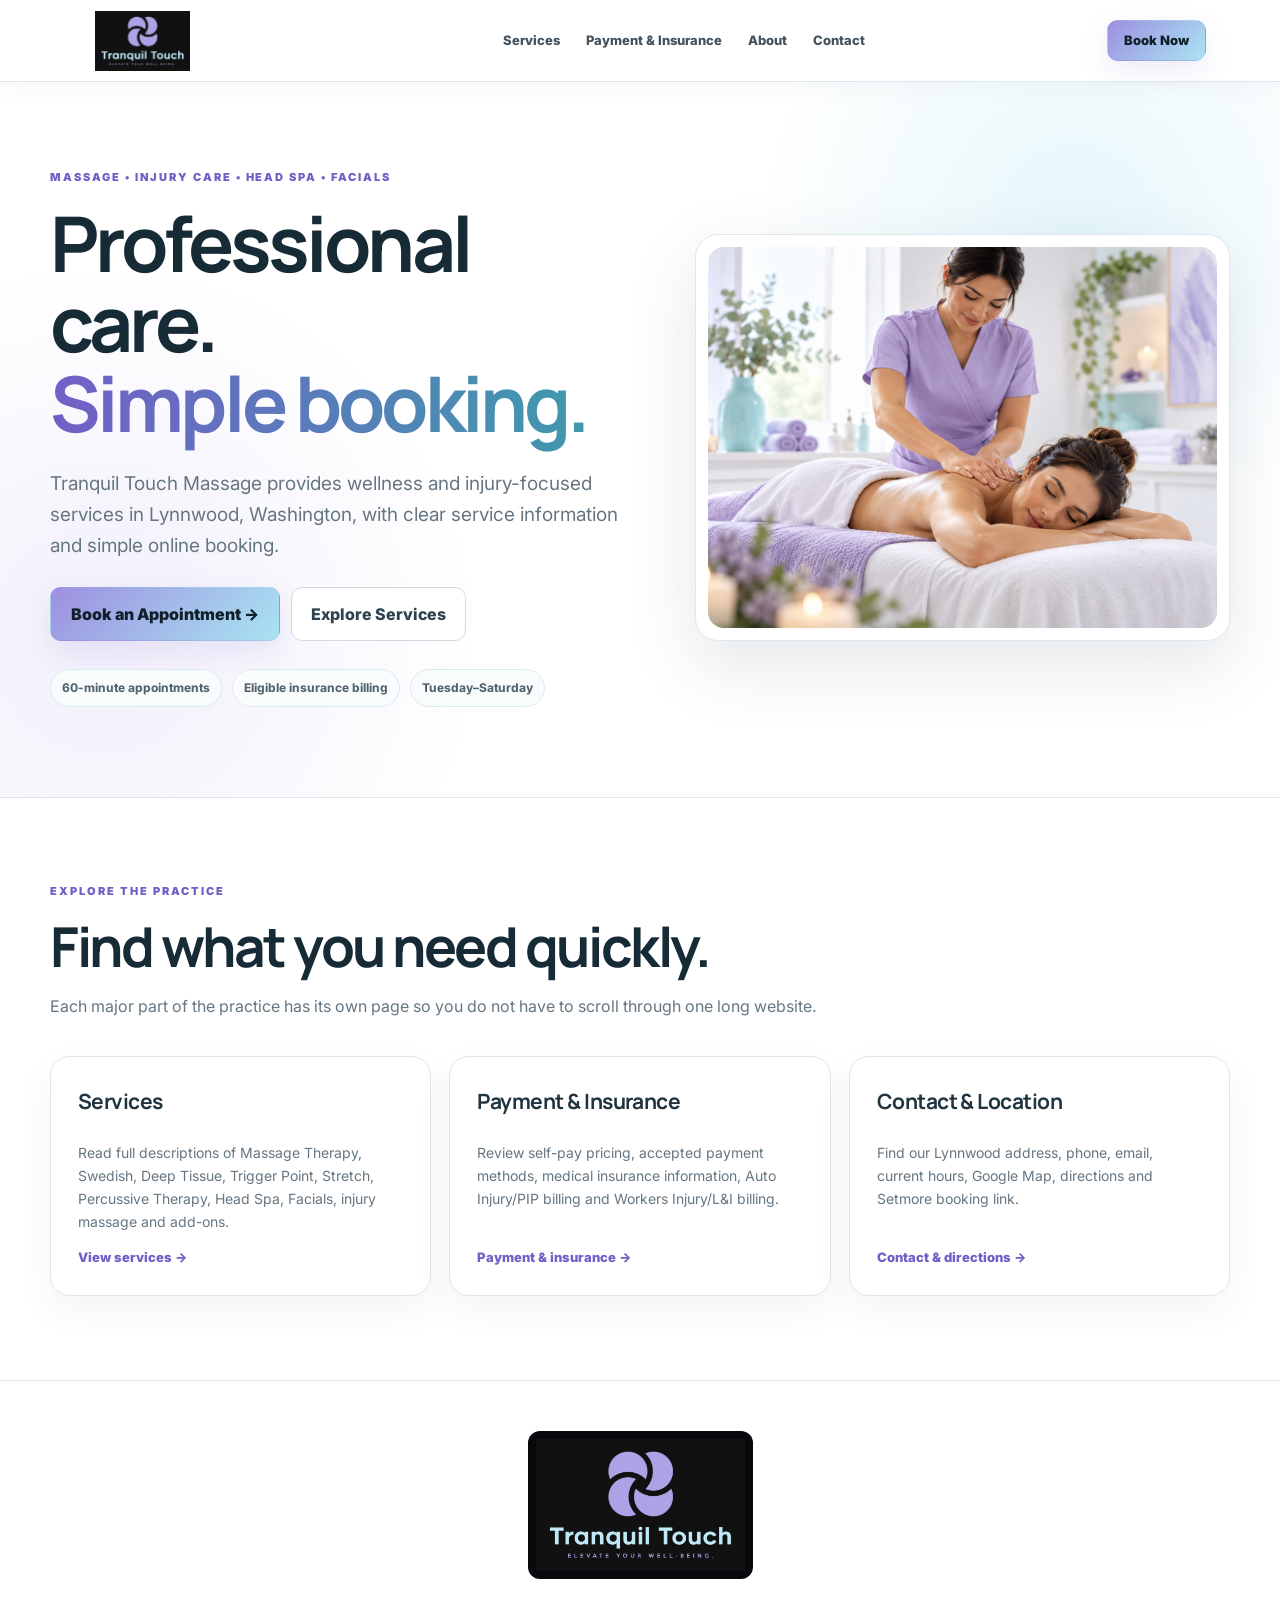
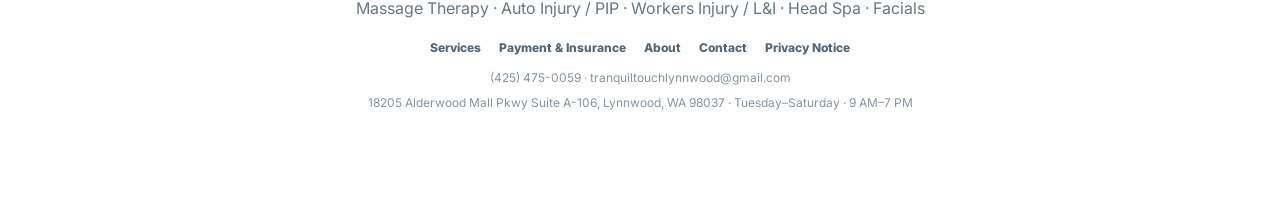
<file: index.html>
<!doctype html>
<html lang="en">
<head>
<meta charset="utf-8">
<meta name="viewport" content="width=device-width,initial-scale=1,viewport-fit=cover">
<title>Massage Therapy, Head Spa & Facials in Lynnwood, WA | Tranquil Touch</title>
<meta name="description" content="Tranquil Touch Massage in Lynnwood offers massage therapy, head spa treatments, facials, Auto Injury/PIP massage and Workers Injury/L&I massage.">
<meta name="robots" content="index,follow,max-image-preview:large,max-snippet:-1">
<meta name="theme-color" content="#ffffff">
<link rel="canonical" href="https://tranquiltouchlynnwood.com/">
<link rel="icon" href="favicon.png">
<link rel="preconnect" href="https://fonts.googleapis.com">
<link rel="preconnect" href="https://fonts.gstatic.com" crossorigin>
<link href="https://fonts.googleapis.com/css2?family=Inter:wght@400;500;600;700;800&family=Manrope:wght@600;700;800&display=swap" rel="stylesheet">
<link rel="stylesheet" href="styles.css">
<meta property="og:type" content="website">
<meta property="og:site_name" content="Tranquil Touch Massage">
<meta property="og:title" content="Massage Therapy, Head Spa & Facials in Lynnwood, WA | Tranquil Touch">
<meta property="og:description" content="Tranquil Touch Massage in Lynnwood offers massage therapy, head spa treatments, facials, Auto Injury/PIP massage and Workers Injury/L&I massage.">
<meta property="og:url" content="https://tranquiltouchlynnwood.com/">
<meta property="og:image" content="https://tranquiltouchlynnwood.com/massage-therapy-lynnwood.png">
<meta name="twitter:card" content="summary_large_image">
<meta name="twitter:title" content="Massage Therapy, Head Spa & Facials in Lynnwood, WA | Tranquil Touch">
<meta name="twitter:description" content="Tranquil Touch Massage in Lynnwood offers massage therapy, head spa treatments, facials, Auto Injury/PIP massage and Workers Injury/L&I massage.">
<meta name="twitter:image" content="https://tranquiltouchlynnwood.com/massage-therapy-lynnwood.png">
<script type="application/ld+json">
{
  "@context": "https://schema.org",
  "@graph": [
    {
      "@type": [
        "LocalBusiness",
        "HealthAndBeautyBusiness"
      ],
      "@id": "https://tranquiltouchlynnwood.com/#business",
      "name": "Tranquil Touch Massage",
      "url": "https://tranquiltouchlynnwood.com/",
      "telephone": "+14254750059",
      "email": "tranquiltouchlynnwood@gmail.com",
      "description": "Massage therapy, head spa, facials, auto injury/PIP massage and workers compensation/L&I massage in Lynnwood, Washington.",
      "logo": "https://tranquiltouchlynnwood.com/tranquil-touch-massage-lynnwood-logo.png",
      "image": "https://tranquiltouchlynnwood.com/massage-therapy-lynnwood.png",
      "priceRange": "$$",
      "address": {
        "@type": "PostalAddress",
        "streetAddress": "18205 Alderwood Mall Pkwy Suite A-106",
        "addressLocality": "Lynnwood",
        "addressRegion": "WA",
        "postalCode": "98037",
        "addressCountry": "US"
      },
      "openingHoursSpecification": [
        {
          "@type": "OpeningHoursSpecification",
          "dayOfWeek": [
            "Tuesday",
            "Wednesday",
            "Thursday",
            "Friday",
            "Saturday"
          ],
          "opens": "09:00",
          "closes": "19:00"
        }
      ]
    },
    {
      "@type": "WebSite",
      "@id": "https://tranquiltouchlynnwood.com/#website",
      "url": "https://tranquiltouchlynnwood.com/",
      "name": "Tranquil Touch Massage",
      "publisher": {
        "@id": "https://tranquiltouchlynnwood.com/#business"
      }
    }
  ]
}
</script>
</head>
<body>

<a class="skip-link" href="#main">Skip to content</a>
<header class="site-header">
  <a class="brand" href="index.html" aria-label="Tranquil Touch Massage home">
    <img src="tranquil-touch-massage-lynnwood-logo.png" width="768" height="484" alt="Tranquil Touch Massage logo">
  </a>
  <nav class="desktop-nav" aria-label="Main navigation"><a href="services.html">Services</a><a href="payment-insurance.html">Payment & Insurance</a><a href="about.html">About</a><a href="contact.html">Contact</a></nav>
  <a class="button button-small header-book" href="https://ttmassage.janeapp.com" target="_blank" rel="noopener">Book Now</a>
  <button class="menu" type="button" aria-label="Open navigation menu" aria-expanded="false"><span></span><span></span><span></span></button>
  <nav class="mobile-nav" aria-label="Mobile navigation"><a href="services.html">Services</a><a href="payment-insurance.html">Payment & Insurance</a><a href="about.html">About</a><a href="contact.html">Contact</a><a class="mobile-nav-book" href="https://ttmassage.janeapp.com" target="_blank" rel="noopener">Book Now</a></nav>
</header>

<main id="main">
<section class="hero">
  <div class="container hero-grid">
    <div class="reveal">
      <p class="eyebrow">MASSAGE • INJURY CARE • HEAD SPA • FACIALS</p>
      <h1>Professional care.<br><span>Simple booking.</span></h1>
      <p class="hero-lead">Tranquil Touch Massage provides wellness and injury-focused services in Lynnwood, Washington, with clear service information and simple online booking.</p>
      <div class="hero-actions"><a class="button" href="https://ttmassage.janeapp.com" target="_blank" rel="noopener">Book an Appointment →</a><a class="button-secondary" href="services.html">Explore Services</a></div>
      <div class="hero-trust"><span>60-minute appointments</span><span>Eligible insurance billing</span><span>Tuesday–Saturday</span></div>
    </div>
    <div class="hero-photo reveal">
      <img src="massage-therapy-lynnwood.png" alt="Massage therapy at Tranquil Touch Massage in Lynnwood Washington" decoding="async">
    </div>
  </div>
</section>
<section class="section">
  <div class="container">
    <div class="section-heading reveal"><p class="eyebrow">EXPLORE THE PRACTICE</p><h2>Find what you need quickly.</h2><p>Each major part of the practice has its own page so you do not have to scroll through one long website.</p></div>
    <div class="home-grid">
      <article class="home-card reveal"><h3>Services</h3><p>Read full descriptions of Massage Therapy, Swedish, Deep Tissue, Trigger Point, Stretch, Percussive Therapy, Head Spa, Facials, injury massage and add-ons.</p><a class="text-link" href="services.html">View services →</a></article>
      <article class="home-card reveal"><h3>Payment &amp; Insurance</h3><p>Review self-pay pricing, accepted payment methods, medical insurance information, Auto Injury/PIP billing and Workers Injury/L&amp;I billing.</p><a class="text-link" href="payment-insurance.html">Payment &amp; insurance →</a></article>
      <article class="home-card reveal"><h3>Contact &amp; Location</h3><p>Find our Lynnwood address, phone, email, current hours, Google Map, directions and Setmore booking link.</p><a class="text-link" href="contact.html">Contact &amp; directions →</a></article>
    </div>
  </div>
</section>
</main>

<footer class="footer">
  <div class="footer-logo"><img src="tranquil-touch-massage-lynnwood-logo.png" width="768" height="484" alt="Tranquil Touch Massage"></div>
  <p>Massage Therapy · Auto Injury / PIP · Workers Injury / L&amp;I · Head Spa · Facials</p>
  <nav class="footer-links" aria-label="Footer navigation"><a href="services.html">Services</a><a href="payment-insurance.html">Payment & Insurance</a><a href="about.html">About</a><a href="contact.html">Contact</a><a href="privacy.html">Privacy Notice</a></nav>
  <p class="footer-fine">(425) 475-0059 · tranquiltouchlynnwood@gmail.com</p>
  <p class="footer-fine">18205 Alderwood Mall Pkwy Suite A-106, Lynnwood, WA 98037 · Tuesday–Saturday · 9 AM–7 PM</p>
</footer>
<a class="mobile-book" href="https://ttmassage.janeapp.com" target="_blank" rel="noopener">Book Now</a>
<script src="script.js" defer></script>

</body></html>
</file>
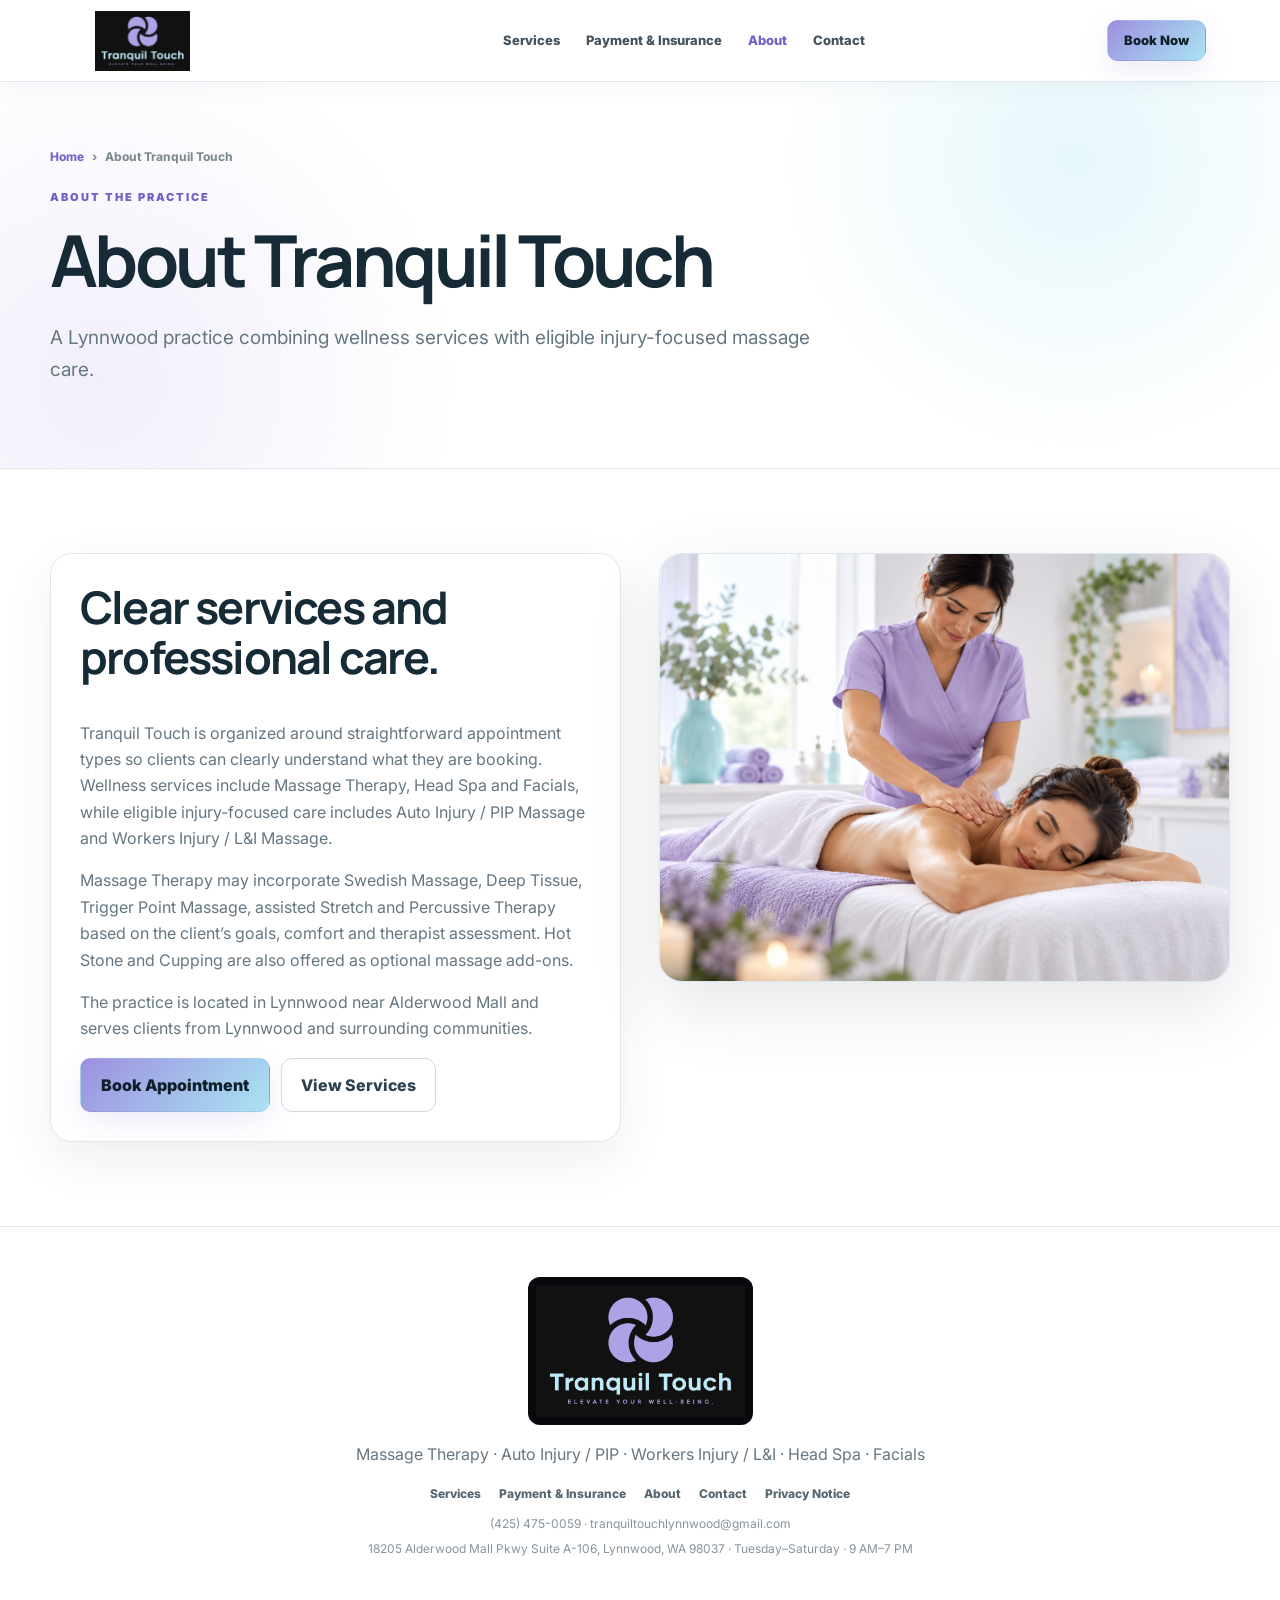
<file: about.html>
<!doctype html>
<html lang="en">
<head>
<meta charset="utf-8">
<meta name="viewport" content="width=device-width,initial-scale=1,viewport-fit=cover">
<title>About Tranquil Touch Massage | Lynnwood, WA</title>
<meta name="description" content="Learn about Tranquil Touch Massage in Lynnwood, offering Massage Therapy, Head Spa, Facials, injury-focused massage and multiple massage techniques.">
<meta name="robots" content="index,follow,max-image-preview:large,max-snippet:-1">
<meta name="theme-color" content="#ffffff">
<link rel="canonical" href="https://tranquiltouchlynnwood.com/about.html">
<link rel="icon" href="favicon.png">
<link rel="preconnect" href="https://fonts.googleapis.com">
<link rel="preconnect" href="https://fonts.gstatic.com" crossorigin>
<link href="https://fonts.googleapis.com/css2?family=Inter:wght@400;500;600;700;800&family=Manrope:wght@600;700;800&display=swap" rel="stylesheet">
<link rel="stylesheet" href="styles.css">
<meta property="og:type" content="website">
<meta property="og:site_name" content="Tranquil Touch Massage">
<meta property="og:title" content="About Tranquil Touch Massage | Lynnwood, WA">
<meta property="og:description" content="Learn about Tranquil Touch Massage in Lynnwood, offering Massage Therapy, Head Spa, Facials, injury-focused massage and multiple massage techniques.">
<meta property="og:url" content="https://tranquiltouchlynnwood.com/about.html">
<meta property="og:image" content="https://tranquiltouchlynnwood.com/massage-therapy-lynnwood.png">
<meta name="twitter:card" content="summary_large_image">
<meta name="twitter:title" content="About Tranquil Touch Massage | Lynnwood, WA">
<meta name="twitter:description" content="Learn about Tranquil Touch Massage in Lynnwood, offering Massage Therapy, Head Spa, Facials, injury-focused massage and multiple massage techniques.">
<meta name="twitter:image" content="https://tranquiltouchlynnwood.com/massage-therapy-lynnwood.png">
<script type="application/ld+json">
{
  "@context": "https://schema.org",
  "@type": "BreadcrumbList",
  "itemListElement": [
    {
      "@type": "ListItem",
      "position": 1,
      "name": "Home",
      "item": "https://tranquiltouchlynnwood.com/"
    },
    {
      "@type": "ListItem",
      "position": 2,
      "name": "About",
      "item": "https://tranquiltouchlynnwood.com/about.html"
    }
  ]
}
</script>
</head>
<body>
<a class="skip-link" href="#main">Skip to content</a>
<header class="site-header">
  <a class="brand" href="index.html" aria-label="Tranquil Touch Massage home">
    <img src="tranquil-touch-massage-lynnwood-logo.png" width="768" height="484" alt="Tranquil Touch Massage logo">
  </a>
  <nav class="desktop-nav" aria-label="Main navigation"><a href="services.html">Services</a><a href="payment-insurance.html">Payment & Insurance</a><a href="about.html" aria-current="page">About</a><a href="contact.html">Contact</a></nav>
  <a class="button button-small header-book" href="https://ttmassage.janeapp.com" target="_blank" rel="noopener">Book Now</a>
  <button class="menu" type="button" aria-label="Open navigation menu" aria-expanded="false"><span></span><span></span><span></span></button>
  <nav class="mobile-nav" aria-label="Mobile navigation"><a href="services.html">Services</a><a href="payment-insurance.html">Payment & Insurance</a><a href="about.html" aria-current="page">About</a><a href="contact.html">Contact</a><a class="mobile-nav-book" href="https://ttmassage.janeapp.com" target="_blank" rel="noopener">Book Now</a></nav>
</header>
<main id="main">
<section class="page-hero">
  <div class="container reveal">
    <nav class="breadcrumbs" aria-label="Breadcrumb"><a href="index.html">Home</a><span>›</span><span>About Tranquil Touch</span></nav>
    <p class="eyebrow">ABOUT THE PRACTICE</p>
    <h1>About Tranquil Touch</h1>
    <p class="page-lead">A Lynnwood practice combining wellness services with eligible injury-focused massage care.</p>
  </div>
</section>

<section class="section"><div class="container about-grid"><div class="about-card reveal"><h2>Clear services and professional care.</h2><p>Tranquil Touch is organized around straightforward appointment types so clients can clearly understand what they are booking. Wellness services include Massage Therapy, Head Spa and Facials, while eligible injury-focused care includes Auto Injury / PIP Massage and Workers Injury / L&amp;I Massage.</p><p>Massage Therapy may incorporate Swedish Massage, Deep Tissue, Trigger Point Massage, assisted Stretch and Percussive Therapy based on the client’s goals, comfort and therapist assessment. Hot Stone and Cupping are also offered as optional massage add-ons.</p><p>The practice is located in Lynnwood near Alderwood Mall and serves clients from Lynnwood and surrounding communities.</p><div class="hero-actions"><a class="button" href="https://ttmassage.janeapp.com" target="_blank" rel="noopener">Book Appointment</a><a class="button-secondary" href="services.html">View Services</a></div></div>
<div class="page-photo reveal"><img src="massage-therapy-lynnwood.png" alt="Massage therapy at Tranquil Touch Massage in Lynnwood" decoding="async" loading="lazy"></div></div></section></main>
<footer class="footer">
  <div class="footer-logo"><img src="tranquil-touch-massage-lynnwood-logo.png" width="768" height="484" alt="Tranquil Touch Massage"></div>
  <p>Massage Therapy · Auto Injury / PIP · Workers Injury / L&amp;I · Head Spa · Facials</p>
  <nav class="footer-links" aria-label="Footer navigation"><a href="services.html">Services</a><a href="payment-insurance.html">Payment & Insurance</a><a href="about.html">About</a><a href="contact.html">Contact</a><a href="privacy.html">Privacy Notice</a></nav>
  <p class="footer-fine">(425) 475-0059 · tranquiltouchlynnwood@gmail.com</p>
  <p class="footer-fine">18205 Alderwood Mall Pkwy Suite A-106, Lynnwood, WA 98037 · Tuesday–Saturday · 9 AM–7 PM</p>
</footer>
<a class="mobile-book" href="https://ttmassage.janeapp.com" target="_blank" rel="noopener">Book Now</a>
<script src="script.js" defer></script>
</body></html>
</file>
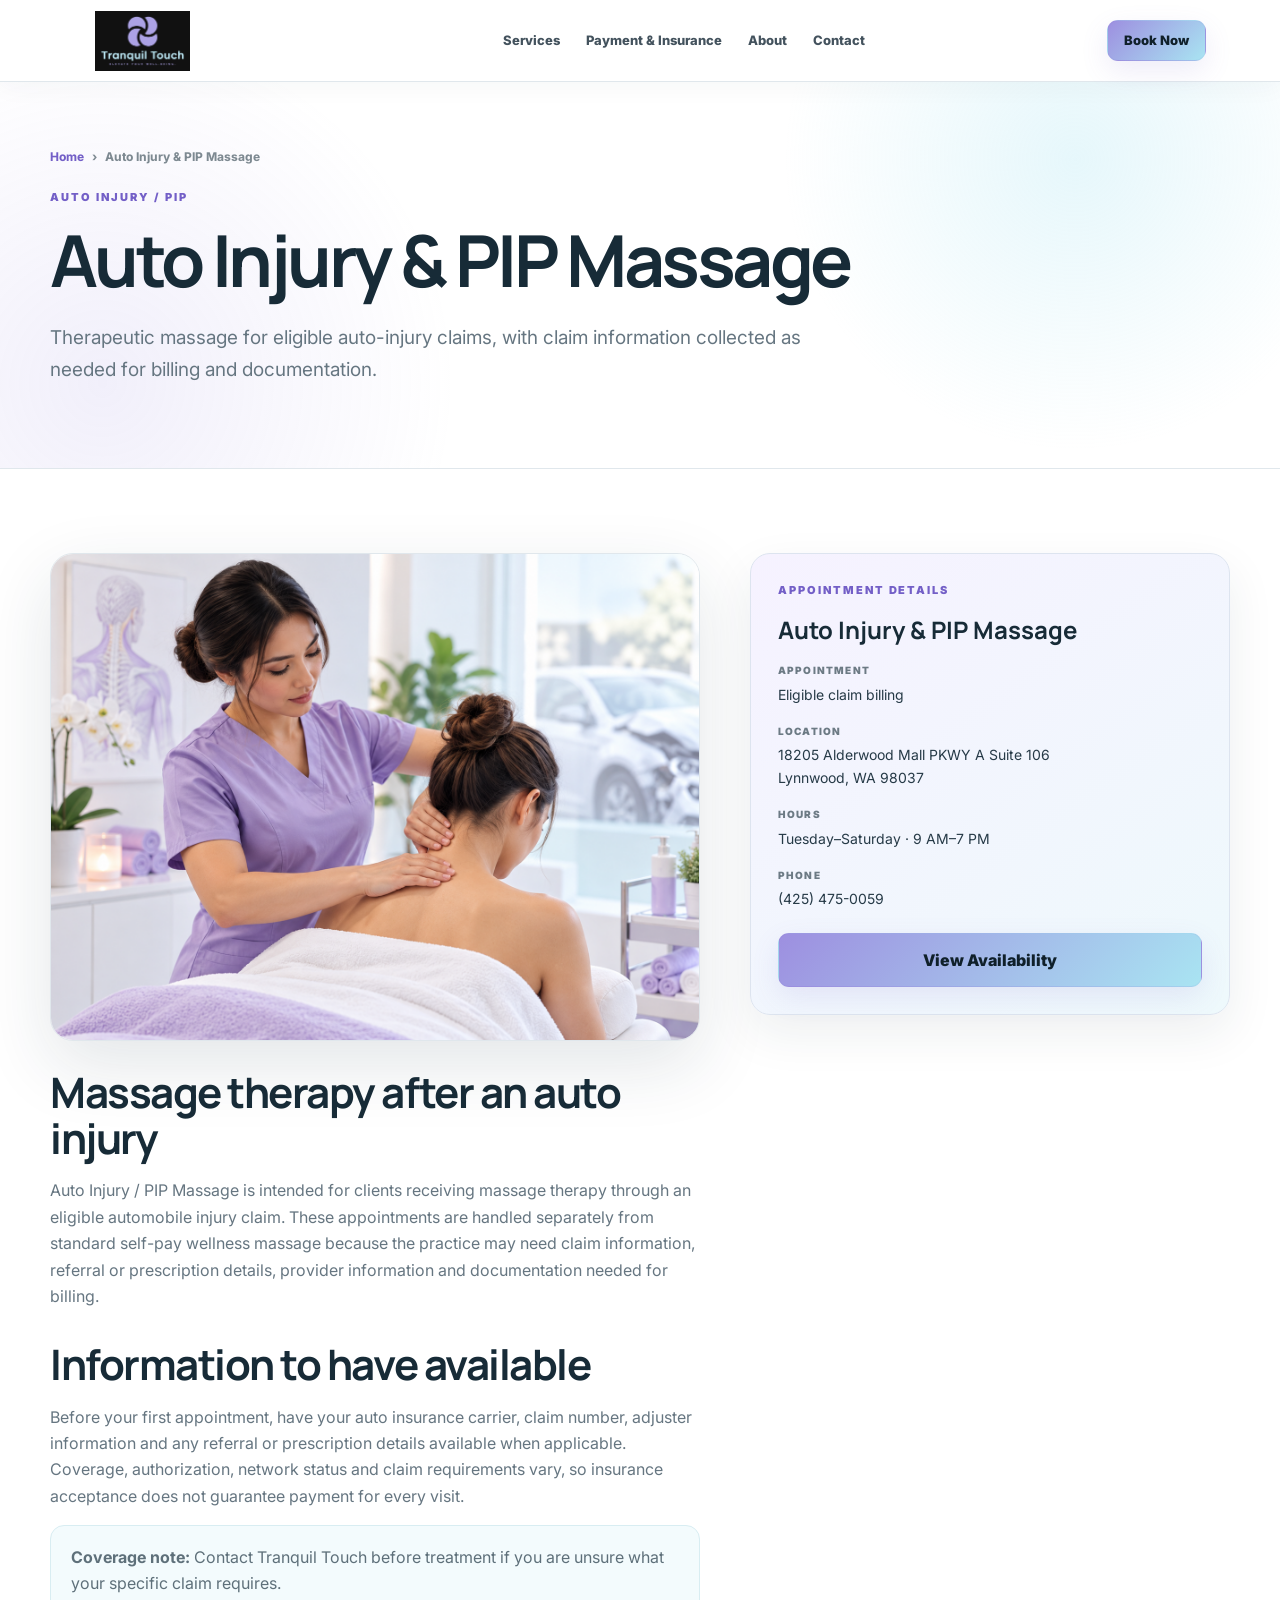
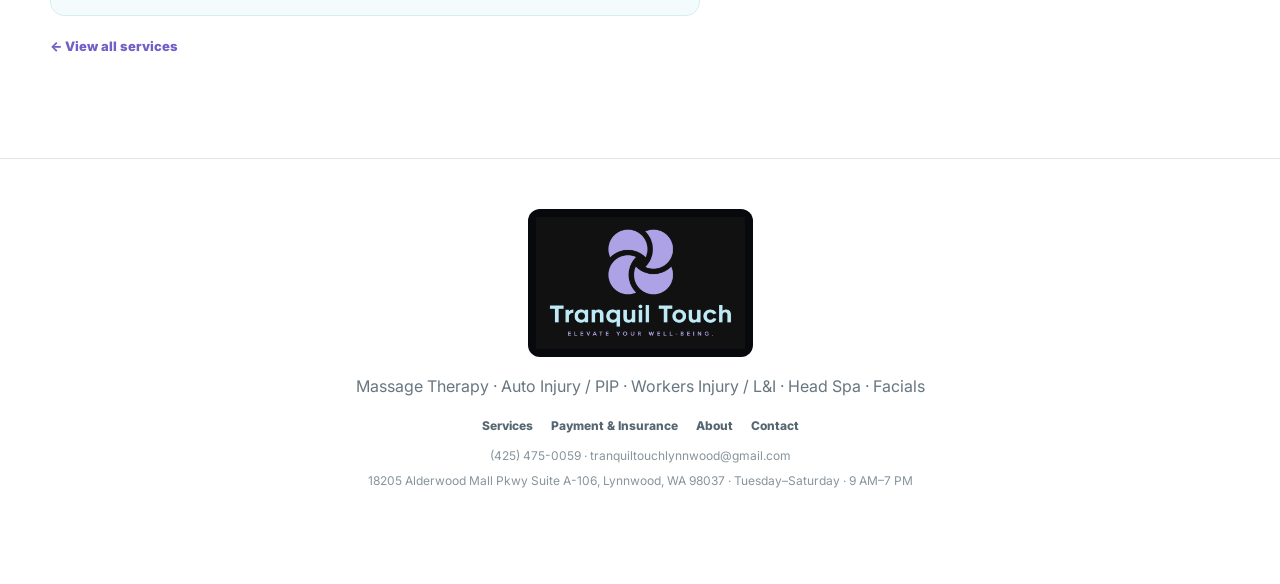
<file: auto-injury-massage.html>
<!doctype html>
<html lang="en">
<head>
<meta charset="utf-8">
<meta name="viewport" content="width=device-width,initial-scale=1,viewport-fit=cover">
<title>Auto Injury & PIP Massage in Lynnwood, WA | Tranquil Touch</title>
<meta name="description" content="Therapeutic massage for eligible auto-injury claims, with claim information collected as needed for billing and documentation.">
<meta name="robots" content="index,follow,max-image-preview:large,max-snippet:-1">
<meta name="theme-color" content="#ffffff">
<link rel="canonical" href="https://tranquiltouchlynnwood.com/auto-injury-massage.html">
<link rel="icon" href="favicon.png">
<link rel="preconnect" href="https://fonts.googleapis.com">
<link rel="preconnect" href="https://fonts.gstatic.com" crossorigin>
<link href="https://fonts.googleapis.com/css2?family=Inter:wght@400;500;600;700;800&family=Manrope:wght@600;700;800&display=swap" rel="stylesheet">
<link rel="stylesheet" href="styles.css">
<meta property="og:type" content="website">
<meta property="og:site_name" content="Tranquil Touch Massage">
<meta property="og:title" content="Auto Injury & PIP Massage in Lynnwood, WA | Tranquil Touch">
<meta property="og:description" content="Therapeutic massage for eligible auto-injury claims, with claim information collected as needed for billing and documentation.">
<meta property="og:url" content="https://tranquiltouchlynnwood.com/auto-injury-massage.html">
<meta property="og:image" content="https://tranquiltouchlynnwood.com/auto-injury-pip-massage-lynnwood.png">
<meta name="twitter:card" content="summary_large_image">
<meta name="twitter:title" content="Auto Injury & PIP Massage in Lynnwood, WA | Tranquil Touch">
<meta name="twitter:description" content="Therapeutic massage for eligible auto-injury claims, with claim information collected as needed for billing and documentation.">
<meta name="twitter:image" content="https://tranquiltouchlynnwood.com/auto-injury-pip-massage-lynnwood.png">
<script type="application/ld+json">
{
  "@context": "https://schema.org",
  "@type": "BreadcrumbList",
  "itemListElement": [
    {
      "@type": "ListItem",
      "position": 1,
      "name": "Home",
      "item": "https://tranquiltouchlynnwood.com/"
    },
    {
      "@type": "ListItem",
      "position": 2,
      "name": "Auto Injury & PIP Massage",
      "item": "https://tranquiltouchlynnwood.com/auto-injury-massage.html"
    }
  ]
}
</script>
</head>
<body>
<a class="skip-link" href="#main">Skip to content</a>
<header class="site-header">
  <a class="brand" href="index.html" aria-label="Tranquil Touch Massage home">
    <img src="tranquil-touch-massage-lynnwood-logo.png" width="768" height="484" alt="Tranquil Touch Massage logo">
  </a>
  <nav class="desktop-nav" aria-label="Main navigation"><a href="services.html">Services</a><a href="payment-insurance.html">Payment & Insurance</a><a href="about.html">About</a><a href="contact.html">Contact</a></nav>
  <a class="button button-small header-book" href="https://ttmassage.janeapp.com" target="_blank" rel="noopener">Book Now</a>
  <button class="menu" type="button" aria-label="Open navigation menu" aria-expanded="false"><span></span><span></span><span></span></button>
  <nav class="mobile-nav" aria-label="Mobile navigation"><a href="services.html">Services</a><a href="payment-insurance.html">Payment & Insurance</a><a href="about.html">About</a><a href="contact.html">Contact</a><a class="mobile-nav-book" href="https://ttmassage.janeapp.com" target="_blank" rel="noopener">Book Now</a></nav>
</header>
<main id="main">
<section class="page-hero">
  <div class="container reveal">
    <nav class="breadcrumbs" aria-label="Breadcrumb"><a href="index.html">Home</a><span>›</span><span>Auto Injury & PIP Massage</span></nav>
    <p class="eyebrow">AUTO INJURY / PIP</p>
    <h1>Auto Injury & PIP Massage</h1>
    <p class="page-lead">Therapeutic massage for eligible auto-injury claims, with claim information collected as needed for billing and documentation.</p>
  </div>
</section>

<section class="section"><div class="container detail-grid"><article class="content reveal"><div class="page-photo" style="margin-bottom:28px"><img src="auto-injury-pip-massage-lynnwood.png" alt="Auto Injury & PIP Massage at Tranquil Touch Massage in Lynnwood" decoding="async" loading="lazy"></div><h2>Massage therapy after an auto injury</h2><p>Auto Injury / PIP Massage is intended for clients receiving massage therapy through an eligible automobile injury claim. These appointments are handled separately from standard self-pay wellness massage because the practice may need claim information, referral or prescription details, provider information and documentation needed for billing.</p><h2>Information to have available</h2><p>Before your first appointment, have your auto insurance carrier, claim number, adjuster information and any referral or prescription details available when applicable. Coverage, authorization, network status and claim requirements vary, so insurance acceptance does not guarantee payment for every visit.</p><div class='notice'><strong>Coverage note:</strong> Contact Tranquil Touch before treatment if you are unsure what your specific claim requires.</div><p><a class="text-link" href="services.html">← View all services</a></p></article>
<aside class="side-card reveal"><p class="eyebrow">APPOINTMENT DETAILS</p><h2>Auto Injury & PIP Massage</h2><dl><dt>Appointment</dt><dd>Eligible claim billing</dd><dt>Location</dt><dd>18205 Alderwood Mall PKWY A Suite 106<br>Lynnwood, WA 98037</dd><dt>Hours</dt><dd>Tuesday–Saturday · 9 AM–7 PM</dd><dt>Phone</dt><dd>(425) 475-0059</dd></dl><a class="button" href="https://ttmassage.janeapp.com" target="_blank" rel="noopener">View Availability</a></aside></div></section>
</main>
<footer class="footer">
  <div class="footer-logo"><img src="tranquil-touch-massage-lynnwood-logo.png" width="768" height="484" alt="Tranquil Touch Massage"></div>
  <p>Massage Therapy · Auto Injury / PIP · Workers Injury / L&amp;I · Head Spa · Facials</p>
  <nav class="footer-links" aria-label="Footer navigation"><a href="services.html">Services</a><a href="payment-insurance.html">Payment & Insurance</a><a href="about.html">About</a><a href="contact.html">Contact</a></nav>
  <p class="footer-fine">(425) 475-0059 · tranquiltouchlynnwood@gmail.com</p>
  <p class="footer-fine">18205 Alderwood Mall Pkwy Suite A-106, Lynnwood, WA 98037 · Tuesday–Saturday · 9 AM–7 PM</p>
</footer>
<a class="mobile-book" href="https://ttmassage.janeapp.com" target="_blank" rel="noopener">Book Now</a>
<script src="script.js" defer></script>
</body></html>
</file>
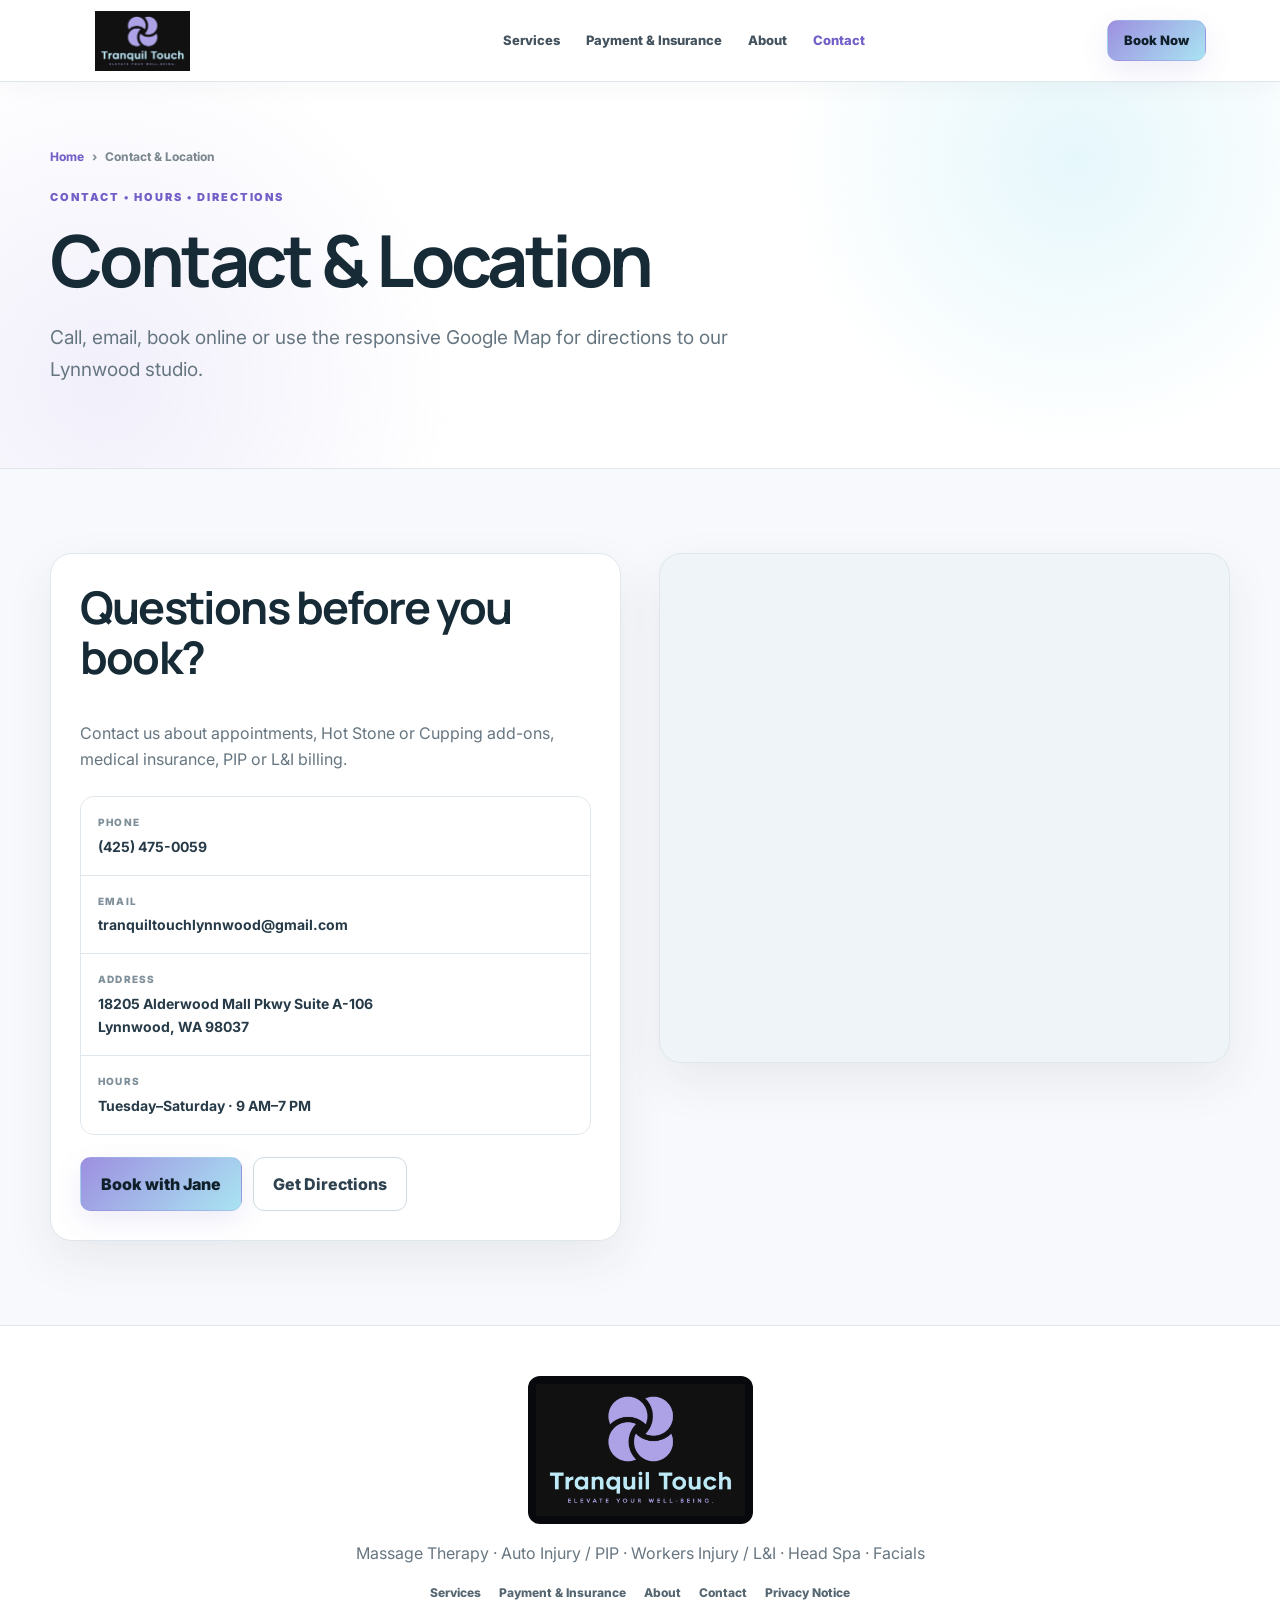
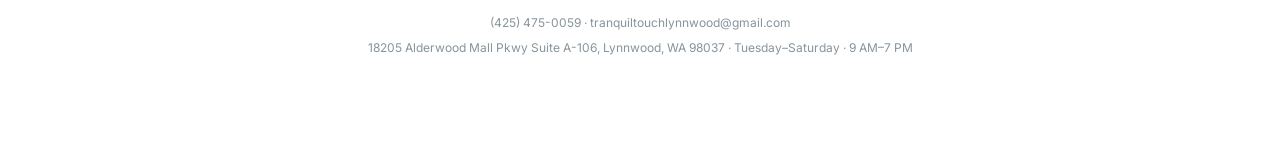
<file: contact.html>
<!doctype html>
<html lang="en">
<head>
<meta charset="utf-8">
<meta name="viewport" content="width=device-width,initial-scale=1,viewport-fit=cover">
<title>Contact Tranquil Touch Massage | Lynnwood, WA</title>
<meta name="description" content="Contact Tranquil Touch Massage for appointments, Hot Stone or Cupping add-ons, insurance questions, PIP, L&I, hours, address and directions.">
<meta name="robots" content="index,follow,max-image-preview:large,max-snippet:-1">
<meta name="theme-color" content="#ffffff">
<link rel="canonical" href="https://tranquiltouchlynnwood.com/contact.html">
<link rel="icon" href="favicon.png">
<link rel="preconnect" href="https://fonts.googleapis.com">
<link rel="preconnect" href="https://fonts.gstatic.com" crossorigin>
<link href="https://fonts.googleapis.com/css2?family=Inter:wght@400;500;600;700;800&family=Manrope:wght@600;700;800&display=swap" rel="stylesheet">
<link rel="stylesheet" href="styles.css">
<meta property="og:type" content="website">
<meta property="og:site_name" content="Tranquil Touch Massage">
<meta property="og:title" content="Contact Tranquil Touch Massage | Lynnwood, WA">
<meta property="og:description" content="Contact Tranquil Touch Massage for appointments, Hot Stone or Cupping add-ons, insurance questions, PIP, L&I, hours, address and directions.">
<meta property="og:url" content="https://tranquiltouchlynnwood.com/contact.html">
<meta property="og:image" content="https://tranquiltouchlynnwood.com/tranquil-touch-massage-lynnwood-logo.png">
<meta name="twitter:card" content="summary_large_image">
<meta name="twitter:title" content="Contact Tranquil Touch Massage | Lynnwood, WA">
<meta name="twitter:description" content="Contact Tranquil Touch Massage for appointments, Hot Stone or Cupping add-ons, insurance questions, PIP, L&I, hours, address and directions.">
<meta name="twitter:image" content="https://tranquiltouchlynnwood.com/tranquil-touch-massage-lynnwood-logo.png">
<script type="application/ld+json">
{
  "@context": "https://schema.org",
  "@type": "BreadcrumbList",
  "itemListElement": [
    {
      "@type": "ListItem",
      "position": 1,
      "name": "Home",
      "item": "https://tranquiltouchlynnwood.com/"
    },
    {
      "@type": "ListItem",
      "position": 2,
      "name": "Contact",
      "item": "https://tranquiltouchlynnwood.com/contact.html"
    }
  ]
}
</script>
</head>
<body>
<a class="skip-link" href="#main">Skip to content</a>
<header class="site-header">
  <a class="brand" href="index.html" aria-label="Tranquil Touch Massage home">
    <img src="tranquil-touch-massage-lynnwood-logo.png" width="768" height="484" alt="Tranquil Touch Massage logo">
  </a>
  <nav class="desktop-nav" aria-label="Main navigation"><a href="services.html">Services</a><a href="payment-insurance.html">Payment & Insurance</a><a href="about.html">About</a><a href="contact.html" aria-current="page">Contact</a></nav>
  <a class="button button-small header-book" href="https://ttmassage.janeapp.com" target="_blank" rel="noopener">Book Now</a>
  <button class="menu" type="button" aria-label="Open navigation menu" aria-expanded="false"><span></span><span></span><span></span></button>
  <nav class="mobile-nav" aria-label="Mobile navigation"><a href="services.html">Services</a><a href="payment-insurance.html">Payment & Insurance</a><a href="about.html">About</a><a href="contact.html" aria-current="page">Contact</a><a class="mobile-nav-book" href="https://ttmassage.janeapp.com" target="_blank" rel="noopener">Book Now</a></nav>
</header>
<main id="main">
<section class="page-hero">
  <div class="container reveal">
    <nav class="breadcrumbs" aria-label="Breadcrumb"><a href="index.html">Home</a><span>›</span><span>Contact & Location</span></nav>
    <p class="eyebrow">CONTACT • HOURS • DIRECTIONS</p>
    <h1>Contact & Location</h1>
    <p class="page-lead">Call, email, book online or use the responsive Google Map for directions to our Lynnwood studio.</p>
  </div>
</section>

<section class="section section-soft"><div class="container contact-grid">
<div class="contact-card reveal"><h2>Questions before you book?</h2><p>Contact us about appointments, Hot Stone or Cupping add-ons, medical insurance, PIP or L&amp;I billing.</p><div class="contact-list"><a href="tel:+14254750059"><span>Phone</span><strong>(425) 475-0059</strong></a><a href="mailto:tranquiltouchlynnwood@gmail.com"><span>Email</span><strong>tranquiltouchlynnwood@gmail.com</strong></a><div><span>Address</span><strong>18205 Alderwood Mall Pkwy Suite A-106<br>Lynnwood, WA 98037</strong></div><div><span>Hours</span><strong>Tuesday–Saturday · 9 AM–7 PM</strong></div></div><div class="hero-actions" style="margin-top:22px"><a class="button" href="https://ttmassage.janeapp.com" target="_blank" rel="noopener">Book with Jane</a><a class="button-secondary" href="https://www.google.com/maps/dir/?api=1&destination=18205+Alderwood+Mall+PKWY+A+Suite+106+Lynnwood+WA+98037" target="_blank" rel="noopener">Get Directions</a></div></div>
<div class="map-wrap reveal">
<iframe
  src="https://www.google.com/maps?q=18205+Alderwood+Mall+Pkwy+Suite+A-106,+Lynnwood,+WA+98037&output=embed"
  title="Tranquil Touch Massage Therapy - 18205 Alderwood Mall Pkwy Suite A-106, Lynnwood, WA 98037"
  loading="lazy"
  allowfullscreen
  referrerpolicy="no-referrer-when-downgrade">
</iframe>
</div>
</div></section></main>
<footer class="footer">
  <div class="footer-logo"><img src="tranquil-touch-massage-lynnwood-logo.png" width="768" height="484" alt="Tranquil Touch Massage"></div>
  <p>Massage Therapy · Auto Injury / PIP · Workers Injury / L&amp;I · Head Spa · Facials</p>
  <nav class="footer-links" aria-label="Footer navigation"><a href="services.html">Services</a><a href="payment-insurance.html">Payment & Insurance</a><a href="about.html">About</a><a href="contact.html">Contact</a><a href="privacy.html">Privacy Notice</a></nav>
  <p class="footer-fine">(425) 475-0059 · tranquiltouchlynnwood@gmail.com</p>
  <p class="footer-fine">18205 Alderwood Mall Pkwy Suite A-106, Lynnwood, WA 98037 · Tuesday–Saturday · 9 AM–7 PM</p>
</footer>
<a class="mobile-book" href="https://ttmassage.janeapp.com" target="_blank" rel="noopener">Book Now</a>
<script src="script.js" defer></script>
</body></html>
</file>
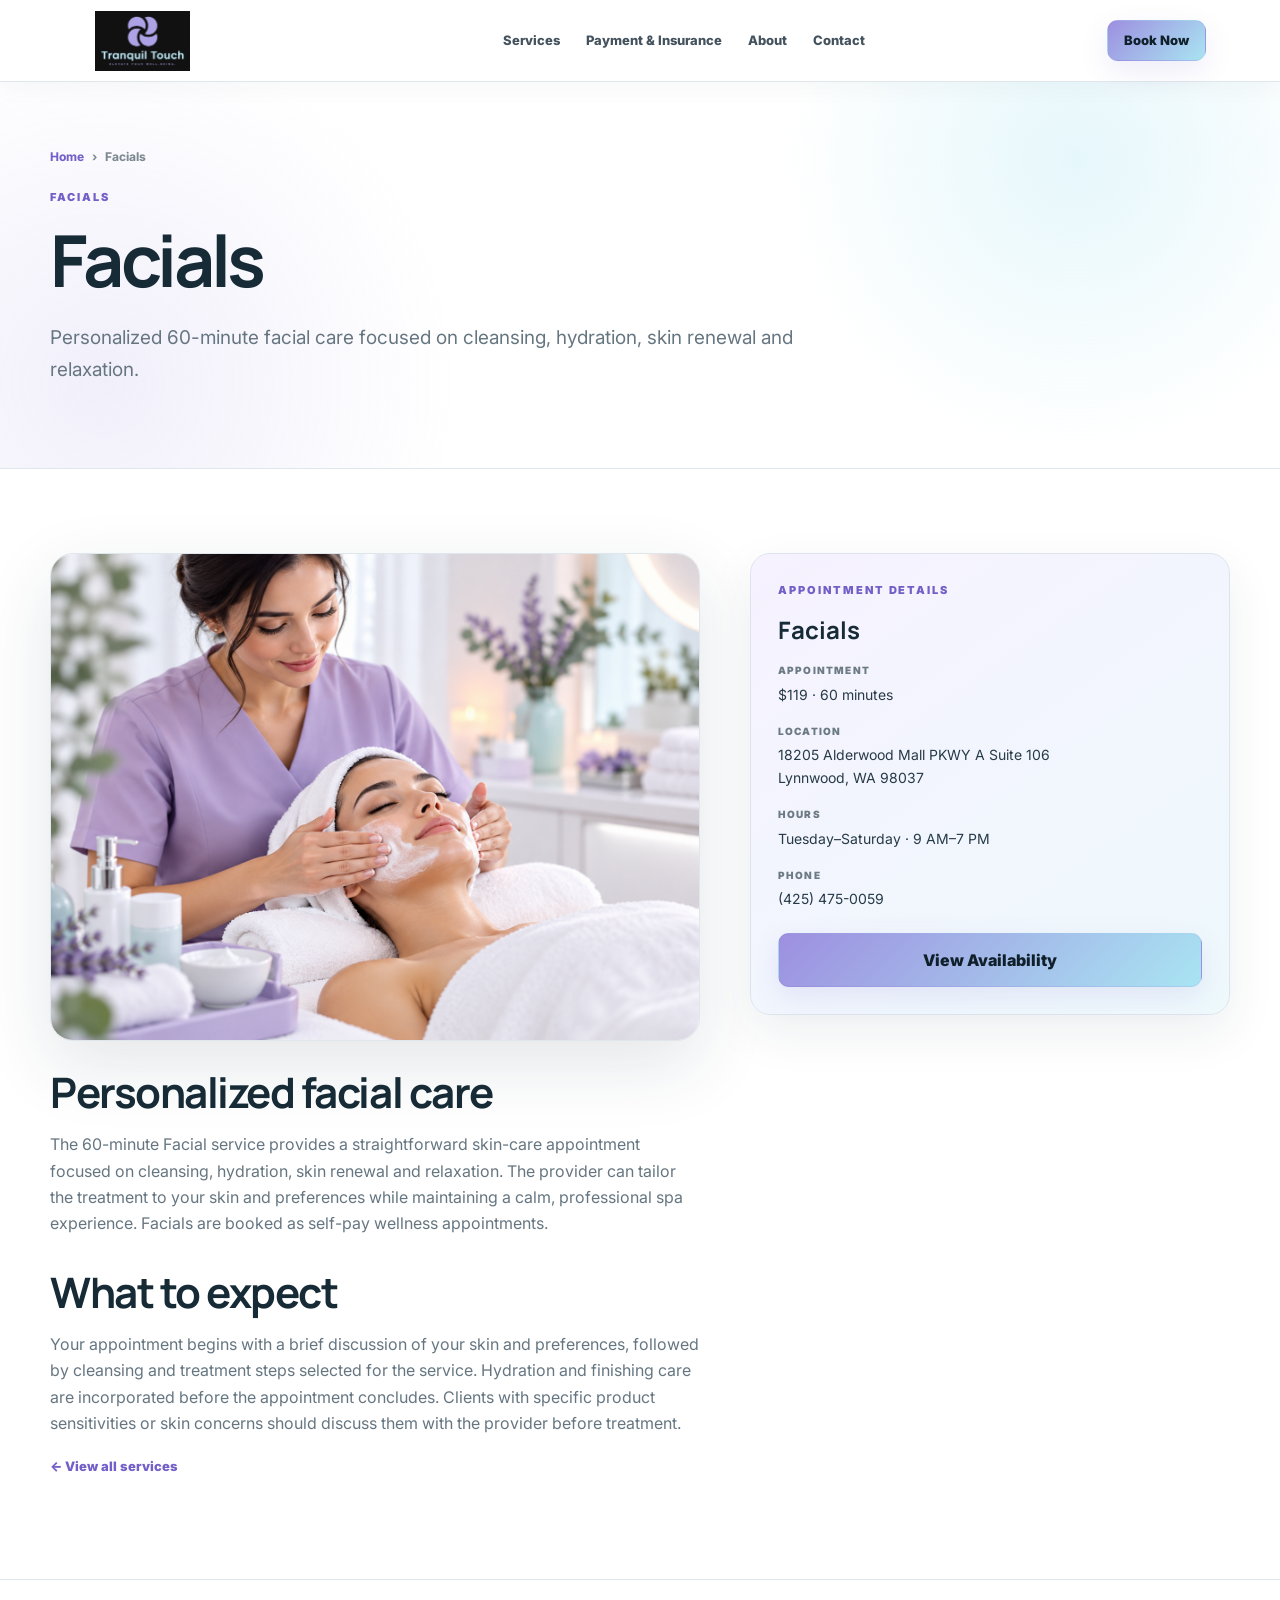
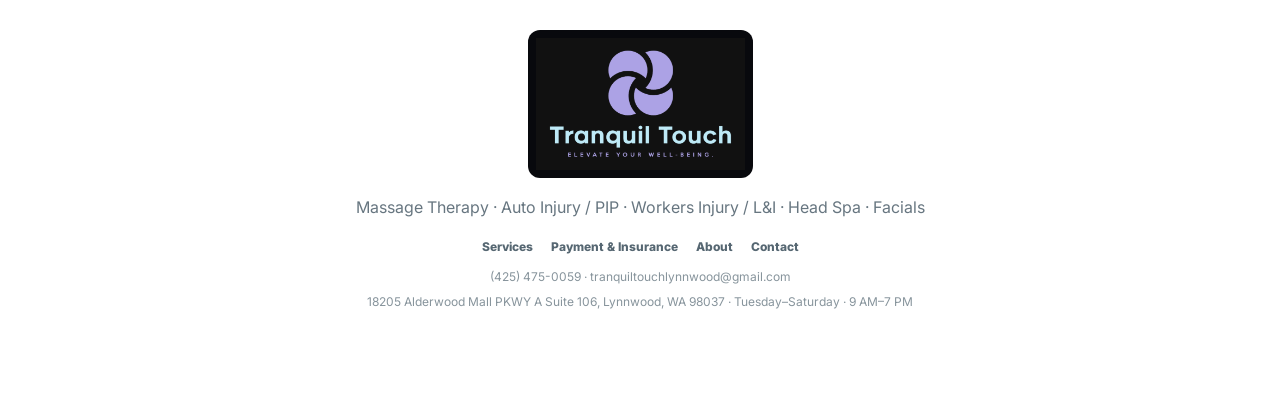
<file: facials.html>
<!doctype html>
<html lang="en">
<head>
<meta charset="utf-8">
<meta name="viewport" content="width=device-width,initial-scale=1,viewport-fit=cover">
<title>Facials in Lynnwood, WA | Tranquil Touch</title>
<meta name="description" content="Personalized 60-minute facial care focused on cleansing, hydration, skin renewal and relaxation.">
<meta name="robots" content="index,follow,max-image-preview:large,max-snippet:-1">
<meta name="theme-color" content="#ffffff">
<link rel="canonical" href="https://tranquiltouchlynnwood.com/facials.html">
<link rel="icon" href="favicon.png">
<link rel="preconnect" href="https://fonts.googleapis.com">
<link rel="preconnect" href="https://fonts.gstatic.com" crossorigin>
<link href="https://fonts.googleapis.com/css2?family=Inter:wght@400;500;600;700;800&family=Manrope:wght@600;700;800&display=swap" rel="stylesheet">
<link rel="stylesheet" href="styles.css">
<meta property="og:type" content="website">
<meta property="og:site_name" content="Tranquil Touch Massage">
<meta property="og:title" content="Facials in Lynnwood, WA | Tranquil Touch">
<meta property="og:description" content="Personalized 60-minute facial care focused on cleansing, hydration, skin renewal and relaxation.">
<meta property="og:url" content="https://tranquiltouchlynnwood.com/facials.html">
<meta property="og:image" content="https://tranquiltouchlynnwood.com/facial-treatment-lynnwood.png">
<meta name="twitter:card" content="summary_large_image">
<meta name="twitter:title" content="Facials in Lynnwood, WA | Tranquil Touch">
<meta name="twitter:description" content="Personalized 60-minute facial care focused on cleansing, hydration, skin renewal and relaxation.">
<meta name="twitter:image" content="https://tranquiltouchlynnwood.com/facial-treatment-lynnwood.png">
<script type="application/ld+json">
{
  "@context": "https://schema.org",
  "@type": "BreadcrumbList",
  "itemListElement": [
    {
      "@type": "ListItem",
      "position": 1,
      "name": "Home",
      "item": "https://tranquiltouchlynnwood.com/"
    },
    {
      "@type": "ListItem",
      "position": 2,
      "name": "Facials",
      "item": "https://tranquiltouchlynnwood.com/facials.html"
    }
  ]
}
</script>
</head>
<body>
<a class="skip-link" href="#main">Skip to content</a>
<header class="site-header">
  <a class="brand" href="index.html" aria-label="Tranquil Touch Massage home">
    <img src="tranquil-touch-massage-lynnwood-logo.png" width="768" height="484" alt="Tranquil Touch Massage logo">
  </a>
  <nav class="desktop-nav" aria-label="Main navigation"><a href="services.html">Services</a><a href="payment-insurance.html">Payment & Insurance</a><a href="about.html">About</a><a href="contact.html">Contact</a></nav>
  <a class="button button-small header-book" href="https://ttmassage.janeapp.com" target="_blank" rel="noopener">Book Now</a>
  <button class="menu" type="button" aria-label="Open navigation menu" aria-expanded="false"><span></span><span></span><span></span></button>
  <nav class="mobile-nav" aria-label="Mobile navigation"><a href="services.html">Services</a><a href="payment-insurance.html">Payment & Insurance</a><a href="about.html">About</a><a href="contact.html">Contact</a><a class="mobile-nav-book" href="https://ttmassage.janeapp.com" target="_blank" rel="noopener">Book Now</a></nav>
</header>
<main id="main">
<section class="page-hero">
  <div class="container reveal">
    <nav class="breadcrumbs" aria-label="Breadcrumb"><a href="index.html">Home</a><span>›</span><span>Facials</span></nav>
    <p class="eyebrow">FACIALS</p>
    <h1>Facials</h1>
    <p class="page-lead">Personalized 60-minute facial care focused on cleansing, hydration, skin renewal and relaxation.</p>
  </div>
</section>

<section class="section"><div class="container detail-grid"><article class="content reveal"><div class="page-photo" style="margin-bottom:28px"><img src="facial-treatment-lynnwood.png" alt="Facials at Tranquil Touch Massage in Lynnwood" decoding="async" loading="lazy"></div><h2>Personalized facial care</h2><p>The 60-minute Facial service provides a straightforward skin-care appointment focused on cleansing, hydration, skin renewal and relaxation. The provider can tailor the treatment to your skin and preferences while maintaining a calm, professional spa experience. Facials are booked as self-pay wellness appointments.</p><h2>What to expect</h2><p>Your appointment begins with a brief discussion of your skin and preferences, followed by cleansing and treatment steps selected for the service. Hydration and finishing care are incorporated before the appointment concludes. Clients with specific product sensitivities or skin concerns should discuss them with the provider before treatment.</p><p><a class="text-link" href="services.html">← View all services</a></p></article>
<aside class="side-card reveal"><p class="eyebrow">APPOINTMENT DETAILS</p><h2>Facials</h2><dl><dt>Appointment</dt><dd>$119 · 60 minutes</dd><dt>Location</dt><dd>18205 Alderwood Mall PKWY A Suite 106<br>Lynnwood, WA 98037</dd><dt>Hours</dt><dd>Tuesday–Saturday · 9 AM–7 PM</dd><dt>Phone</dt><dd>(425) 475-0059</dd></dl><a class="button" href="https://ttmassage.janeapp.com" target="_blank" rel="noopener">View Availability</a></aside></div></section>
</main>
<footer class="footer">
  <div class="footer-logo"><img src="tranquil-touch-massage-lynnwood-logo.png" width="768" height="484" alt="Tranquil Touch Massage"></div>
  <p>Massage Therapy · Auto Injury / PIP · Workers Injury / L&amp;I · Head Spa · Facials</p>
  <nav class="footer-links" aria-label="Footer navigation"><a href="services.html">Services</a><a href="payment-insurance.html">Payment & Insurance</a><a href="about.html">About</a><a href="contact.html">Contact</a></nav>
  <p class="footer-fine">(425) 475-0059 · tranquiltouchlynnwood@gmail.com</p>
  <p class="footer-fine">18205 Alderwood Mall PKWY A Suite 106, Lynnwood, WA 98037 · Tuesday–Saturday · 9 AM–7 PM</p>
</footer>
<a class="mobile-book" href="https://ttmassage.janeapp.com" target="_blank" rel="noopener">Book Now</a>
<script src="script.js" defer></script>
</body></html>
</file>
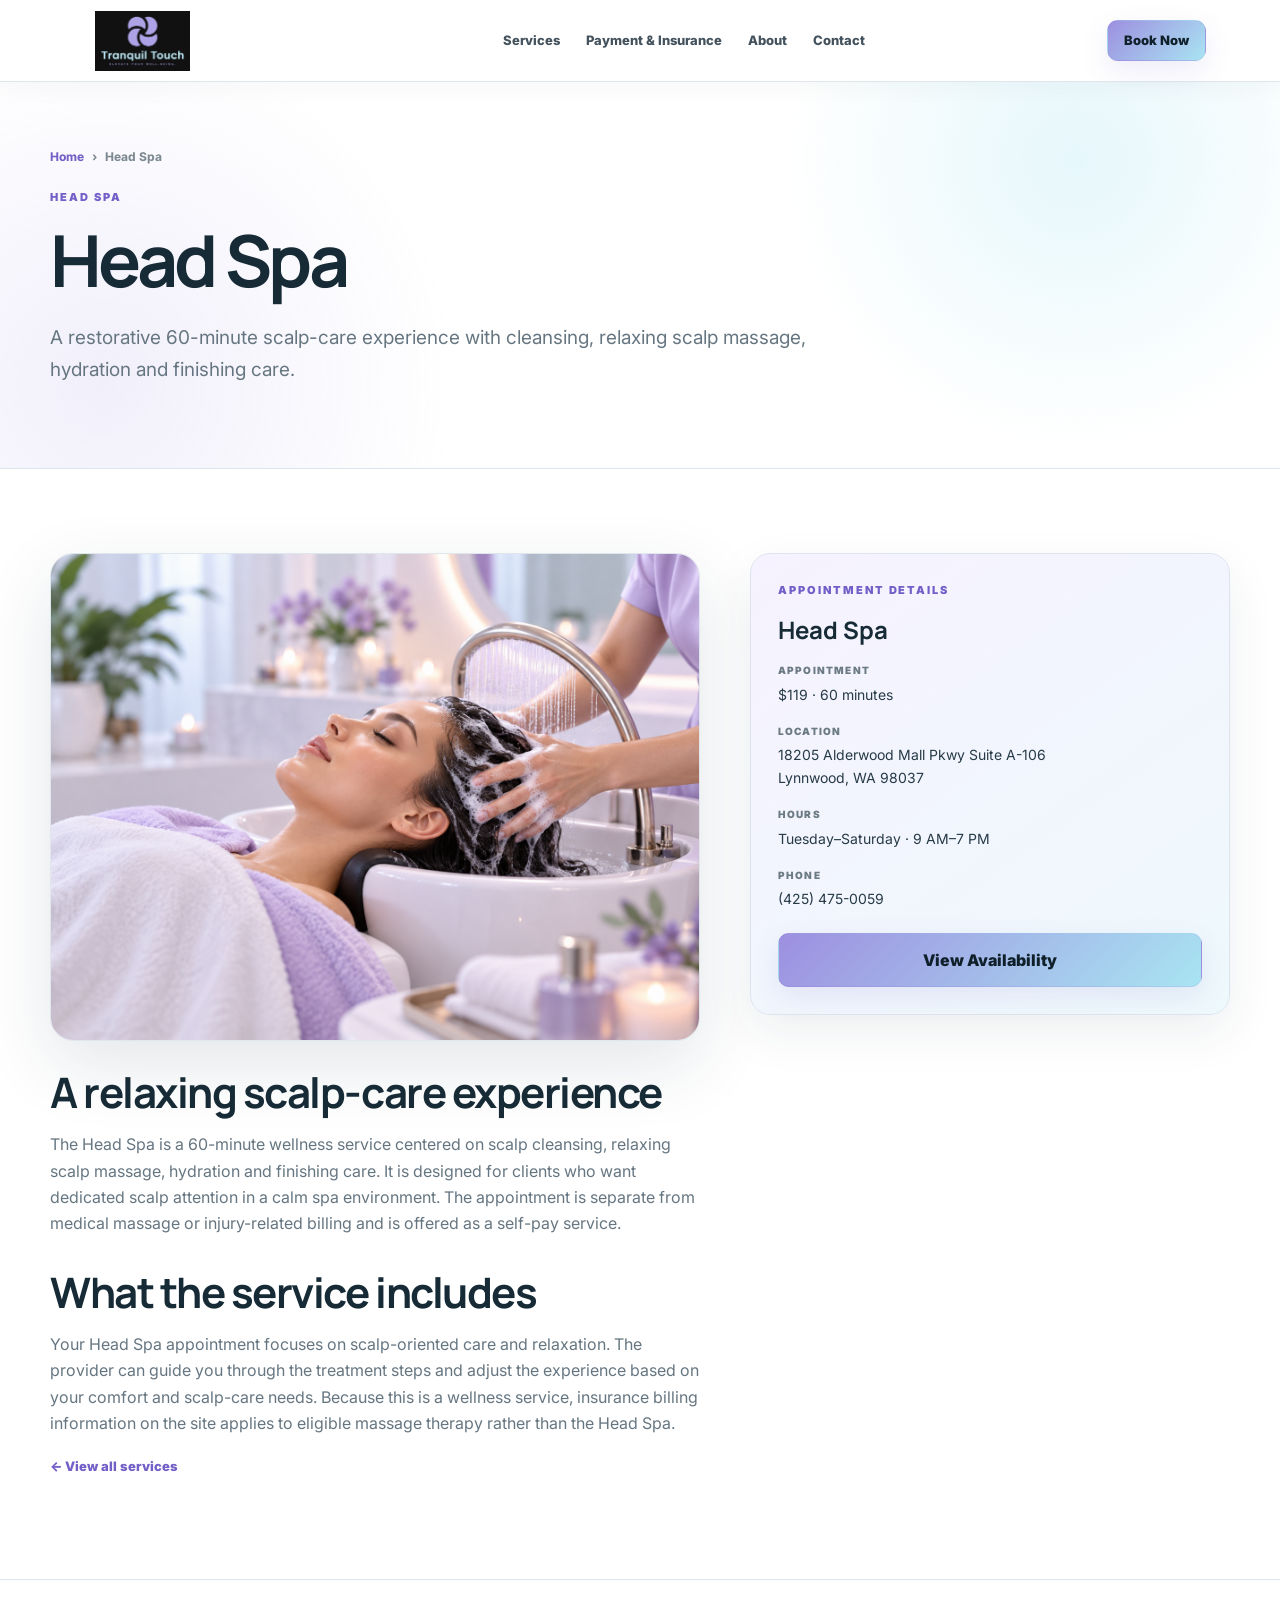
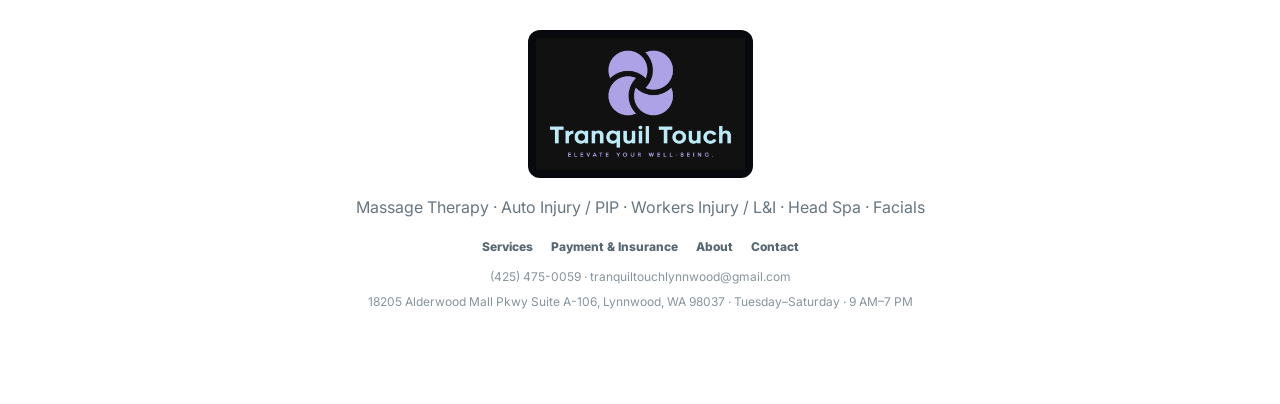
<file: head-spa.html>
<!doctype html>
<html lang="en">
<head>
<meta charset="utf-8">
<meta name="viewport" content="width=device-width,initial-scale=1,viewport-fit=cover">
<title>Head Spa in Lynnwood, WA | Tranquil Touch</title>
<meta name="description" content="A restorative 60-minute scalp-care experience with cleansing, relaxing scalp massage, hydration and finishing care.">
<meta name="robots" content="index,follow,max-image-preview:large,max-snippet:-1">
<meta name="theme-color" content="#ffffff">
<link rel="canonical" href="https://tranquiltouchlynnwood.com/head-spa.html">
<link rel="icon" href="favicon.png">
<link rel="preconnect" href="https://fonts.googleapis.com">
<link rel="preconnect" href="https://fonts.gstatic.com" crossorigin>
<link href="https://fonts.googleapis.com/css2?family=Inter:wght@400;500;600;700;800&family=Manrope:wght@600;700;800&display=swap" rel="stylesheet">
<link rel="stylesheet" href="styles.css">
<meta property="og:type" content="website">
<meta property="og:site_name" content="Tranquil Touch Massage">
<meta property="og:title" content="Head Spa in Lynnwood, WA | Tranquil Touch">
<meta property="og:description" content="A restorative 60-minute scalp-care experience with cleansing, relaxing scalp massage, hydration and finishing care.">
<meta property="og:url" content="https://tranquiltouchlynnwood.com/head-spa.html">
<meta property="og:image" content="https://tranquiltouchlynnwood.com/head-spa-lynnwood.png">
<meta name="twitter:card" content="summary_large_image">
<meta name="twitter:title" content="Head Spa in Lynnwood, WA | Tranquil Touch">
<meta name="twitter:description" content="A restorative 60-minute scalp-care experience with cleansing, relaxing scalp massage, hydration and finishing care.">
<meta name="twitter:image" content="https://tranquiltouchlynnwood.com/head-spa-lynnwood.png">
<script type="application/ld+json">
{
  "@context": "https://schema.org",
  "@type": "BreadcrumbList",
  "itemListElement": [
    {
      "@type": "ListItem",
      "position": 1,
      "name": "Home",
      "item": "https://tranquiltouchlynnwood.com/"
    },
    {
      "@type": "ListItem",
      "position": 2,
      "name": "Head Spa",
      "item": "https://tranquiltouchlynnwood.com/head-spa.html"
    }
  ]
}
</script>
</head>
<body>
<a class="skip-link" href="#main">Skip to content</a>
<header class="site-header">
  <a class="brand" href="index.html" aria-label="Tranquil Touch Massage home">
    <img src="tranquil-touch-massage-lynnwood-logo.png" width="768" height="484" alt="Tranquil Touch Massage logo">
  </a>
  <nav class="desktop-nav" aria-label="Main navigation"><a href="services.html">Services</a><a href="payment-insurance.html">Payment & Insurance</a><a href="about.html">About</a><a href="contact.html">Contact</a></nav>
  <a class="button button-small header-book" href="https://ttmassage.janeapp.com" target="_blank" rel="noopener">Book Now</a>
  <button class="menu" type="button" aria-label="Open navigation menu" aria-expanded="false"><span></span><span></span><span></span></button>
  <nav class="mobile-nav" aria-label="Mobile navigation"><a href="services.html">Services</a><a href="payment-insurance.html">Payment & Insurance</a><a href="about.html">About</a><a href="contact.html">Contact</a><a class="mobile-nav-book" href="https://ttmassage.janeapp.com" target="_blank" rel="noopener">Book Now</a></nav>
</header>
<main id="main">
<section class="page-hero">
  <div class="container reveal">
    <nav class="breadcrumbs" aria-label="Breadcrumb"><a href="index.html">Home</a><span>›</span><span>Head Spa</span></nav>
    <p class="eyebrow">HEAD SPA</p>
    <h1>Head Spa</h1>
    <p class="page-lead">A restorative 60-minute scalp-care experience with cleansing, relaxing scalp massage, hydration and finishing care.</p>
  </div>
</section>

<section class="section"><div class="container detail-grid"><article class="content reveal"><div class="page-photo" style="margin-bottom:28px"><img src="head-spa-lynnwood.png" alt="Head Spa at Tranquil Touch Massage in Lynnwood" decoding="async" loading="lazy"></div><h2>A relaxing scalp-care experience</h2><p>The Head Spa is a 60-minute wellness service centered on scalp cleansing, relaxing scalp massage, hydration and finishing care. It is designed for clients who want dedicated scalp attention in a calm spa environment. The appointment is separate from medical massage or injury-related billing and is offered as a self-pay service.</p><h2>What the service includes</h2><p>Your Head Spa appointment focuses on scalp-oriented care and relaxation. The provider can guide you through the treatment steps and adjust the experience based on your comfort and scalp-care needs. Because this is a wellness service, insurance billing information on the site applies to eligible massage therapy rather than the Head Spa.</p><p><a class="text-link" href="services.html">← View all services</a></p></article>
<aside class="side-card reveal"><p class="eyebrow">APPOINTMENT DETAILS</p><h2>Head Spa</h2><dl><dt>Appointment</dt><dd>$119 · 60 minutes</dd><dt>Location</dt><dd>18205 Alderwood Mall Pkwy Suite A-106<br>Lynnwood, WA 98037</dd><dt>Hours</dt><dd>Tuesday–Saturday · 9 AM–7 PM</dd><dt>Phone</dt><dd>(425) 475-0059</dd></dl><a class="button" href="https://ttmassage.janeapp.com" target="_blank" rel="noopener">View Availability</a></aside></div></section>
</main>
<footer class="footer">
  <div class="footer-logo"><img src="tranquil-touch-massage-lynnwood-logo.png" width="768" height="484" alt="Tranquil Touch Massage"></div>
  <p>Massage Therapy · Auto Injury / PIP · Workers Injury / L&amp;I · Head Spa · Facials</p>
  <nav class="footer-links" aria-label="Footer navigation"><a href="services.html">Services</a><a href="payment-insurance.html">Payment & Insurance</a><a href="about.html">About</a><a href="contact.html">Contact</a></nav>
  <p class="footer-fine">(425) 475-0059 · tranquiltouchlynnwood@gmail.com</p>
  <p class="footer-fine">18205 Alderwood Mall Pkwy Suite A-106, Lynnwood, WA 98037 · Tuesday–Saturday · 9 AM–7 PM</p>
</footer>
<a class="mobile-book" href="https://ttmassage.janeapp.com" target="_blank" rel="noopener">Book Now</a>
<script src="script.js" defer></script>
</body></html>
</file>
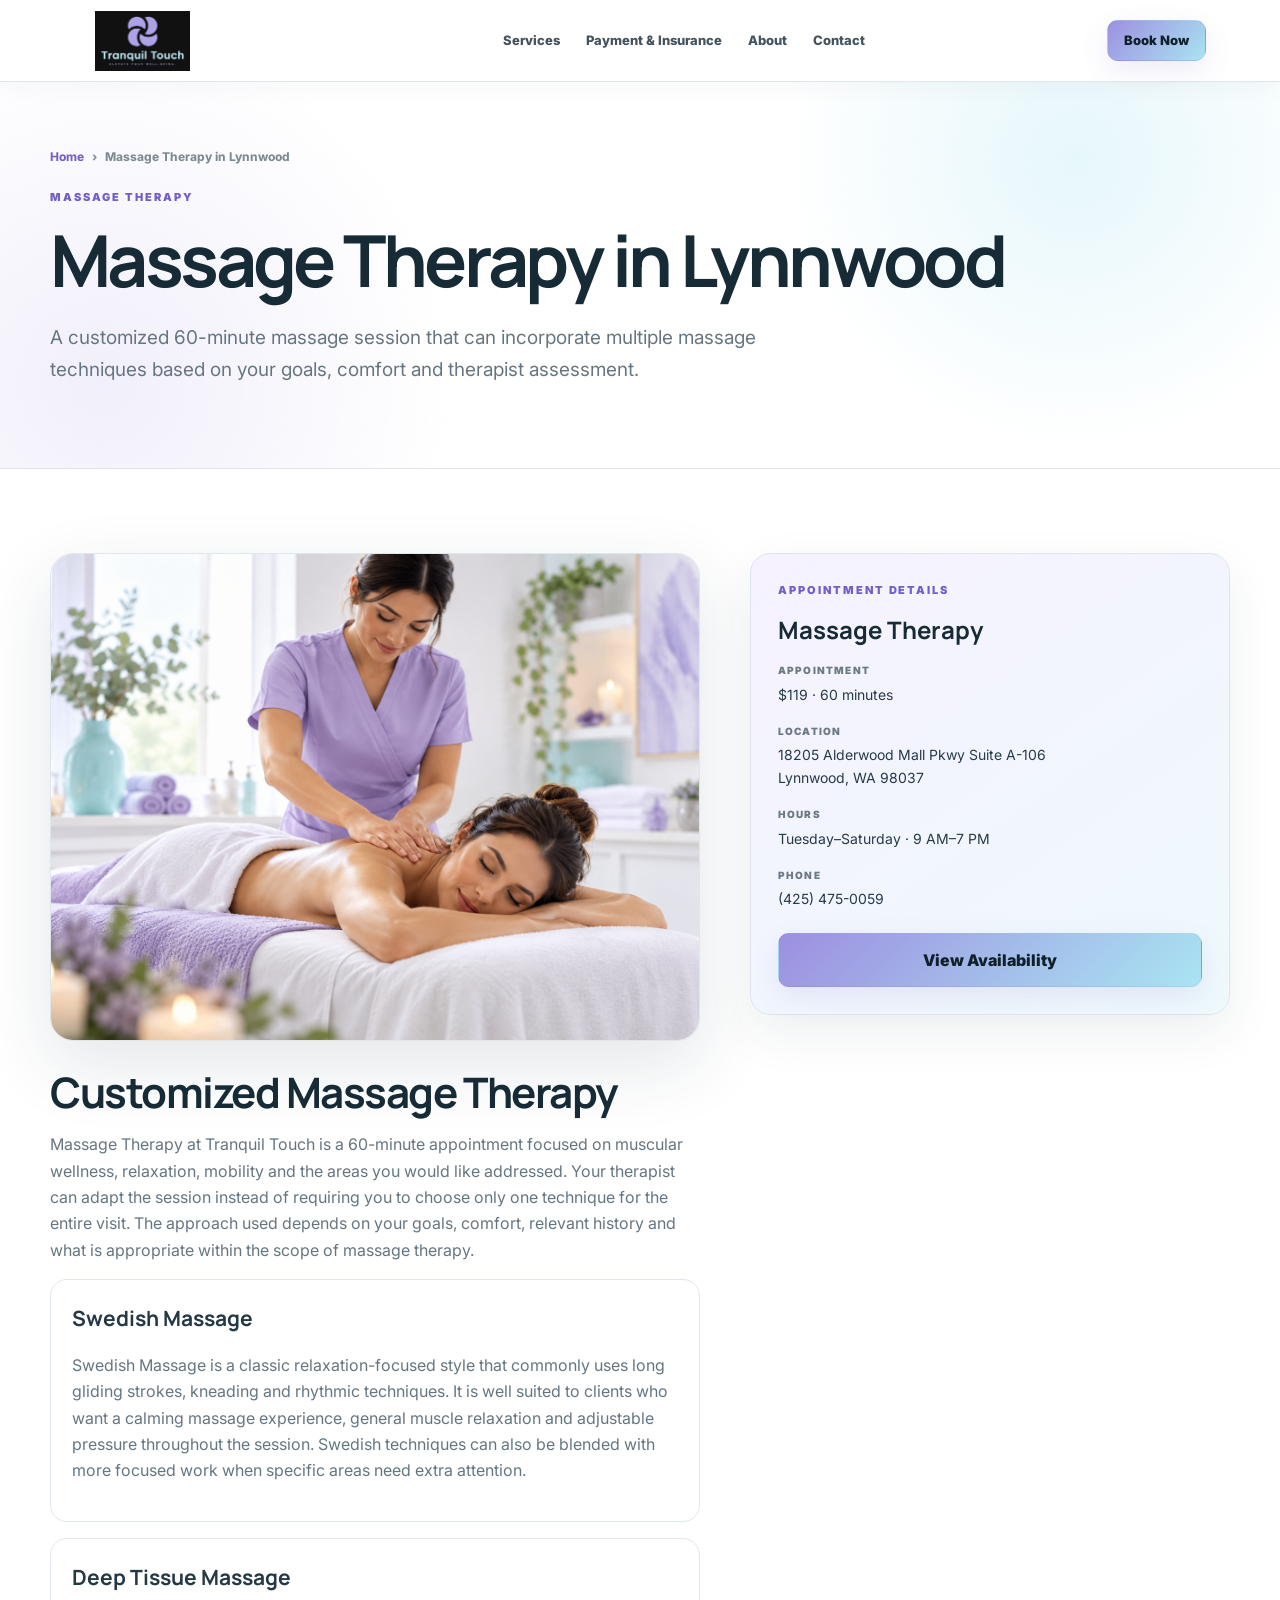
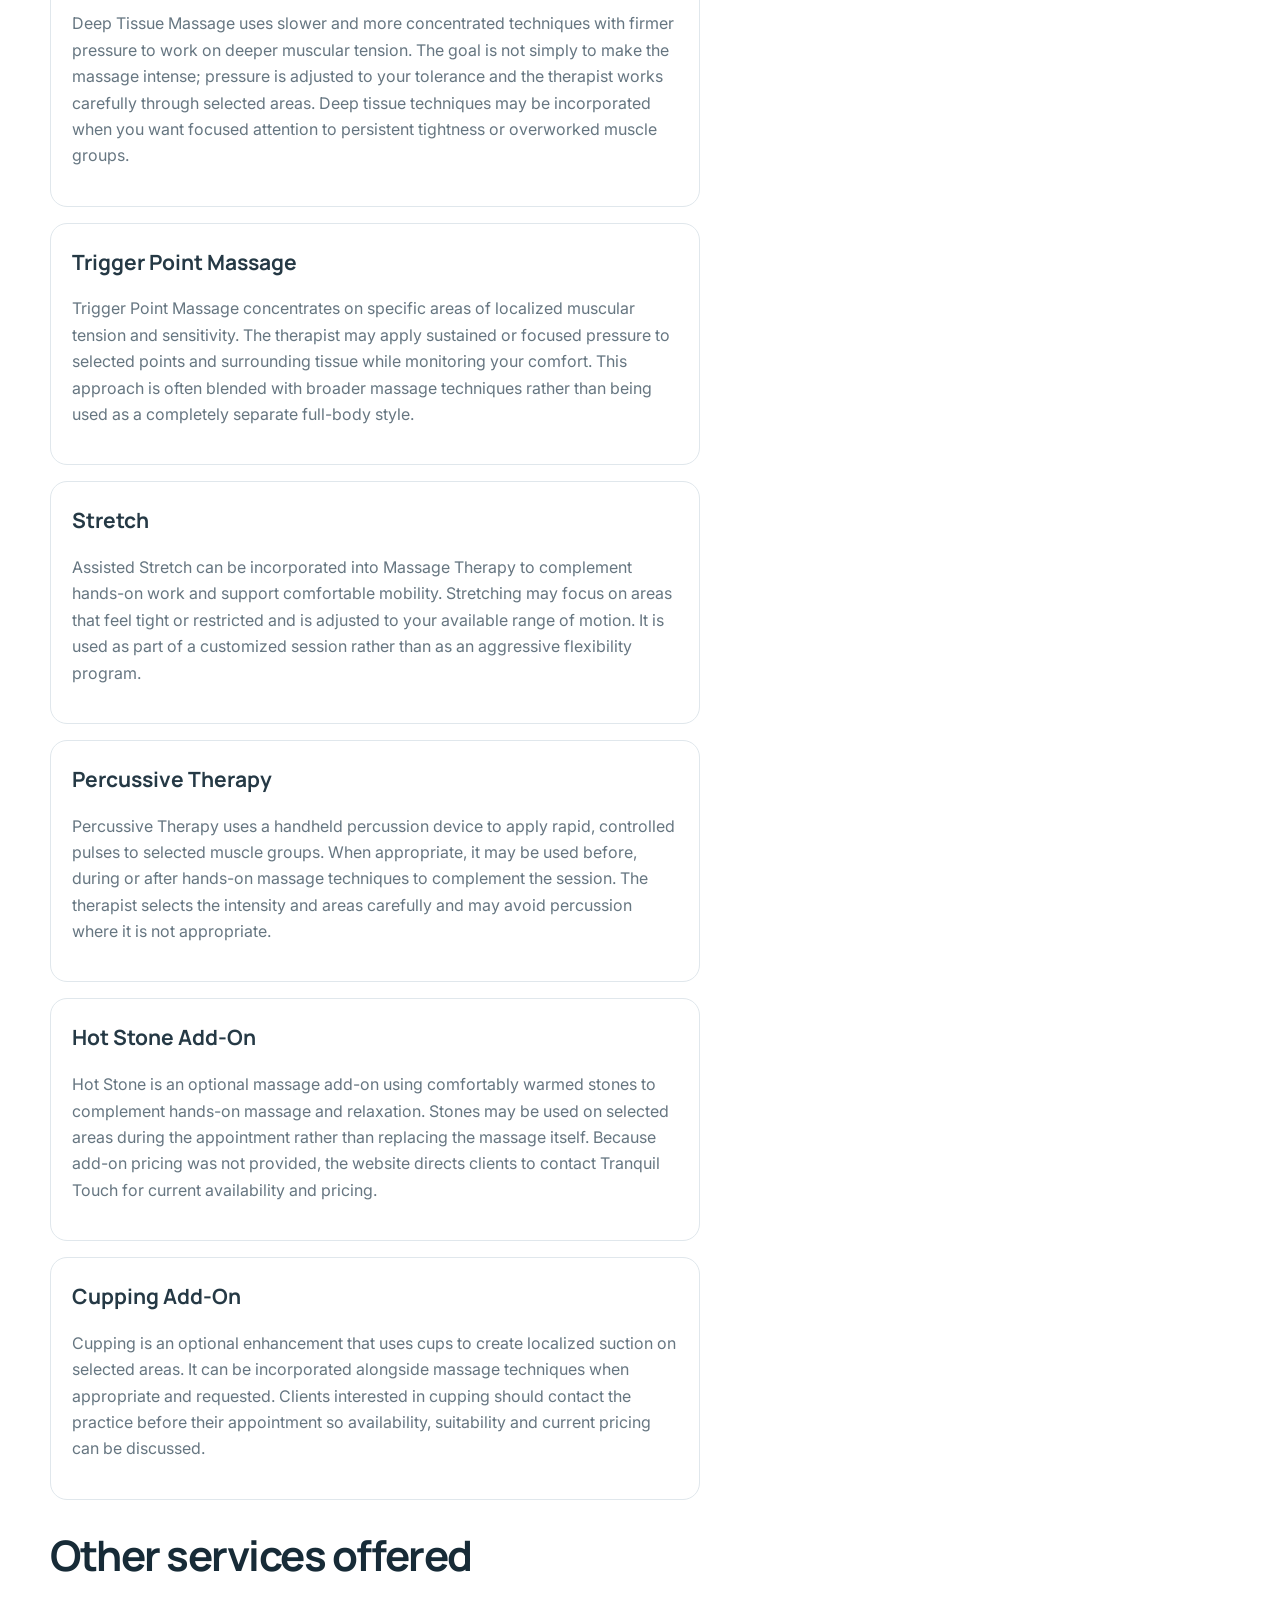
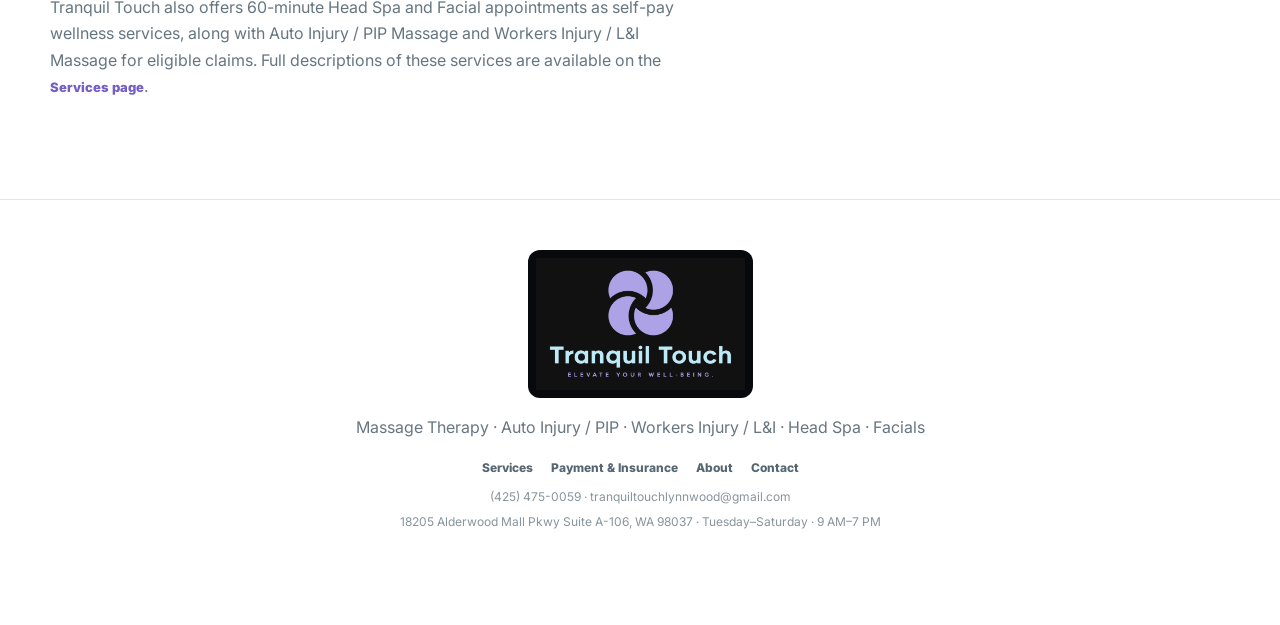
<file: massage-therapy.html>
<!doctype html>
<html lang="en">
<head>
<meta charset="utf-8">
<meta name="viewport" content="width=device-width,initial-scale=1,viewport-fit=cover">
<title>Massage Therapy in Lynnwood, WA | Swedish, Deep Tissue & More | Tranquil Touch</title>
<meta name="description" content="Massage Therapy in Lynnwood with Swedish, Deep Tissue, Trigger Point, Stretch and Percussive Therapy techniques plus Hot Stone and Cupping add-ons.">
<meta name="robots" content="index,follow,max-image-preview:large,max-snippet:-1">
<meta name="theme-color" content="#ffffff">
<link rel="canonical" href="https://tranquiltouchlynnwood.com/massage-therapy.html">
<link rel="icon" href="favicon.png">
<link rel="preconnect" href="https://fonts.googleapis.com">
<link rel="preconnect" href="https://fonts.gstatic.com" crossorigin>
<link href="https://fonts.googleapis.com/css2?family=Inter:wght@400;500;600;700;800&family=Manrope:wght@600;700;800&display=swap" rel="stylesheet">
<link rel="stylesheet" href="styles.css">
<meta property="og:type" content="website">
<meta property="og:site_name" content="Tranquil Touch Massage">
<meta property="og:title" content="Massage Therapy in Lynnwood, WA | Swedish, Deep Tissue & More | Tranquil Touch">
<meta property="og:description" content="Massage Therapy in Lynnwood with Swedish, Deep Tissue, Trigger Point, Stretch and Percussive Therapy techniques plus Hot Stone and Cupping add-ons.">
<meta property="og:url" content="https://tranquiltouchlynnwood.com/massage-therapy.html">
<meta property="og:image" content="https://tranquiltouchlynnwood.com/massage-therapy-lynnwood.png">
<meta name="twitter:card" content="summary_large_image">
<meta name="twitter:title" content="Massage Therapy in Lynnwood, WA | Swedish, Deep Tissue & More | Tranquil Touch">
<meta name="twitter:description" content="Massage Therapy in Lynnwood with Swedish, Deep Tissue, Trigger Point, Stretch and Percussive Therapy techniques plus Hot Stone and Cupping add-ons.">
<meta name="twitter:image" content="https://tranquiltouchlynnwood.com/massage-therapy-lynnwood.png">
<script type="application/ld+json">
{
  "@context": "https://schema.org",
  "@type": "BreadcrumbList",
  "itemListElement": [
    {
      "@type": "ListItem",
      "position": 1,
      "name": "Home",
      "item": "https://tranquiltouchlynnwood.com/"
    },
    {
      "@type": "ListItem",
      "position": 2,
      "name": "Massage Therapy",
      "item": "https://tranquiltouchlynnwood.com/massage-therapy.html"
    }
  ]
}
</script>
</head>
<body>

<a class="skip-link" href="#main">Skip to content</a>
<header class="site-header">
  <a class="brand" href="index.html" aria-label="Tranquil Touch Massage home">
    <img src="tranquil-touch-massage-lynnwood-logo.png" width="768" height="484" alt="Tranquil Touch Massage logo">
  </a>
  <nav class="desktop-nav" aria-label="Main navigation"><a href="services.html">Services</a><a href="payment-insurance.html">Payment & Insurance</a><a href="about.html">About</a><a href="contact.html">Contact</a></nav>
  <a class="button button-small header-book" href="https://ttmassage.janeapp.com" target="_blank" rel="noopener">Book Now</a>
  <button class="menu" type="button" aria-label="Open navigation menu" aria-expanded="false"><span></span><span></span><span></span></button>
  <nav class="mobile-nav" aria-label="Mobile navigation"><a href="services.html">Services</a><a href="payment-insurance.html">Payment & Insurance</a><a href="about.html">About</a><a href="contact.html">Contact</a><a class="mobile-nav-book" href="https://ttmassage.janeapp.com" target="_blank" rel="noopener">Book Now</a></nav>
</header>

<main id="main">

<section class="page-hero">
  <div class="container reveal">
    <nav class="breadcrumbs" aria-label="Breadcrumb"><a href="index.html">Home</a><span>›</span><span>Massage Therapy in Lynnwood</span></nav>
    <p class="eyebrow">MASSAGE THERAPY</p>
    <h1>Massage Therapy in Lynnwood</h1>
    <p class="page-lead">A customized 60-minute massage session that can incorporate multiple massage techniques based on your goals, comfort and therapist assessment.</p>
  </div>
</section>

<section class="section">
<div class="container detail-grid">
  <article class="content reveal">
    <div class="page-photo" style="margin-bottom:28px"><img src="massage-therapy-lynnwood.png" alt="Massage Therapy at Tranquil Touch Massage in Lynnwood" decoding="async" loading="lazy"></div>

    <h2>Customized Massage Therapy</h2>
    <p>Massage Therapy at Tranquil Touch is a 60-minute appointment focused on muscular wellness, relaxation, mobility and the areas you would like addressed. Your therapist can adapt the session instead of requiring you to choose only one technique for the entire visit. The approach used depends on your goals, comfort, relevant history and what is appropriate within the scope of massage therapy.</p>

    <div class="service-description"><h3>Swedish Massage</h3><p>Swedish Massage is a classic relaxation-focused style that commonly uses long gliding strokes, kneading and rhythmic techniques. It is well suited to clients who want a calming massage experience, general muscle relaxation and adjustable pressure throughout the session. Swedish techniques can also be blended with more focused work when specific areas need extra attention.</p></div>

    <div class="service-description"><h3>Deep Tissue Massage</h3><p>Deep Tissue Massage uses slower and more concentrated techniques with firmer pressure to work on deeper muscular tension. The goal is not simply to make the massage intense; pressure is adjusted to your tolerance and the therapist works carefully through selected areas. Deep tissue techniques may be incorporated when you want focused attention to persistent tightness or overworked muscle groups.</p></div>

    <div class="service-description"><h3>Trigger Point Massage</h3><p>Trigger Point Massage concentrates on specific areas of localized muscular tension and sensitivity. The therapist may apply sustained or focused pressure to selected points and surrounding tissue while monitoring your comfort. This approach is often blended with broader massage techniques rather than being used as a completely separate full-body style.</p></div>

    <div class="service-description"><h3>Stretch</h3><p>Assisted Stretch can be incorporated into Massage Therapy to complement hands-on work and support comfortable mobility. Stretching may focus on areas that feel tight or restricted and is adjusted to your available range of motion. It is used as part of a customized session rather than as an aggressive flexibility program.</p></div>

    <div class="service-description"><h3>Percussive Therapy</h3><p>Percussive Therapy uses a handheld percussion device to apply rapid, controlled pulses to selected muscle groups. When appropriate, it may be used before, during or after hands-on massage techniques to complement the session. The therapist selects the intensity and areas carefully and may avoid percussion where it is not appropriate.</p></div>

    <div class="service-description"><h3>Hot Stone Add-On</h3><p>Hot Stone is an optional massage add-on using comfortably warmed stones to complement hands-on massage and relaxation. Stones may be used on selected areas during the appointment rather than replacing the massage itself. Because add-on pricing was not provided, the website directs clients to contact Tranquil Touch for current availability and pricing.</p></div>

    <div class="service-description"><h3>Cupping Add-On</h3><p>Cupping is an optional enhancement that uses cups to create localized suction on selected areas. It can be incorporated alongside massage techniques when appropriate and requested. Clients interested in cupping should contact the practice before their appointment so availability, suitability and current pricing can be discussed.</p></div>

    <h2>Other services offered</h2>
    <p>Tranquil Touch also offers 60-minute Head Spa and Facial appointments as self-pay wellness services, along with Auto Injury / PIP Massage and Workers Injury / L&amp;I Massage for eligible claims. Full descriptions of these services are available on the <a class="text-link" href="services.html">Services page</a>.</p>
  </article>
  <aside class="side-card reveal">
    <p class="eyebrow">APPOINTMENT DETAILS</p><h2>Massage Therapy</h2>
    <dl><dt>Appointment</dt><dd>$119 · 60 minutes</dd><dt>Location</dt><dd>18205 Alderwood Mall Pkwy Suite A-106<br>Lynnwood, WA 98037</dd><dt>Hours</dt><dd>Tuesday–Saturday · 9 AM–7 PM</dd><dt>Phone</dt><dd><a href="tel:+14254750059">(425) 475-0059</a></dd></dl>
    <a class="button" href="https://ttmassage.janeapp.com" target="_blank" rel="noopener">View Availability</a>
  </aside>
</div>
</section>
</main>

<footer class="footer">
  <div class="footer-logo"><img src="tranquil-touch-massage-lynnwood-logo.png" width="768" height="484" alt="Tranquil Touch Massage"></div>
  <p>Massage Therapy · Auto Injury / PIP · Workers Injury / L&amp;I · Head Spa · Facials</p>
  <nav class="footer-links" aria-label="Footer navigation"><a href="services.html">Services</a><a href="payment-insurance.html">Payment & Insurance</a><a href="about.html">About</a><a href="contact.html">Contact</a></nav>
  <p class="footer-fine">(425) 475-0059 · tranquiltouchlynnwood@gmail.com</p>
  <p class="footer-fine">18205 Alderwood Mall Pkwy Suite A-106, WA 98037 · Tuesday–Saturday · 9 AM–7 PM</p>
</footer>
<a class="mobile-book" href="https://ttmassage.janeapp.com" target="_blank" rel="noopener">Book Now</a>
<script src="script.js" defer></script>

</body></html>
</file>
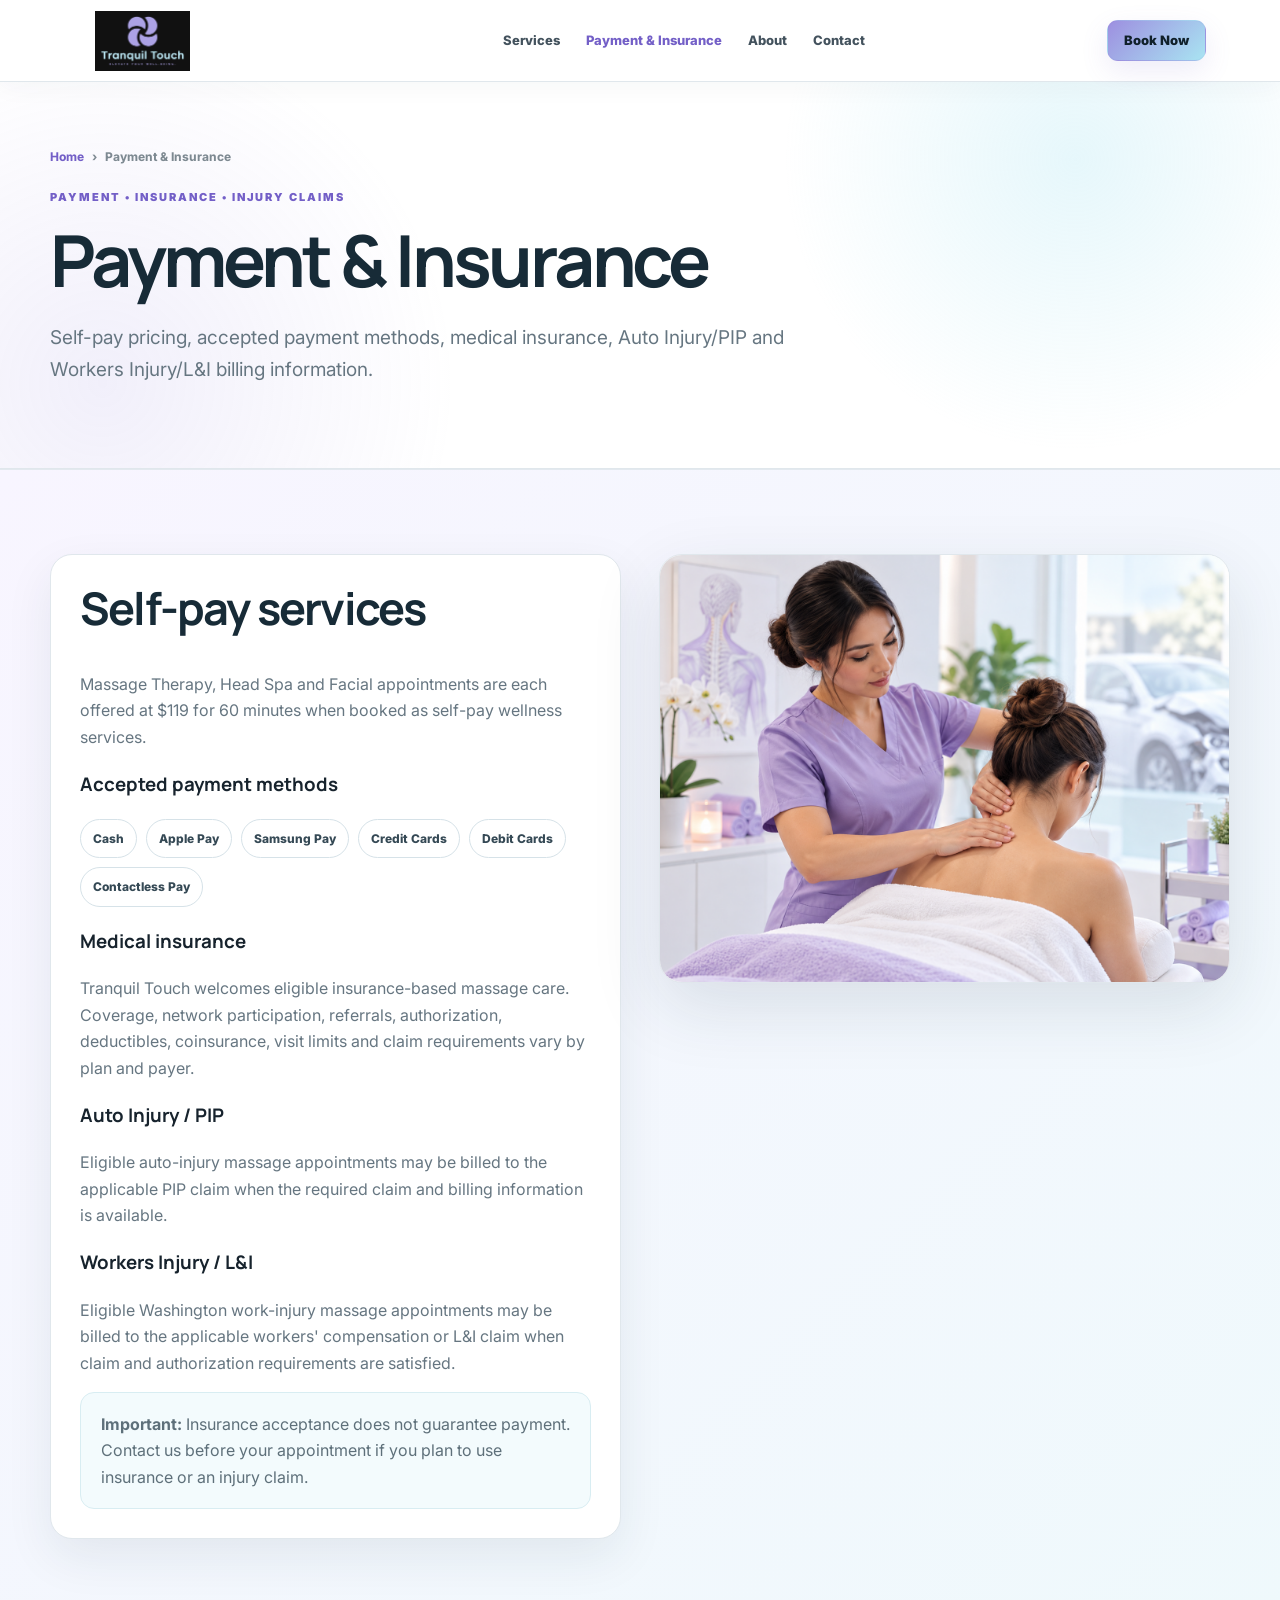
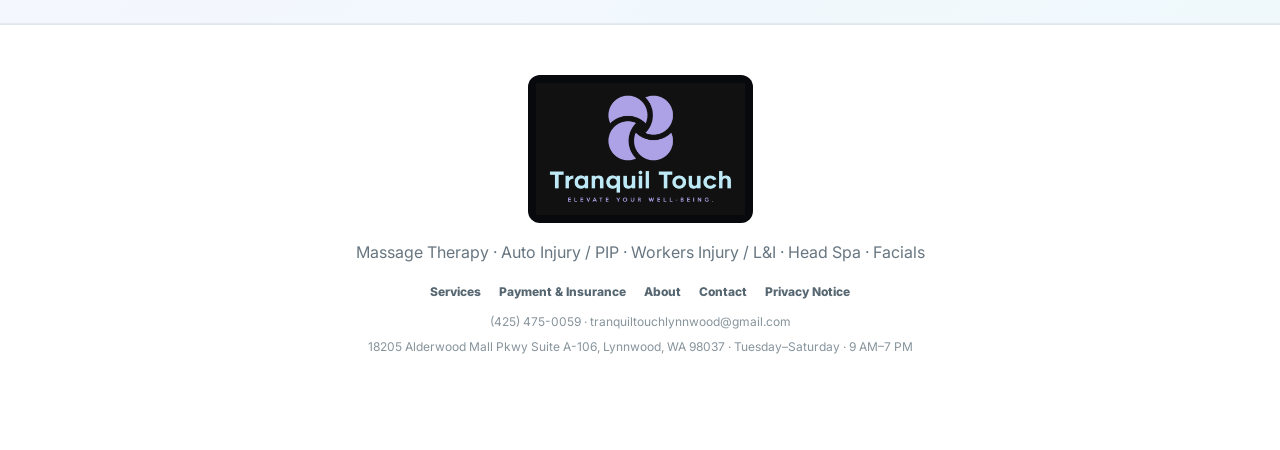
<file: payment-insurance.html>
<!doctype html>
<html lang="en">
<head>
<meta charset="utf-8">
<meta name="viewport" content="width=device-width,initial-scale=1,viewport-fit=cover">
<title>Payment & Insurance | Tranquil Touch Massage Lynnwood</title>
<meta name="description" content="Review self-pay pricing, payment methods, medical insurance, Auto Injury/PIP billing and Workers Injury/L&I massage billing at Tranquil Touch Massage.">
<meta name="robots" content="index,follow,max-image-preview:large,max-snippet:-1">
<meta name="theme-color" content="#ffffff">
<link rel="canonical" href="https://tranquiltouchlynnwood.com/payment-insurance.html">
<link rel="icon" href="favicon.png">
<link rel="preconnect" href="https://fonts.googleapis.com">
<link rel="preconnect" href="https://fonts.gstatic.com" crossorigin>
<link href="https://fonts.googleapis.com/css2?family=Inter:wght@400;500;600;700;800&family=Manrope:wght@600;700;800&display=swap" rel="stylesheet">
<link rel="stylesheet" href="styles.css">
<meta property="og:type" content="website">
<meta property="og:site_name" content="Tranquil Touch Massage">
<meta property="og:title" content="Payment & Insurance | Tranquil Touch Massage Lynnwood">
<meta property="og:description" content="Review self-pay pricing, payment methods, medical insurance, Auto Injury/PIP billing and Workers Injury/L&I massage billing at Tranquil Touch Massage.">
<meta property="og:url" content="https://tranquiltouchlynnwood.com/payment-insurance.html">
<meta property="og:image" content="https://tranquiltouchlynnwood.com/auto-injury-pip-massage-lynnwood.png">
<meta name="twitter:card" content="summary_large_image">
<meta name="twitter:title" content="Payment & Insurance | Tranquil Touch Massage Lynnwood">
<meta name="twitter:description" content="Review self-pay pricing, payment methods, medical insurance, Auto Injury/PIP billing and Workers Injury/L&I massage billing at Tranquil Touch Massage.">
<meta name="twitter:image" content="https://tranquiltouchlynnwood.com/auto-injury-pip-massage-lynnwood.png">
<script type="application/ld+json">
{
  "@context": "https://schema.org",
  "@type": "BreadcrumbList",
  "itemListElement": [
    {
      "@type": "ListItem",
      "position": 1,
      "name": "Home",
      "item": "https://tranquiltouchlynnwood.com/"
    },
    {
      "@type": "ListItem",
      "position": 2,
      "name": "Payment & Insurance",
      "item": "https://tranquiltouchlynnwood.com/payment-insurance.html"
    }
  ]
}
</script>
</head>
<body>
<a class="skip-link" href="#main">Skip to content</a>
<header class="site-header">
  <a class="brand" href="index.html" aria-label="Tranquil Touch Massage home">
    <img src="tranquil-touch-massage-lynnwood-logo.png" width="768" height="484" alt="Tranquil Touch Massage logo">
  </a>
  <nav class="desktop-nav" aria-label="Main navigation"><a href="services.html">Services</a><a href="payment-insurance.html" aria-current="page">Payment & Insurance</a><a href="about.html">About</a><a href="contact.html">Contact</a></nav>
  <a class="button button-small header-book" href="https://ttmassage.janeapp.com" target="_blank" rel="noopener">Book Now</a>
  <button class="menu" type="button" aria-label="Open navigation menu" aria-expanded="false"><span></span><span></span><span></span></button>
  <nav class="mobile-nav" aria-label="Mobile navigation"><a href="services.html">Services</a><a href="payment-insurance.html" aria-current="page">Payment & Insurance</a><a href="about.html">About</a><a href="contact.html">Contact</a><a class="mobile-nav-book" href="https://ttmassage.janeapp.com" target="_blank" rel="noopener">Book Now</a></nav>
</header>
<main id="main">
<section class="page-hero">
  <div class="container reveal">
    <nav class="breadcrumbs" aria-label="Breadcrumb"><a href="index.html">Home</a><span>›</span><span>Payment & Insurance</span></nav>
    <p class="eyebrow">PAYMENT • INSURANCE • INJURY CLAIMS</p>
    <h1>Payment & Insurance</h1>
    <p class="page-lead">Self-pay pricing, accepted payment methods, medical insurance, Auto Injury/PIP and Workers Injury/L&I billing information.</p>
  </div>
</section>

<section class="section section-gradient"><div class="container payment-grid">
<div class="payment-card reveal"><h2>Self-pay services</h2><p>Massage Therapy, Head Spa and Facial appointments are each offered at $119 for 60 minutes when booked as self-pay wellness services.</p><h3>Accepted payment methods</h3><div class="payment-methods"><span>Cash</span><span>Apple Pay</span><span>Samsung Pay</span><span>Credit Cards</span><span>Debit Cards</span><span>Contactless Pay</span></div><h3>Medical insurance</h3><p>Tranquil Touch welcomes eligible insurance-based massage care. Coverage, network participation, referrals, authorization, deductibles, coinsurance, visit limits and claim requirements vary by plan and payer.</p><h3>Auto Injury / PIP</h3><p>Eligible auto-injury massage appointments may be billed to the applicable PIP claim when the required claim and billing information is available.</p><h3>Workers Injury / L&amp;I</h3><p>Eligible Washington work-injury massage appointments may be billed to the applicable workers' compensation or L&amp;I claim when claim and authorization requirements are satisfied.</p><div class="notice"><strong>Important:</strong> Insurance acceptance does not guarantee payment. Contact us before your appointment if you plan to use insurance or an injury claim.</div></div>
<div class="page-photo reveal"><img src="auto-injury-pip-massage-lynnwood.png" alt="Auto Injury and PIP massage therapy at Tranquil Touch Massage in Lynnwood" decoding="async" loading="lazy"></div>
</div></section></main>
<footer class="footer">
  <div class="footer-logo"><img src="tranquil-touch-massage-lynnwood-logo.png" width="768" height="484" alt="Tranquil Touch Massage"></div>
  <p>Massage Therapy · Auto Injury / PIP · Workers Injury / L&amp;I · Head Spa · Facials</p>
  <nav class="footer-links" aria-label="Footer navigation"><a href="services.html">Services</a><a href="payment-insurance.html">Payment & Insurance</a><a href="about.html">About</a><a href="contact.html">Contact</a><a href="privacy.html">Privacy Notice</a></nav>
  <p class="footer-fine">(425) 475-0059 · tranquiltouchlynnwood@gmail.com</p>
  <p class="footer-fine">18205 Alderwood Mall Pkwy Suite A-106, Lynnwood, WA 98037 · Tuesday–Saturday · 9 AM–7 PM</p>
</footer>
<a class="mobile-book" href="https://ttmassage.janeapp.com" target="_blank" rel="noopener">Book Now</a>
<script src="script.js" defer></script>
</body></html>
</file>
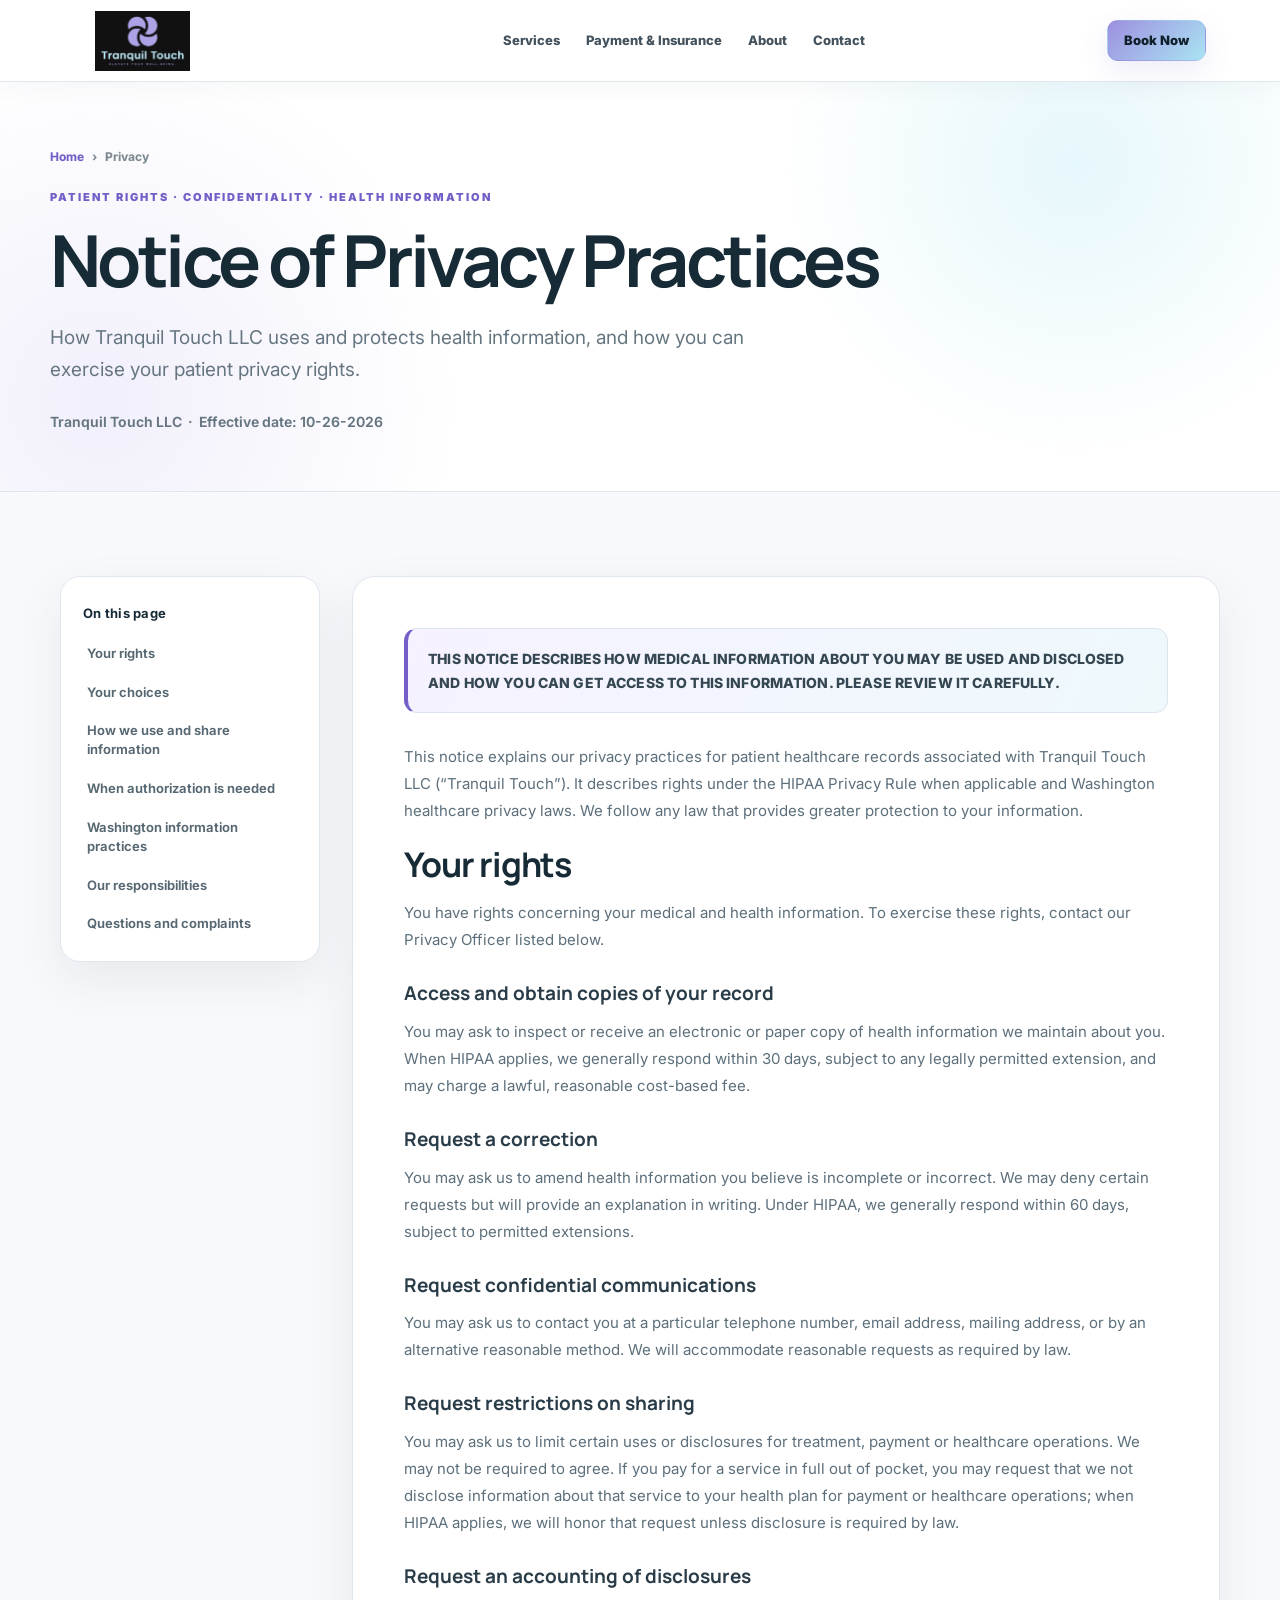
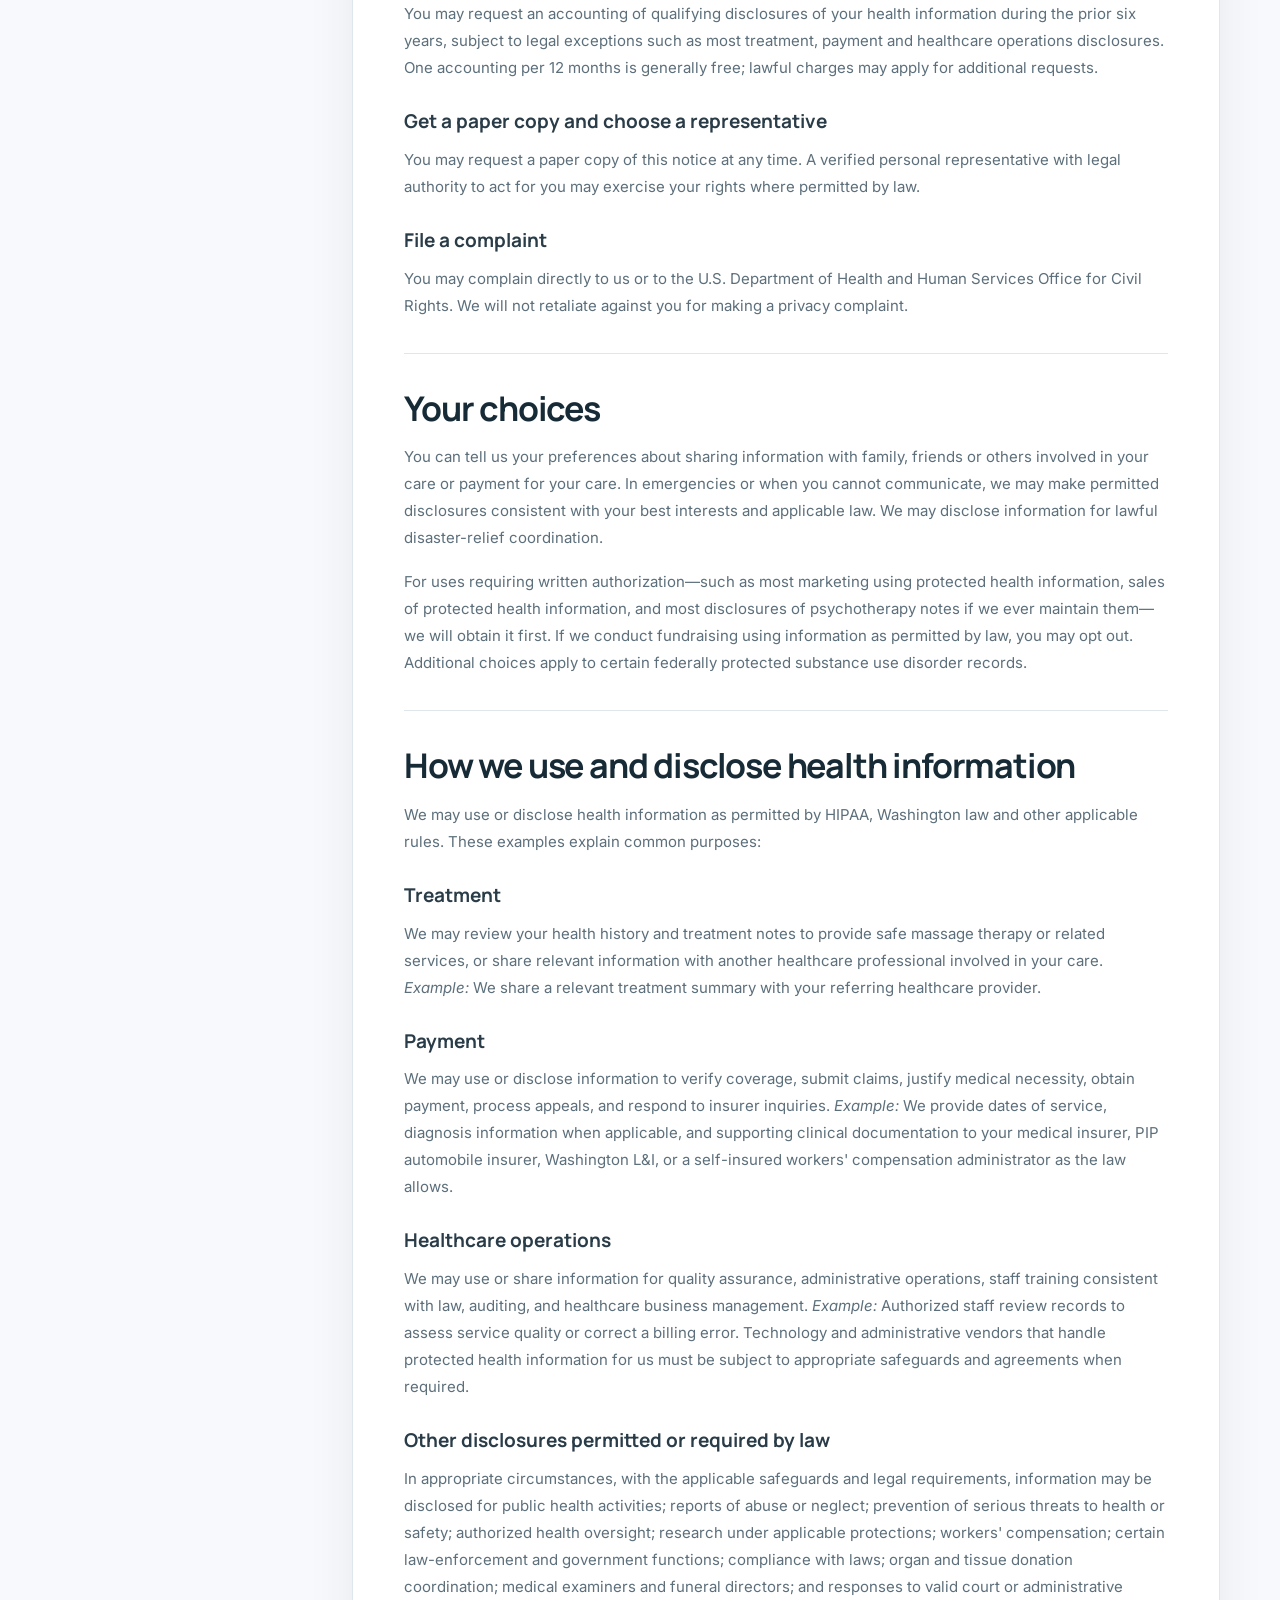
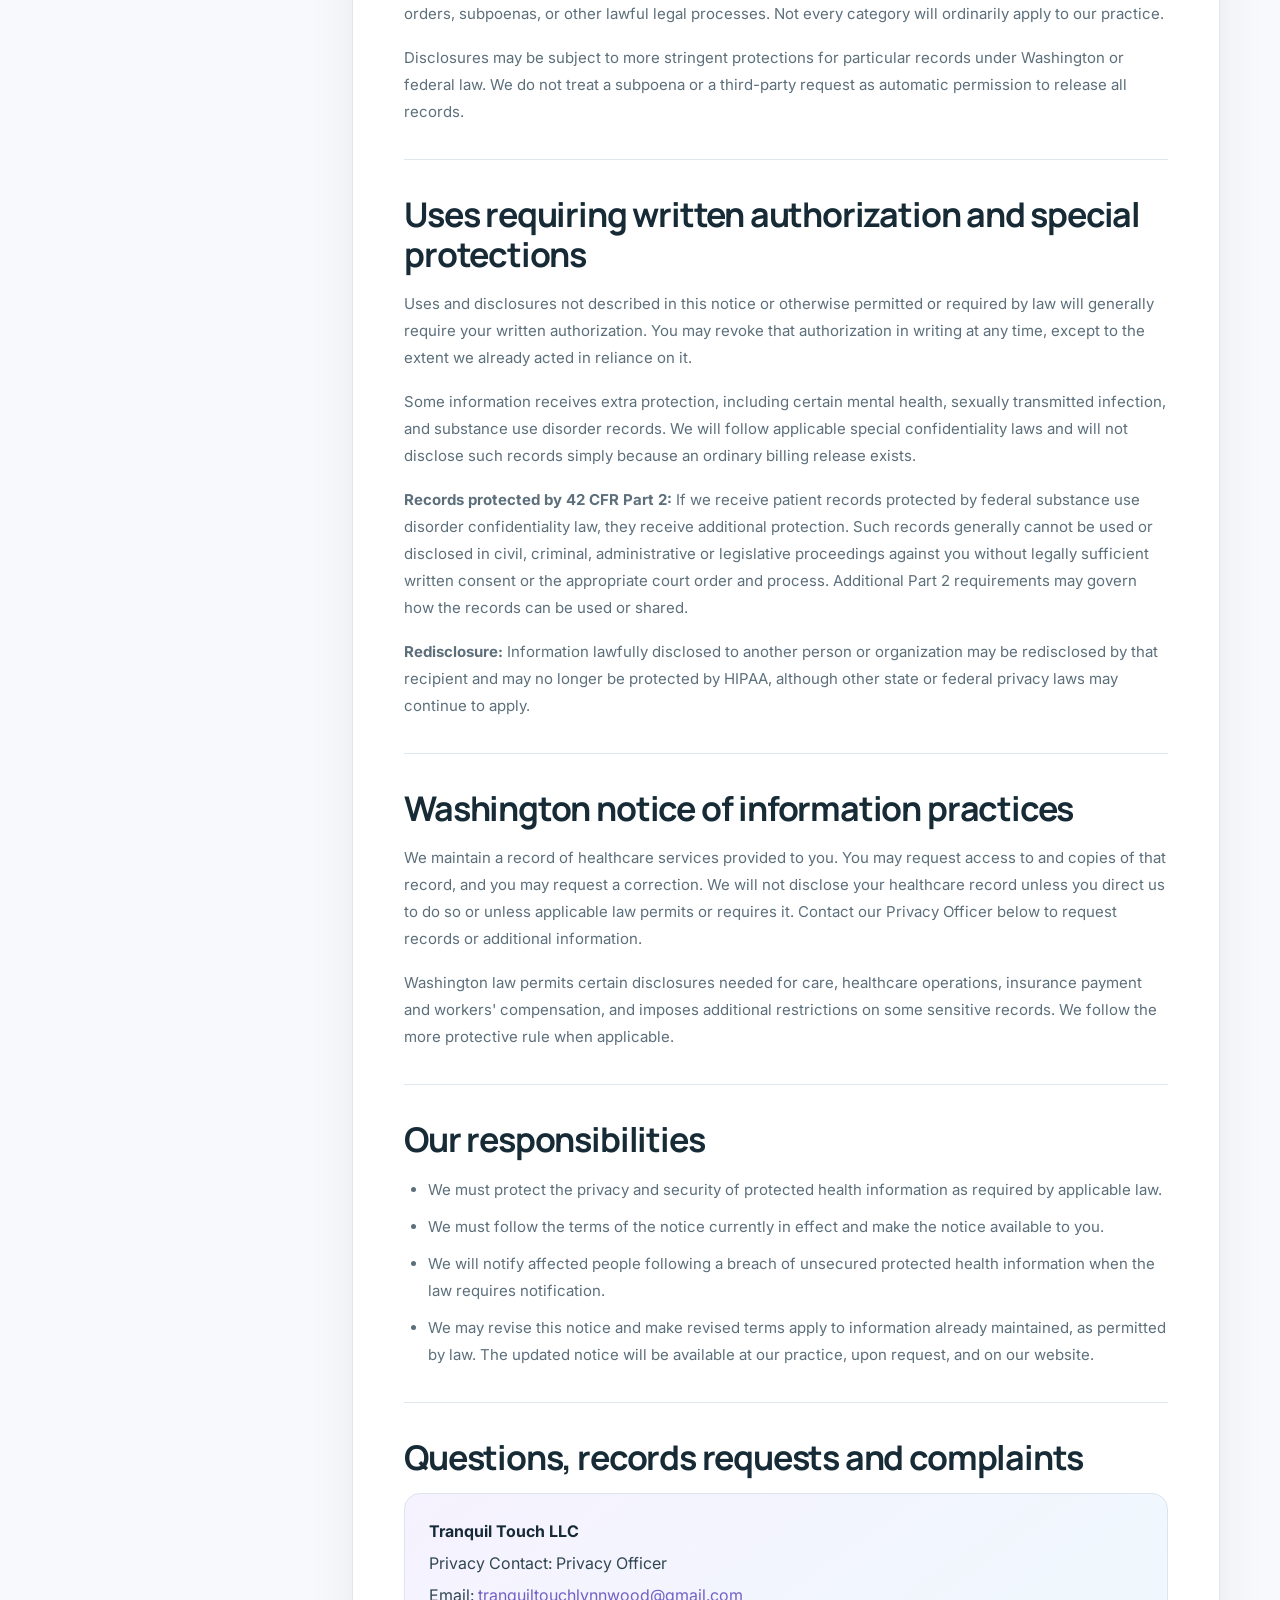
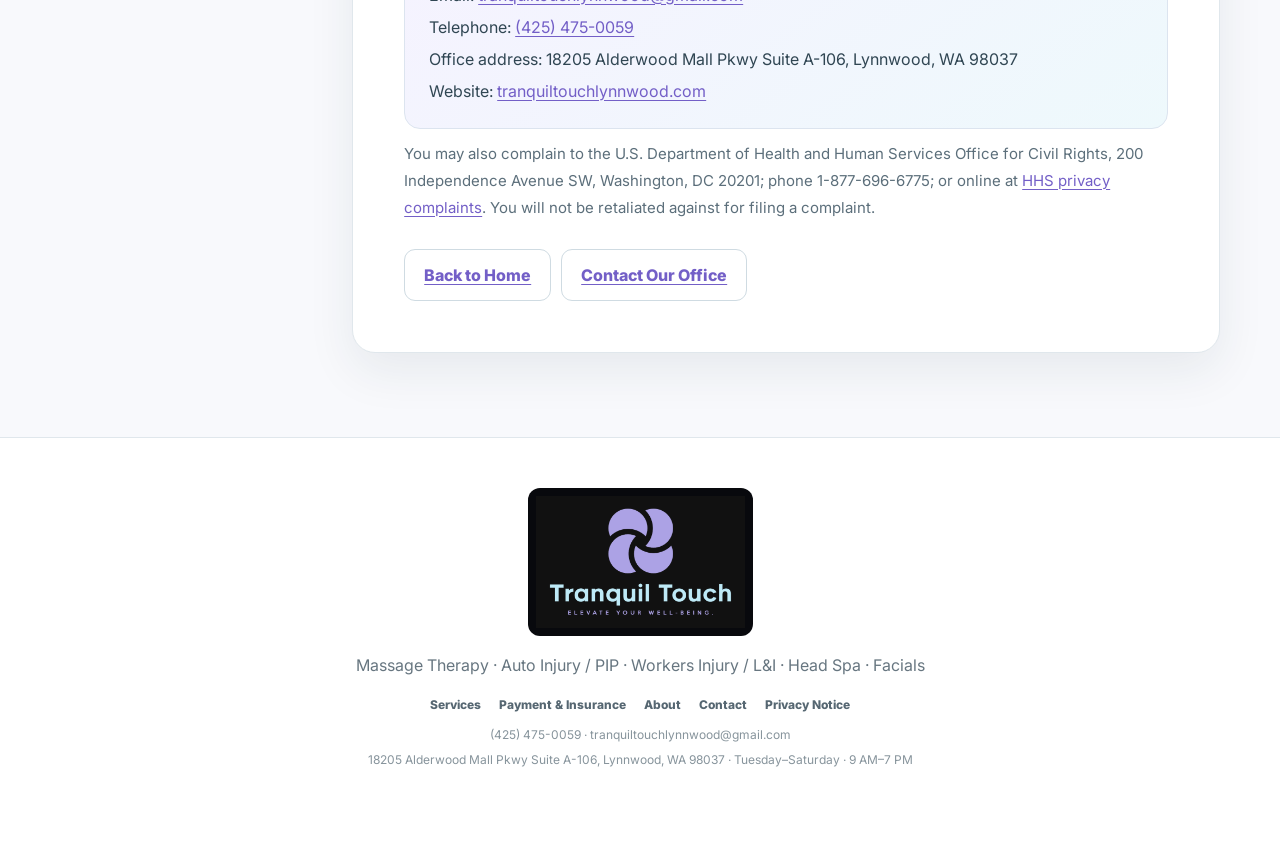
<file: privacy.html>
<!doctype html>
<html lang="en">
<head>
<meta charset="utf-8">
<meta name="viewport" content="width=device-width, initial-scale=1, viewport-fit=cover">
<title>Notice of Privacy Practices | Tranquil Touch Massage</title>
<meta name="description" content="Learn about your patient privacy rights and how Tranquil Touch LLC handles medical information for massage therapy, insurance, PIP and Washington L&I services.">
<meta name="robots" content="index,follow">
<meta name="theme-color" content="#ffffff">
<link rel="canonical" href="https://tranquiltouchlynnwood.com/privacy.html">
<link rel="icon" href="favicon.png">
<link rel="preconnect" href="https://fonts.googleapis.com">
<link rel="preconnect" href="https://fonts.gstatic.com" crossorigin>
<link href="https://fonts.googleapis.com/css2?family=Inter:wght@400;500;600;700;800&family=Manrope:wght@600;700;800&display=swap" rel="stylesheet">
<link rel="stylesheet" href="styles.css">
<style>
/* Privacy page layout only; all brand styling comes from the existing styles.css. */
.privacy-meta {color:var(--muted);font-size:14px;font-weight:650;margin:24px 0 0}
.privacy-layout {display:grid;grid-template-columns:minmax(210px,260px) minmax(0,1fr);gap:32px;align-items:start;max-width:1160px;margin:auto}
.privacy-sidebar {position:sticky;top:108px;background:#fff;border:1px solid var(--line);border-radius:20px;padding:22px;box-shadow:var(--shadow)}
.privacy-sidebar strong {font-size:13px;color:var(--navy);letter-spacing:.02em}
.privacy-sidebar ul {list-style:none;padding:0;margin:12px 0 0;display:grid;gap:8px}
.privacy-sidebar li {margin:0}
.privacy-sidebar a {font-size:13px;line-height:1.45;color:#566772;font-weight:650;display:block;padding:6px 4px;border-radius:7px}
.privacy-sidebar a:hover,.privacy-sidebar a:focus-visible {background:var(--surface-lav);color:var(--lav-deep)}
.privacy-paper {min-width:0;background:#fff;border:1px solid var(--line);border-radius:23px;padding:clamp(22px,4vw,52px);box-shadow:var(--shadow)}
.privacy-paper .privacy-alert {background:linear-gradient(120deg,var(--surface-lav),var(--surface-blue));border:1px solid #dce4ef;border-left:4px solid var(--lav-deep);border-radius:13px;padding:18px 20px;color:#354752;font-size:14px;font-weight:800;line-height:1.65;letter-spacing:.01em;margin-bottom:30px}
.privacy-paper section {scroll-margin-top:115px}
.privacy-paper section+section {border-top:1px solid var(--line);margin-top:34px;padding-top:14px}
.privacy-paper h2 {font-family:Manrope,Inter,sans-serif;color:var(--navy);font-size:clamp(24px,3.15vw,34px);letter-spacing:-.035em;line-height:1.2;margin:20px 0 15px}
.privacy-paper h3 {font-family:Manrope,Inter,sans-serif;color:#293c48;font-size:clamp(16px,2vw,19px);line-height:1.4;margin:27px 0 8px}
.privacy-paper p,.privacy-paper li {color:#5c6f7b;font-size:15px;line-height:1.8}
.privacy-paper p {margin:11px 0 17px}
.privacy-paper ul {padding-left:24px}
.privacy-paper li {margin:10px 0}
.privacy-paper a:not(.button) {color:var(--lav-deep);text-decoration:underline;text-underline-offset:3px;overflow-wrap:anywhere}
.privacy-paper a:focus-visible {outline:2px solid var(--lav-deep);outline-offset:3px}
.privacy-paper .contact {background:linear-gradient(145deg,var(--surface-lav),var(--surface-blue));border:1px solid #dce4ef;border-radius:16px;padding:21px 24px;line-height:2;overflow-wrap:anywhere;color:#304653}
.privacy-paper .contact strong {font-size:16px;color:var(--navy)}
.privacy-finish {margin-top:28px;display:flex;gap:10px;flex-wrap:wrap}
.privacy-paper [id] {scroll-margin-top:105px}
@media(max-width:980px){.privacy-layout{grid-template-columns:1fr}.privacy-sidebar{position:static}.privacy-sidebar ul{grid-template-columns:repeat(2,minmax(0,1fr));gap:3px 18px}}
@media(max-width:600px){.privacy-sidebar ul{grid-template-columns:1fr}.privacy-paper{padding:21px 17px}.privacy-paper .privacy-alert{padding:15px 14px}.privacy-paper .contact{padding:16px}.privacy-paper p,.privacy-paper li{font-size:14px}.privacy-layout{gap:19px}}
@media print{.site-header,.privacy-sidebar,.breadcrumbs,.privacy-finish,.footer,.mobile-book{display:none!important}.page-hero,.section{padding:15px 0}.privacy-paper{border:0;box-shadow:none;padding:0}.privacy-paper h2{break-after:avoid}.privacy-paper section{break-inside:auto}}
</style>
</head>
<body>
<a class="skip-link" href="#main">Skip to content</a>
<header class="site-header">
  <a class="brand" href="index.html" aria-label="Tranquil Touch Massage home"><img src="tranquil-touch-massage-lynnwood-logo.png" width="768" height="484" alt="Tranquil Touch Massage logo"></a>
  <nav class="desktop-nav" aria-label="Main navigation"><a href="services.html">Services</a><a href="payment-insurance.html">Payment &amp; Insurance</a><a href="about.html">About</a><a href="contact.html">Contact</a></nav>
  <a class="button button-small header-book" href="https://ttmassage.janeapp.com" target="_blank" rel="noopener">Book Now</a>
  <button class="menu" type="button" aria-label="Open navigation menu" aria-expanded="false"><span></span><span></span><span></span></button>
  <nav class="mobile-nav" aria-label="Mobile navigation"><a href="services.html">Services</a><a href="payment-insurance.html">Payment &amp; Insurance</a><a href="about.html">About</a><a href="contact.html">Contact</a><a class="mobile-nav-book" href="https://ttmassage.janeapp.com" target="_blank" rel="noopener">Book Now</a></nav>
</header>
<main id="main">
  <section class="page-hero">
    <div class="container">
      <nav class="breadcrumbs" aria-label="Breadcrumb"><a href="index.html">Home</a><span>›</span><span>Privacy</span></nav>
      <p class="eyebrow">PATIENT RIGHTS · CONFIDENTIALITY · HEALTH INFORMATION</p>
      <h1>Notice of Privacy Practices</h1>
      <p class="page-lead">How Tranquil Touch LLC uses and protects health information, and how you can exercise your patient privacy rights.</p>
      <p class="privacy-meta">Tranquil Touch LLC &nbsp;·&nbsp; Effective date: 10-26-2026</p>
    </div>
  </section>
  <section class="section section-soft">
    <div class="container privacy-layout">
      <aside class="privacy-sidebar" aria-label="Privacy notice sections"><nav aria-label="On this page" class="privacy-toc"><strong>On this page</strong><ul><li><a href="#rights">Your rights</a></li><li><a href="#choices">Your choices</a></li><li><a href="#uses">How we use and share information</a></li><li><a href="#authorizations">When authorization is needed</a></li><li><a href="#washington">Washington information practices</a></li><li><a href="#duties">Our responsibilities</a></li><li><a href="#contact">Questions and complaints</a></li></ul></nav></aside>
      <article class="privacy-paper">
        <div class="privacy-alert">THIS NOTICE DESCRIBES HOW MEDICAL INFORMATION ABOUT YOU MAY BE USED AND DISCLOSED AND HOW YOU CAN GET ACCESS TO THIS INFORMATION. PLEASE REVIEW IT CAREFULLY.</div>
        <p>This notice explains our privacy practices for patient healthcare records associated with Tranquil Touch LLC (“Tranquil Touch”). It describes rights under the HIPAA Privacy Rule when applicable and Washington healthcare privacy laws. We follow any law that provides greater protection to your information.</p>
        <section id="rights"><h2>Your rights</h2><p>You have rights concerning your medical and health information. To exercise these rights, contact our Privacy Officer listed below.</p>
<h3>Access and obtain copies of your record</h3><p>You may ask to inspect or receive an electronic or paper copy of health information we maintain about you. When HIPAA applies, we generally respond within 30 days, subject to any legally permitted extension, and may charge a lawful, reasonable cost-based fee.</p>
<h3>Request a correction</h3><p>You may ask us to amend health information you believe is incomplete or incorrect. We may deny certain requests but will provide an explanation in writing. Under HIPAA, we generally respond within 60 days, subject to permitted extensions.</p>
<h3>Request confidential communications</h3><p>You may ask us to contact you at a particular telephone number, email address, mailing address, or by an alternative reasonable method. We will accommodate reasonable requests as required by law.</p>
<h3>Request restrictions on sharing</h3><p>You may ask us to limit certain uses or disclosures for treatment, payment or healthcare operations. We may not be required to agree. If you pay for a service in full out of pocket, you may request that we not disclose information about that service to your health plan for payment or healthcare operations; when HIPAA applies, we will honor that request unless disclosure is required by law.</p>
<h3>Request an accounting of disclosures</h3><p>You may request an accounting of qualifying disclosures of your health information during the prior six years, subject to legal exceptions such as most treatment, payment and healthcare operations disclosures. One accounting per 12 months is generally free; lawful charges may apply for additional requests.</p>
<h3>Get a paper copy and choose a representative</h3><p>You may request a paper copy of this notice at any time. A verified personal representative with legal authority to act for you may exercise your rights where permitted by law.</p>
<h3>File a complaint</h3><p>You may complain directly to us or to the U.S. Department of Health and Human Services Office for Civil Rights. We will not retaliate against you for making a privacy complaint.</p></section>
<section id="choices"><h2>Your choices</h2><p>You can tell us your preferences about sharing information with family, friends or others involved in your care or payment for your care. In emergencies or when you cannot communicate, we may make permitted disclosures consistent with your best interests and applicable law. We may disclose information for lawful disaster-relief coordination.</p><p>For uses requiring written authorization—such as most marketing using protected health information, sales of protected health information, and most disclosures of psychotherapy notes if we ever maintain them—we will obtain it first. If we conduct fundraising using information as permitted by law, you may opt out. Additional choices apply to certain federally protected substance use disorder records.</p></section>
<section id="uses"><h2>How we use and disclose health information</h2><p>We may use or disclose health information as permitted by HIPAA, Washington law and other applicable rules. These examples explain common purposes:</p>
<h3>Treatment</h3><p>We may review your health history and treatment notes to provide safe massage therapy or related services, or share relevant information with another healthcare professional involved in your care. <em>Example:</em> We share a relevant treatment summary with your referring healthcare provider.</p>
<h3>Payment</h3><p>We may use or disclose information to verify coverage, submit claims, justify medical necessity, obtain payment, process appeals, and respond to insurer inquiries. <em>Example:</em> We provide dates of service, diagnosis information when applicable, and supporting clinical documentation to your medical insurer, PIP automobile insurer, Washington L&amp;I, or a self-insured workers' compensation administrator as the law allows.</p>
<h3>Healthcare operations</h3><p>We may use or share information for quality assurance, administrative operations, staff training consistent with law, auditing, and healthcare business management. <em>Example:</em> Authorized staff review records to assess service quality or correct a billing error. Technology and administrative vendors that handle protected health information for us must be subject to appropriate safeguards and agreements when required.</p>
<h3>Other disclosures permitted or required by law</h3><p>In appropriate circumstances, with the applicable safeguards and legal requirements, information may be disclosed for public health activities; reports of abuse or neglect; prevention of serious threats to health or safety; authorized health oversight; research under applicable protections; workers' compensation; certain law-enforcement and government functions; compliance with laws; organ and tissue donation coordination; medical examiners and funeral directors; and responses to valid court or administrative orders, subpoenas, or other lawful legal processes. Not every category will ordinarily apply to our practice.</p><p>Disclosures may be subject to more stringent protections for particular records under Washington or federal law. We do not treat a subpoena or a third-party request as automatic permission to release all records.</p></section>
<section id="authorizations"><h2>Uses requiring written authorization and special protections</h2><p>Uses and disclosures not described in this notice or otherwise permitted or required by law will generally require your written authorization. You may revoke that authorization in writing at any time, except to the extent we already acted in reliance on it.</p><p>Some information receives extra protection, including certain mental health, sexually transmitted infection, and substance use disorder records. We will follow applicable special confidentiality laws and will not disclose such records simply because an ordinary billing release exists.</p><p><strong>Records protected by 42 CFR Part 2:</strong> If we receive patient records protected by federal substance use disorder confidentiality law, they receive additional protection. Such records generally cannot be used or disclosed in civil, criminal, administrative or legislative proceedings against you without legally sufficient written consent or the appropriate court order and process. Additional Part 2 requirements may govern how the records can be used or shared.</p><p><strong>Redisclosure:</strong> Information lawfully disclosed to another person or organization may be redisclosed by that recipient and may no longer be protected by HIPAA, although other state or federal privacy laws may continue to apply.</p></section>
<section id="washington"><h2>Washington notice of information practices</h2><p>We maintain a record of healthcare services provided to you. You may request access to and copies of that record, and you may request a correction. We will not disclose your healthcare record unless you direct us to do so or unless applicable law permits or requires it. Contact our Privacy Officer below to request records or additional information.</p><p>Washington law permits certain disclosures needed for care, healthcare operations, insurance payment and workers' compensation, and imposes additional restrictions on some sensitive records. We follow the more protective rule when applicable.</p></section>
<section id="duties"><h2>Our responsibilities</h2><ul><li>We must protect the privacy and security of protected health information as required by applicable law.</li><li>We must follow the terms of the notice currently in effect and make the notice available to you.</li><li>We will notify affected people following a breach of unsecured protected health information when the law requires notification.</li><li>We may revise this notice and make revised terms apply to information already maintained, as permitted by law. The updated notice will be available at our practice, upon request, and on our website.</li></ul></section>
<section id="contact"><h2>Questions, records requests and complaints</h2><div class="contact"><strong>Tranquil Touch LLC</strong><br/>Privacy Contact: Privacy Officer<br/>Email: <a href="mailto:tranquiltouchlynnwood@gmail.com">tranquiltouchlynnwood@gmail.com</a><br/>Telephone: <a href="tel:+14254750059">(425) 475-0059</a><br/>Office address: 18205 Alderwood Mall Pkwy Suite A-106, Lynnwood, WA 98037<br/>Website: <a href="https://tranquiltouchlynnwood.com/">tranquiltouchlynnwood.com</a></div><p>You may also complain to the U.S. Department of Health and Human Services Office for Civil Rights, 200 Independence Avenue SW, Washington, DC 20201; phone 1-877-696-6775; or online at <a href="https://www.hhs.gov/hipaa/filing-a-complaint/index.html">HHS privacy complaints</a>. You will not be retaliated against for filing a complaint.</p></section>
        <div class="privacy-finish"><a class="button-secondary" href="index.html">Back to Home</a><a class="button-secondary" href="contact.html">Contact Our Office</a></div>
      </article>
    </div>
  </section>
</main>
<footer class="footer">
  <div class="footer-logo"><img src="tranquil-touch-massage-lynnwood-logo.png" width="768" height="484" alt="Tranquil Touch Massage"></div>
  <p>Massage Therapy · Auto Injury / PIP · Workers Injury / L&amp;I · Head Spa · Facials</p>
  <nav class="footer-links" aria-label="Footer navigation"><a href="services.html">Services</a><a href="payment-insurance.html">Payment &amp; Insurance</a><a href="about.html">About</a><a href="contact.html">Contact</a><a href="privacy.html" aria-current="page">Privacy Notice</a></nav>
  <p class="footer-fine">(425) 475-0059 · tranquiltouchlynnwood@gmail.com</p>
  <p class="footer-fine">18205 Alderwood Mall Pkwy Suite A-106, Lynnwood, WA 98037 · Tuesday–Saturday · 9 AM–7 PM</p>
</footer>
<a class="mobile-book" href="https://ttmassage.janeapp.com" target="_blank" rel="noopener">Book Now</a>
<script src="script.js" defer></script>
</body>
</html>
</file>
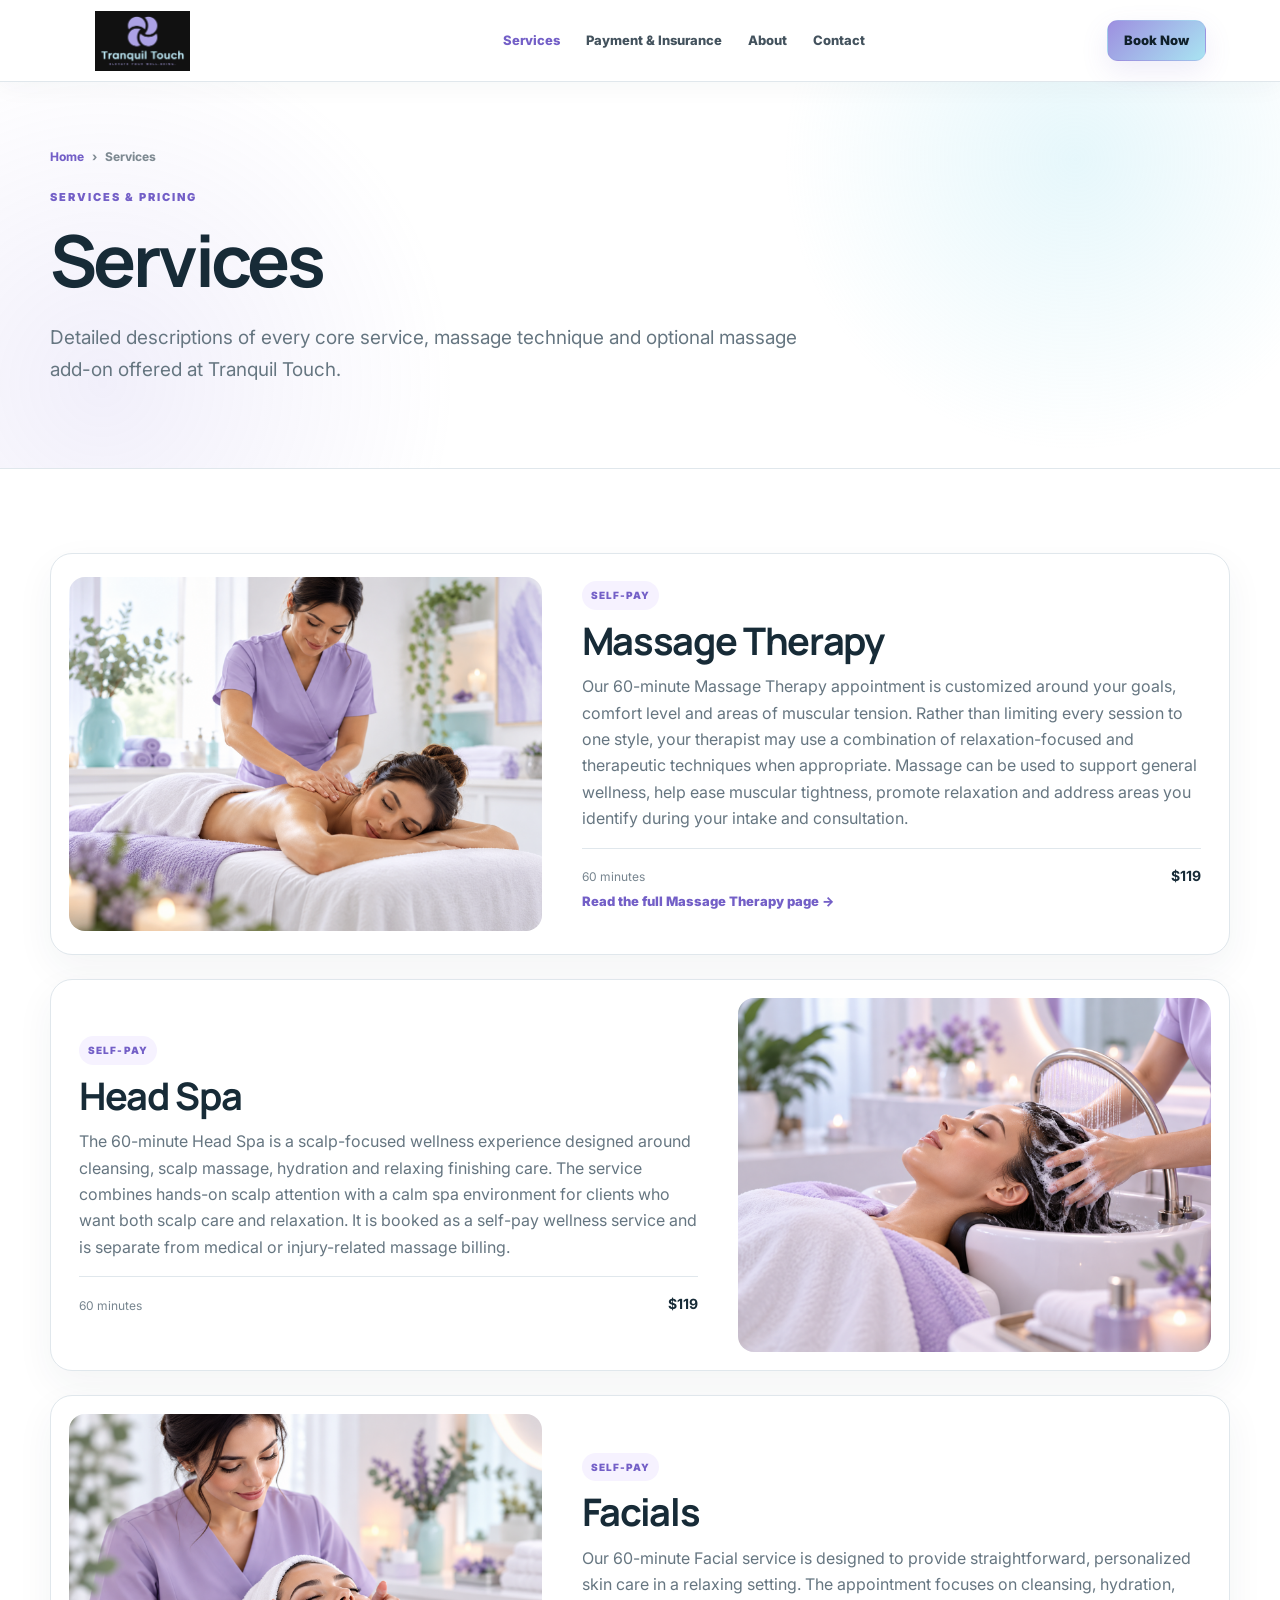
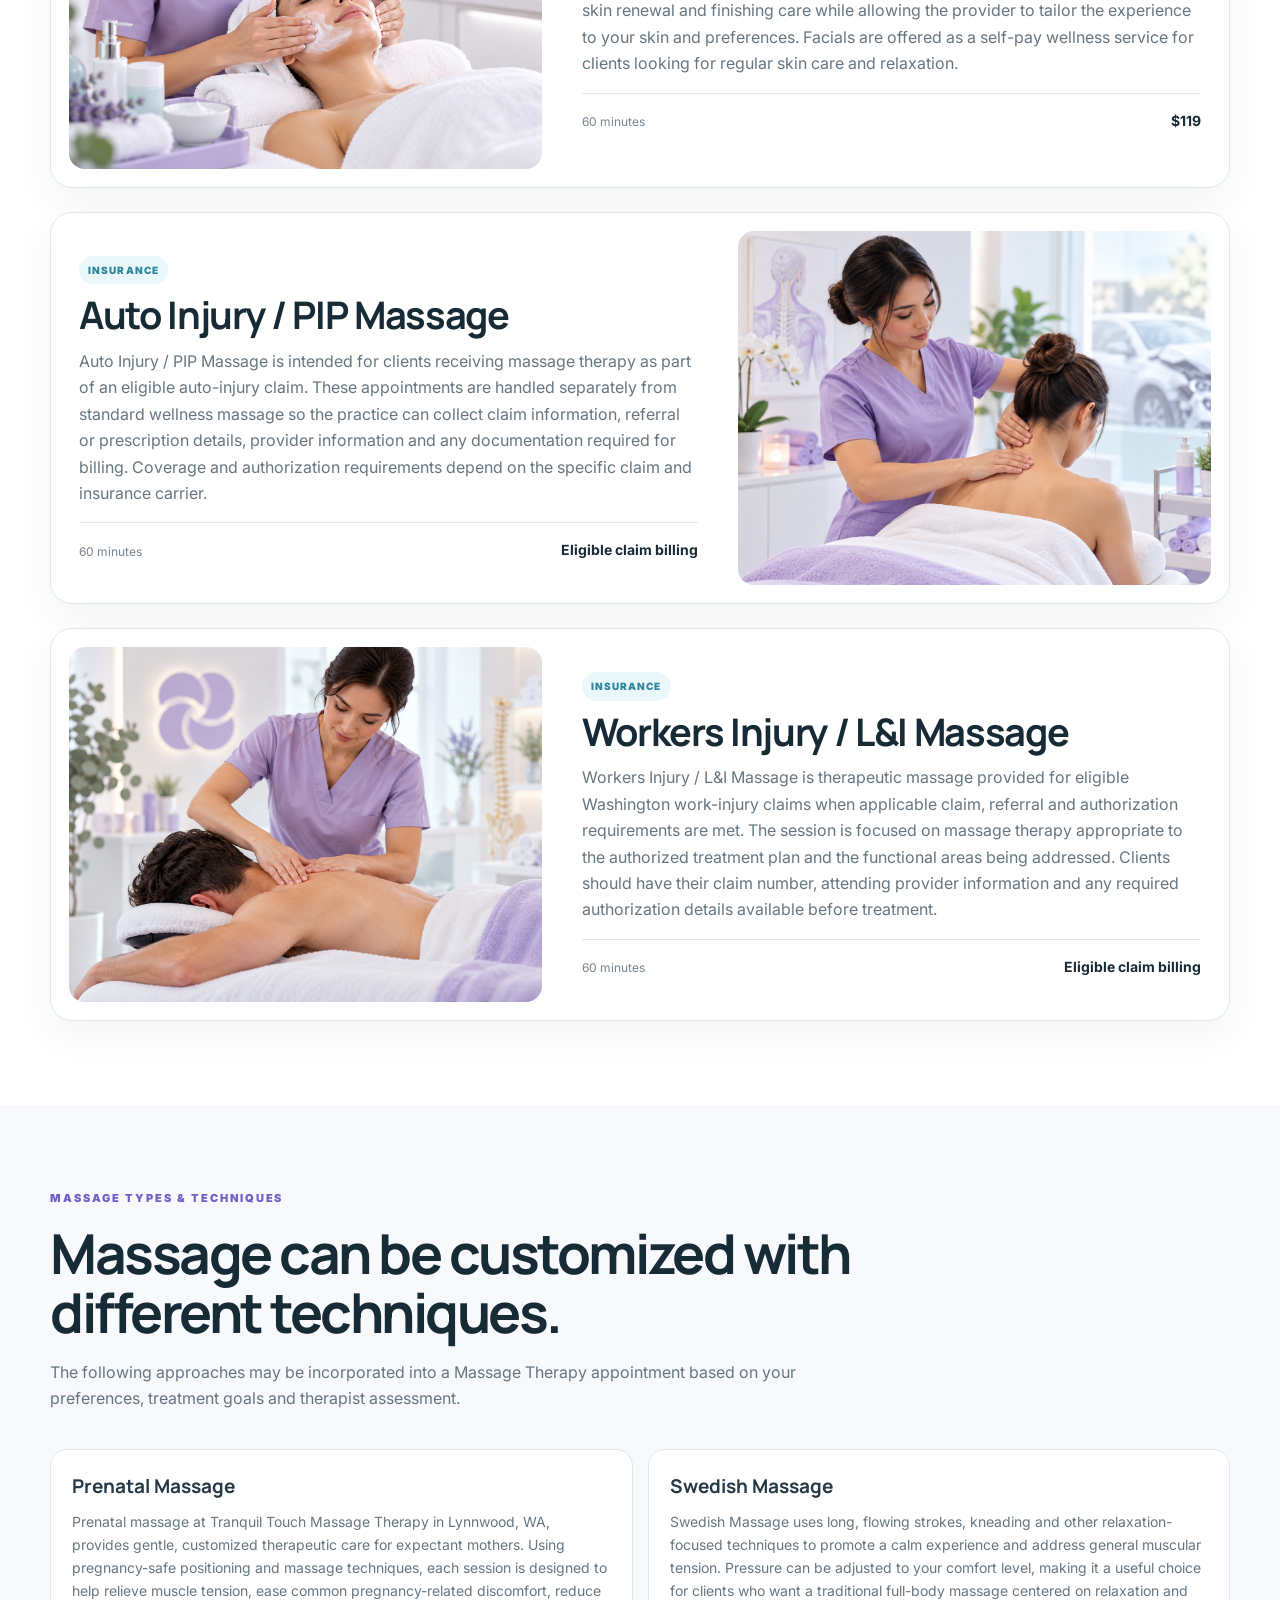
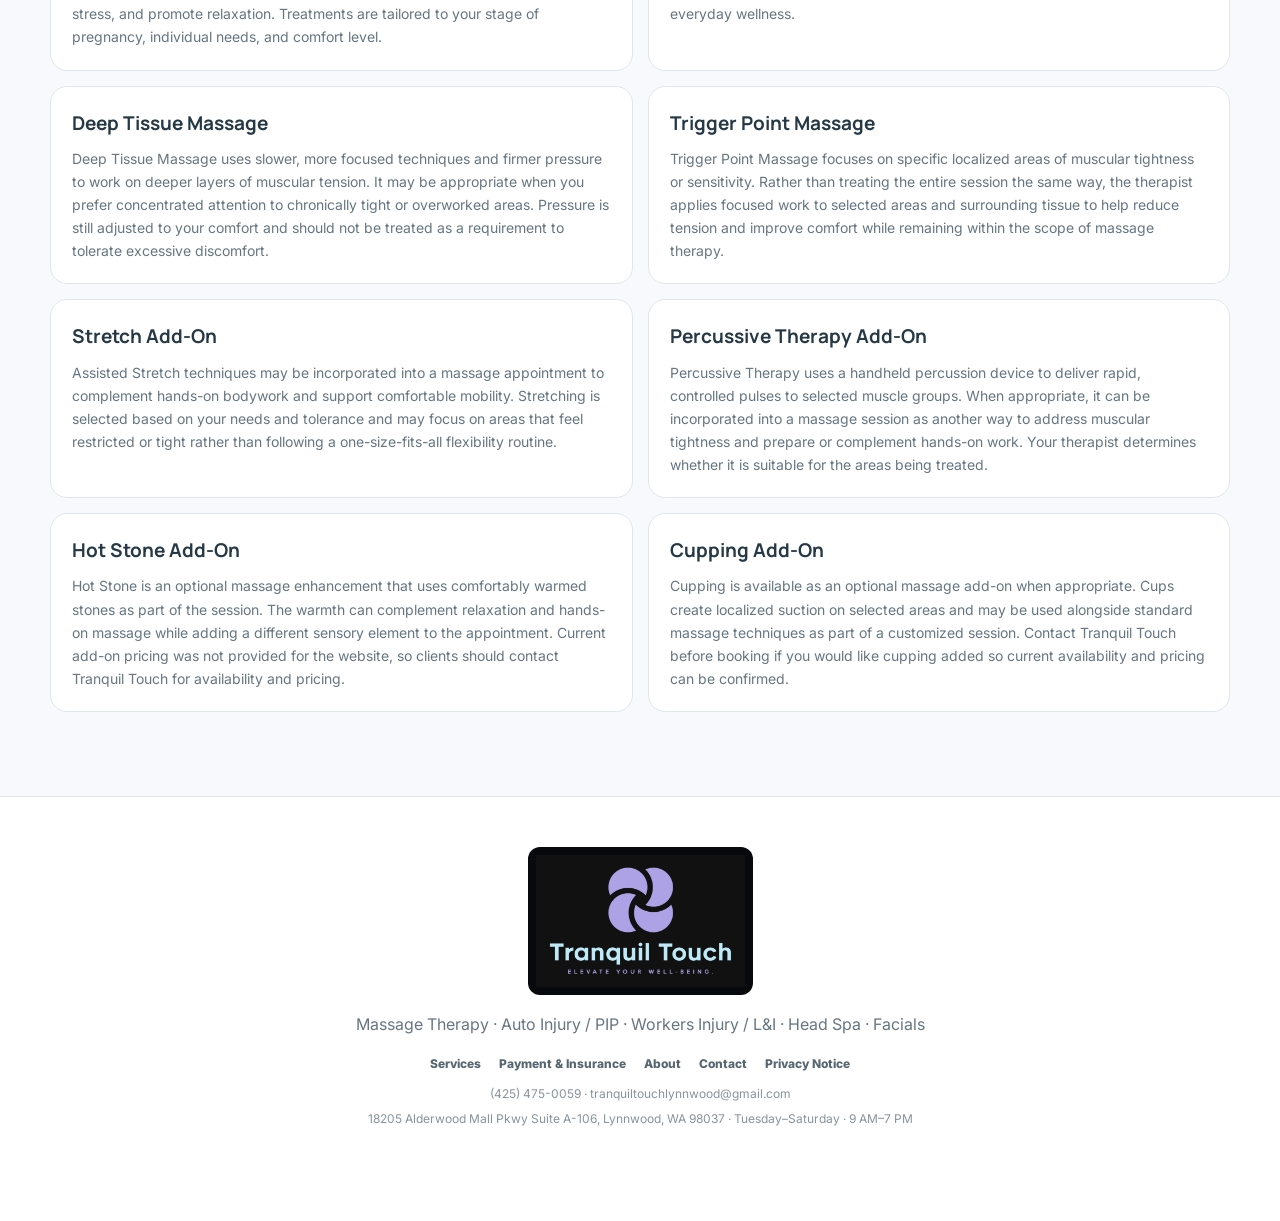
<file: services.html>
<!doctype html>
<html lang="en">
<head>
<meta charset="utf-8">
<meta name="viewport" content="width=device-width,initial-scale=1,viewport-fit=cover">
<title>Massage, Head Spa, Facial & Injury Services | Tranquil Touch Lynnwood</title>
<meta name="description" content="Explore Tranquil Touch services: Massage Therapy, Swedish, Deep Tissue, Trigger Point, Stretch, Percussive Therapy, Head Spa, Facials, PIP/L&I massage, Hot Stone and Cupping.">
<meta name="robots" content="index,follow,max-image-preview:large,max-snippet:-1">
<meta name="theme-color" content="#ffffff">
<link rel="canonical" href="https://tranquiltouchlynnwood.com/services.html">
<link rel="icon" href="favicon.png">
<link rel="preconnect" href="https://fonts.googleapis.com">
<link rel="preconnect" href="https://fonts.gstatic.com" crossorigin>
<link href="https://fonts.googleapis.com/css2?family=Inter:wght@400;500;600;700;800&family=Manrope:wght@600;700;800&display=swap" rel="stylesheet">
<link rel="stylesheet" href="styles.css">
<meta property="og:type" content="website">
<meta property="og:site_name" content="Tranquil Touch Massage">
<meta property="og:title" content="Massage, Head Spa, Facial & Injury Services | Tranquil Touch Lynnwood">
<meta property="og:description" content="Explore Tranquil Touch services: Massage Therapy, Swedish, Deep Tissue, Trigger Point, Stretch, Percussive Therapy, Head Spa, Facials, PIP/L&I massage, Hot Stone and Cupping.">
<meta property="og:url" content="https://tranquiltouchlynnwood.com/services.html">
<meta property="og:image" content="https://tranquiltouchlynnwood.com/massage-therapy-lynnwood.png">
<meta name="twitter:card" content="summary_large_image">
<meta name="twitter:title" content="Massage, Head Spa, Facial & Injury Services | Tranquil Touch Lynnwood">
<meta name="twitter:description" content="Explore Tranquil Touch services: Massage Therapy, Swedish, Deep Tissue, Trigger Point, Stretch, Percussive Therapy, Head Spa, Facials, PIP/L&I massage, Hot Stone and Cupping.">
<meta name="twitter:image" content="https://tranquiltouchlynnwood.com/massage-therapy-lynnwood.png">
<script type="application/ld+json">
{
  "@context": "https://schema.org",
  "@type": "BreadcrumbList",
  "itemListElement": [
    {
      "@type": "ListItem",
      "position": 1,
      "name": "Home",
      "item": "https://tranquiltouchlynnwood.com/"
    },
    {
      "@type": "ListItem",
      "position": 2,
      "name": "Services",
      "item": "https://tranquiltouchlynnwood.com/services.html"
    }
  ]
}
</script>
</head>
<body>

<a class="skip-link" href="#main">Skip to content</a>
<header class="site-header">
  <a class="brand" href="index.html" aria-label="Tranquil Touch Massage home">
    <img src="tranquil-touch-massage-lynnwood-logo.png" width="768" height="484" alt="Tranquil Touch Massage logo">
  </a>
  <nav class="desktop-nav" aria-label="Main navigation"><a href="services.html" aria-current="page">Services</a><a href="payment-insurance.html">Payment & Insurance</a><a href="about.html">About</a><a href="contact.html">Contact</a></nav>
  <a class="button button-small header-book" href="https://ttmassage.janeapp.com" target="_blank" rel="noopener">Book Now</a>
  <button class="menu" type="button" aria-label="Open navigation menu" aria-expanded="false"><span></span><span></span><span></span></button>
  <nav class="mobile-nav" aria-label="Mobile navigation"><a href="services.html" aria-current="page">Services</a><a href="payment-insurance.html">Payment & Insurance</a><a href="about.html">About</a><a href="contact.html">Contact</a><a class="mobile-nav-book" href="https://ttmassage.janeapp.com" target="_blank" rel="noopener">Book Now</a></nav>
</header>

<main id="main">

<section class="page-hero">
  <div class="container reveal">
    <nav class="breadcrumbs" aria-label="Breadcrumb"><a href="index.html">Home</a><span>›</span><span>Services</span></nav>
    <p class="eyebrow">SERVICES & PRICING</p>
    <h1>Services</h1>
    <p class="page-lead">Detailed descriptions of every core service, massage technique and optional massage add-on offered at Tranquil Touch.</p>
  </div>
</section>

<section class="section">
<div class="container service-list">

<article class="service-row reveal">
  <div class="service-image-wrap"><img src="massage-therapy-lynnwood.png" alt="Massage Therapy in Lynnwood Washington" decoding="async" loading="lazy"></div>
  <div class="service-copy">
    <span class="tag">SELF-PAY</span><h2>Massage Therapy</h2>
    <p>Our 60-minute Massage Therapy appointment is customized around your goals, comfort level and areas of muscular tension. Rather than limiting every session to one style, your therapist may use a combination of relaxation-focused and therapeutic techniques when appropriate. Massage can be used to support general wellness, help ease muscular tightness, promote relaxation and address areas you identify during your intake and consultation.</p>
    <div class="price"><span>60 minutes</span><strong>$119</strong></div>
    <p><a class="text-link" href="massage-therapy.html">Read the full Massage Therapy page →</a></p>
  </div>
</article>

<article class="service-row reverse reveal">
  <div class="service-image-wrap"><img src="head-spa-lynnwood.png" alt="Head Spa treatment in Lynnwood Washington" decoding="async" loading="lazy"></div>
  <div class="service-copy">
    <span class="tag">SELF-PAY</span><h2>Head Spa</h2>
    <p>The 60-minute Head Spa is a scalp-focused wellness experience designed around cleansing, scalp massage, hydration and relaxing finishing care. The service combines hands-on scalp attention with a calm spa environment for clients who want both scalp care and relaxation. It is booked as a self-pay wellness service and is separate from medical or injury-related massage billing.</p>
    <div class="price"><span>60 minutes</span><strong>$119</strong></div>
  </div>
</article>

<article class="service-row reveal">
  <div class="service-image-wrap"><img src="facial-treatment-lynnwood.png" alt="Facial treatment in Lynnwood Washington" decoding="async" loading="lazy"></div>
  <div class="service-copy">
    <span class="tag">SELF-PAY</span><h2>Facials</h2>
    <p>Our 60-minute Facial service is designed to provide straightforward, personalized skin care in a relaxing setting. The appointment focuses on cleansing, hydration, skin renewal and finishing care while allowing the provider to tailor the experience to your skin and preferences. Facials are offered as a self-pay wellness service for clients looking for regular skin care and relaxation.</p>
    <div class="price"><span>60 minutes</span><strong>$119</strong></div>
  </div>
</article>

<article class="service-row reverse reveal">
  <div class="service-image-wrap"><img src="auto-injury-pip-massage-lynnwood.png" alt="Auto Injury and PIP Massage in Lynnwood Washington" decoding="async" loading="lazy"></div>
  <div class="service-copy">
    <span class="tag insurance">INSURANCE</span><h2>Auto Injury / PIP Massage</h2>
    <p>Auto Injury / PIP Massage is intended for clients receiving massage therapy as part of an eligible auto-injury claim. These appointments are handled separately from standard wellness massage so the practice can collect claim information, referral or prescription details, provider information and any documentation required for billing. Coverage and authorization requirements depend on the specific claim and insurance carrier.</p>
    <div class="price"><span>60 minutes</span><strong>Eligible claim billing</strong></div>
  </div>
</article>

<article class="service-row reveal">
  <div class="service-image-wrap"><img src="workers-comp-li-massage-lynnwood.png" alt="Workers Compensation and L&I Massage in Lynnwood Washington" decoding="async" loading="lazy"></div>
  <div class="service-copy">
    <span class="tag insurance">INSURANCE</span><h2>Workers Injury / L&amp;I Massage</h2>
    <p>Workers Injury / L&amp;I Massage is therapeutic massage provided for eligible Washington work-injury claims when applicable claim, referral and authorization requirements are met. The session is focused on massage therapy appropriate to the authorized treatment plan and the functional areas being addressed. Clients should have their claim number, attending provider information and any required authorization details available before treatment.</p>
    <div class="price"><span>60 minutes</span><strong>Eligible claim billing</strong></div>
  </div>
</article>

</div>
</section>

<section class="section section-soft">
<div class="container">
  <div class="section-heading reveal"><p class="eyebrow">MASSAGE TYPES &amp; TECHNIQUES</p><h2>Massage can be customized with different techniques.</h2><p>The following approaches may be incorporated into a Massage Therapy appointment based on your preferences, treatment goals and therapist assessment.</p></div>
  <div class="technique-grid">
    
    <div class="technique reveal"><h3>Prenatal Massage</h3><p>Prenatal massage at Tranquil Touch Massage Therapy in Lynnwood, WA, provides gentle, customized therapeutic care for expectant mothers. Using pregnancy-safe positioning and massage techniques, each session is designed to help relieve muscle tension, ease common pregnancy-related discomfort, reduce stress, and promote relaxation. Treatments are tailored to your stage of pregnancy, individual needs, and comfort level.</p></div>
    <div class="technique reveal"><h3>Swedish Massage</h3><p>Swedish Massage uses long, flowing strokes, kneading and other relaxation-focused techniques to promote a calm experience and address general muscular tension. Pressure can be adjusted to your comfort level, making it a useful choice for clients who want a traditional full-body massage centered on relaxation and everyday wellness.</p></div>
    <div class="technique reveal"><h3>Deep Tissue Massage</h3><p>Deep Tissue Massage uses slower, more focused techniques and firmer pressure to work on deeper layers of muscular tension. It may be appropriate when you prefer concentrated attention to chronically tight or overworked areas. Pressure is still adjusted to your comfort and should not be treated as a requirement to tolerate excessive discomfort.</p></div>
    <div class="technique reveal"><h3>Trigger Point Massage</h3><p>Trigger Point Massage focuses on specific localized areas of muscular tightness or sensitivity. Rather than treating the entire session the same way, the therapist applies focused work to selected areas and surrounding tissue to help reduce tension and improve comfort while remaining within the scope of massage therapy.</p></div>
    <div class="technique reveal"><h3>Stretch Add-On</h3><p>Assisted Stretch techniques may be incorporated into a massage appointment to complement hands-on bodywork and support comfortable mobility. Stretching is selected based on your needs and tolerance and may focus on areas that feel restricted or tight rather than following a one-size-fits-all flexibility routine.</p></div>
    <div class="technique reveal"><h3>Percussive Therapy Add-On</h3><p>Percussive Therapy uses a handheld percussion device to deliver rapid, controlled pulses to selected muscle groups. When appropriate, it can be incorporated into a massage session as another way to address muscular tightness and prepare or complement hands-on work. Your therapist determines whether it is suitable for the areas being treated.</p></div>
    <div class="technique reveal"><h3>Hot Stone Add-On</h3><p>Hot Stone is an optional massage enhancement that uses comfortably warmed stones as part of the session. The warmth can complement relaxation and hands-on massage while adding a different sensory element to the appointment. Current add-on pricing was not provided for the website, so clients should contact Tranquil Touch for availability and pricing.</p></div>
    <div class="technique reveal"><h3>Cupping Add-On</h3><p>Cupping is available as an optional massage add-on when appropriate. Cups create localized suction on selected areas and may be used alongside standard massage techniques as part of a customized session. Contact Tranquil Touch before booking if you would like cupping added so current availability and pricing can be confirmed.</p></div>
  </div>
</div>
</section>
</main>

<footer class="footer">
  <div class="footer-logo"><img src="tranquil-touch-massage-lynnwood-logo.png" width="768" height="484" alt="Tranquil Touch Massage"></div>
  <p>Massage Therapy · Auto Injury / PIP · Workers Injury / L&amp;I · Head Spa · Facials</p>
  <nav class="footer-links" aria-label="Footer navigation"><a href="services.html">Services</a><a href="payment-insurance.html">Payment & Insurance</a><a href="about.html">About</a><a href="contact.html">Contact</a><a href="privacy.html">Privacy Notice</a></nav>
  <p class="footer-fine">(425) 475-0059 · tranquiltouchlynnwood@gmail.com</p>
  <p class="footer-fine">18205 Alderwood Mall Pkwy Suite A-106, Lynnwood, WA 98037 · Tuesday–Saturday · 9 AM–7 PM</p>
</footer>
<a class="mobile-book" href="https://ttmassage.janeapp.com" target="_blank" rel="noopener">Book Now</a>
<script src="script.js" defer></script>

</body></html>
</file>
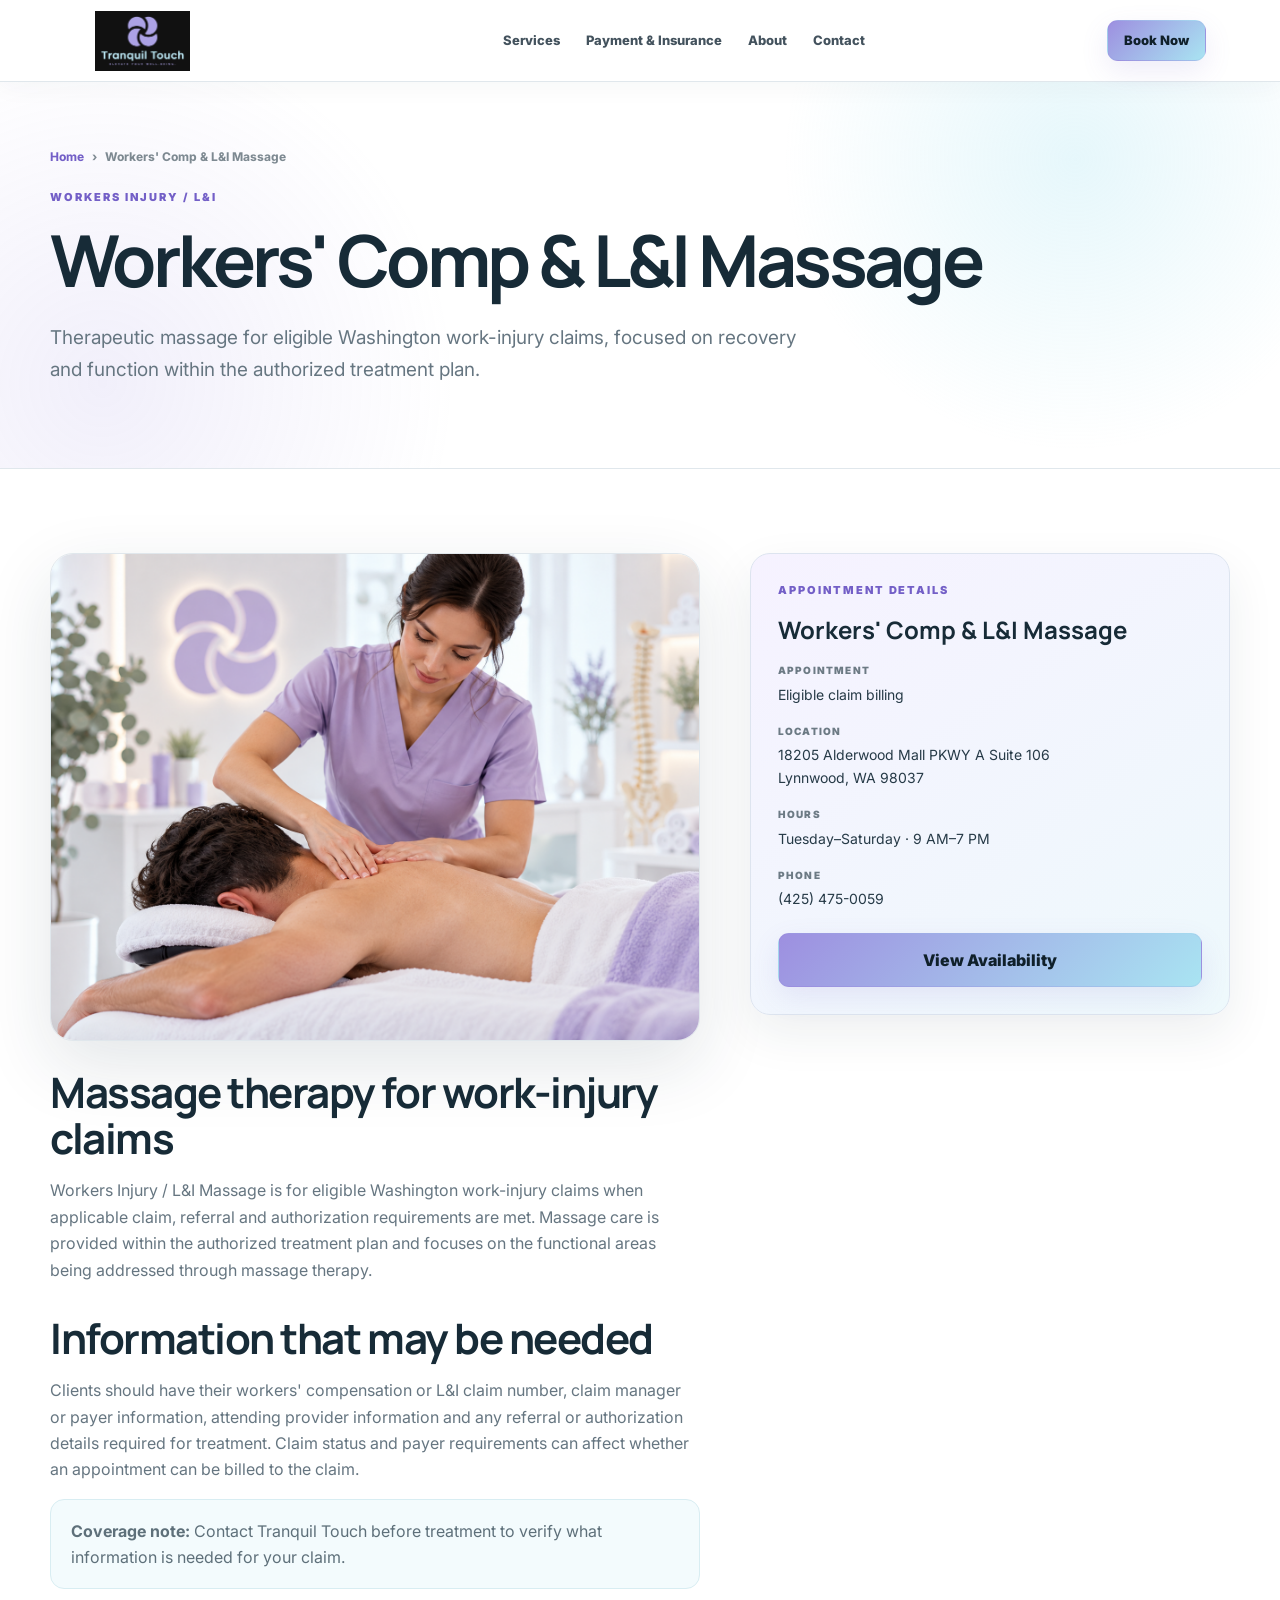
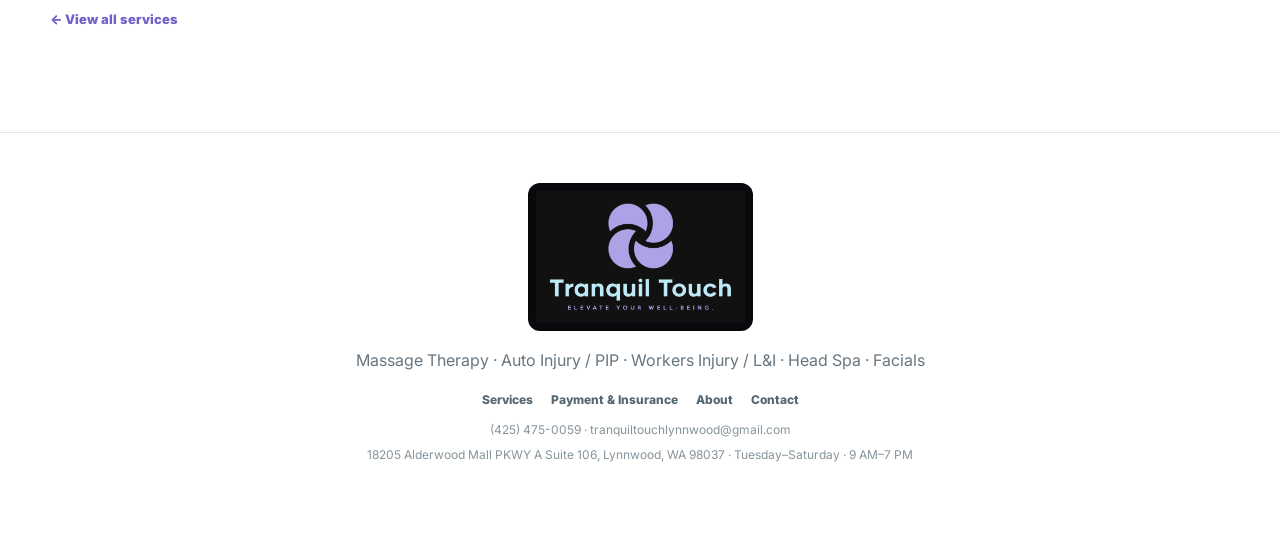
<file: workers-comp-massage.html>
<!doctype html>
<html lang="en">
<head>
<meta charset="utf-8">
<meta name="viewport" content="width=device-width,initial-scale=1,viewport-fit=cover">
<title>Workers' Comp & L&I Massage in Lynnwood, WA | Tranquil Touch</title>
<meta name="description" content="Therapeutic massage for eligible Washington work-injury claims, focused on recovery and function within the authorized treatment plan.">
<meta name="robots" content="index,follow,max-image-preview:large,max-snippet:-1">
<meta name="theme-color" content="#ffffff">
<link rel="canonical" href="https://tranquiltouchlynnwood.com/workers-comp-massage.html">
<link rel="icon" href="favicon.png">
<link rel="preconnect" href="https://fonts.googleapis.com">
<link rel="preconnect" href="https://fonts.gstatic.com" crossorigin>
<link href="https://fonts.googleapis.com/css2?family=Inter:wght@400;500;600;700;800&family=Manrope:wght@600;700;800&display=swap" rel="stylesheet">
<link rel="stylesheet" href="styles.css">
<meta property="og:type" content="website">
<meta property="og:site_name" content="Tranquil Touch Massage">
<meta property="og:title" content="Workers' Comp & L&I Massage in Lynnwood, WA | Tranquil Touch">
<meta property="og:description" content="Therapeutic massage for eligible Washington work-injury claims, focused on recovery and function within the authorized treatment plan.">
<meta property="og:url" content="https://tranquiltouchlynnwood.com/workers-comp-massage.html">
<meta property="og:image" content="https://tranquiltouchlynnwood.com/workers-comp-li-massage-lynnwood.png">
<meta name="twitter:card" content="summary_large_image">
<meta name="twitter:title" content="Workers' Comp & L&I Massage in Lynnwood, WA | Tranquil Touch">
<meta name="twitter:description" content="Therapeutic massage for eligible Washington work-injury claims, focused on recovery and function within the authorized treatment plan.">
<meta name="twitter:image" content="https://tranquiltouchlynnwood.com/workers-comp-li-massage-lynnwood.png">
<script type="application/ld+json">
{
  "@context": "https://schema.org",
  "@type": "BreadcrumbList",
  "itemListElement": [
    {
      "@type": "ListItem",
      "position": 1,
      "name": "Home",
      "item": "https://tranquiltouchlynnwood.com/"
    },
    {
      "@type": "ListItem",
      "position": 2,
      "name": "Workers' Comp & L&I Massage",
      "item": "https://tranquiltouchlynnwood.com/workers-comp-massage.html"
    }
  ]
}
</script>
</head>
<body>
<a class="skip-link" href="#main">Skip to content</a>
<header class="site-header">
  <a class="brand" href="index.html" aria-label="Tranquil Touch Massage home">
    <img src="tranquil-touch-massage-lynnwood-logo.png" width="768" height="484" alt="Tranquil Touch Massage logo">
  </a>
  <nav class="desktop-nav" aria-label="Main navigation"><a href="services.html">Services</a><a href="payment-insurance.html">Payment & Insurance</a><a href="about.html">About</a><a href="contact.html">Contact</a></nav>
  <a class="button button-small header-book" href="https://ttmassage.janeapp.com" target="_blank" rel="noopener">Book Now</a>
  <button class="menu" type="button" aria-label="Open navigation menu" aria-expanded="false"><span></span><span></span><span></span></button>
  <nav class="mobile-nav" aria-label="Mobile navigation"><a href="services.html">Services</a><a href="payment-insurance.html">Payment & Insurance</a><a href="about.html">About</a><a href="contact.html">Contact</a><a class="mobile-nav-book" href="https://ttmassage.janeapp.com" target="_blank" rel="noopener">Book Now</a></nav>
</header>
<main id="main">
<section class="page-hero">
  <div class="container reveal">
    <nav class="breadcrumbs" aria-label="Breadcrumb"><a href="index.html">Home</a><span>›</span><span>Workers' Comp & L&I Massage</span></nav>
    <p class="eyebrow">WORKERS INJURY / L&I</p>
    <h1>Workers' Comp & L&I Massage</h1>
    <p class="page-lead">Therapeutic massage for eligible Washington work-injury claims, focused on recovery and function within the authorized treatment plan.</p>
  </div>
</section>

<section class="section"><div class="container detail-grid"><article class="content reveal"><div class="page-photo" style="margin-bottom:28px"><img src="workers-comp-li-massage-lynnwood.png" alt="Workers' Comp & L&I Massage at Tranquil Touch Massage in Lynnwood" decoding="async" loading="lazy"></div><h2>Massage therapy for work-injury claims</h2><p>Workers Injury / L&amp;I Massage is for eligible Washington work-injury claims when applicable claim, referral and authorization requirements are met. Massage care is provided within the authorized treatment plan and focuses on the functional areas being addressed through massage therapy.</p><h2>Information that may be needed</h2><p>Clients should have their workers' compensation or L&amp;I claim number, claim manager or payer information, attending provider information and any referral or authorization details required for treatment. Claim status and payer requirements can affect whether an appointment can be billed to the claim.</p><div class='notice'><strong>Coverage note:</strong> Contact Tranquil Touch before treatment to verify what information is needed for your claim.</div><p><a class="text-link" href="services.html">← View all services</a></p></article>
<aside class="side-card reveal"><p class="eyebrow">APPOINTMENT DETAILS</p><h2>Workers' Comp & L&I Massage</h2><dl><dt>Appointment</dt><dd>Eligible claim billing</dd><dt>Location</dt><dd>18205 Alderwood Mall PKWY A Suite 106<br>Lynnwood, WA 98037</dd><dt>Hours</dt><dd>Tuesday–Saturday · 9 AM–7 PM</dd><dt>Phone</dt><dd>(425) 475-0059</dd></dl><a class="button" href="https://ttmassage.janeapp.com" target="_blank" rel="noopener">View Availability</a></aside></div></section>
</main>
<footer class="footer">
  <div class="footer-logo"><img src="tranquil-touch-massage-lynnwood-logo.png" width="768" height="484" alt="Tranquil Touch Massage"></div>
  <p>Massage Therapy · Auto Injury / PIP · Workers Injury / L&amp;I · Head Spa · Facials</p>
  <nav class="footer-links" aria-label="Footer navigation"><a href="services.html">Services</a><a href="payment-insurance.html">Payment & Insurance</a><a href="about.html">About</a><a href="contact.html">Contact</a></nav>
  <p class="footer-fine">(425) 475-0059 · tranquiltouchlynnwood@gmail.com</p>
  <p class="footer-fine">18205 Alderwood Mall PKWY A Suite 106, Lynnwood, WA 98037 · Tuesday–Saturday · 9 AM–7 PM</p>
</footer>
<a class="mobile-book" href="https://ttmassage.janeapp.com" target="_blank" rel="noopener">Book Now</a>
<script src="script.js" defer></script>
</body></html>
</file>
<file: styles.css>
:root{
  --bg:#ffffff;
  --surface:#f8f9fc;
  --surface-lav:#f6f2ff;
  --surface-blue:#eef9fc;
  --ink:#17232d;
  --muted:#667681;
  --line:#e0e7ec;
  --lav:#9d8fe0;
  --lav-deep:#735fc7;
  --ice:#a9e4f2;
  --ice-deep:#3f99ad;
  --navy:#172b37;
  --shadow:0 18px 48px rgba(28,50,66,.08);
  --shadow-lg:0 24px 70px rgba(28,50,66,.12);
  --max:1180px;
}
*{box-sizing:border-box}
html{scroll-behavior:smooth;-webkit-text-size-adjust:100%}
body{margin:0;background:var(--bg);color:var(--ink);font-family:Inter,system-ui,-apple-system,BlinkMacSystemFont,"Segoe UI",sans-serif;line-height:1.65;-webkit-font-smoothing:antialiased;overflow-x:hidden}
a{color:inherit;text-decoration:none}
img{display:block;max-width:100%;height:auto}
button{font:inherit}
.container{width:min(var(--max),calc(100% - 40px));margin-inline:auto}
.skip-link{position:absolute;left:-9999px}
.skip-link:focus{left:16px;top:16px;z-index:1000;background:#fff;padding:10px 14px;border-radius:10px;box-shadow:var(--shadow)}

.site-header{
  min-height:82px;position:sticky;top:0;z-index:100;
  display:grid;grid-template-columns:210px 1fr auto auto;align-items:center;gap:24px;
  padding:0 max(20px,calc((100vw - var(--max))/2));
  background:rgba(255,255,255,.96);backdrop-filter:blur(16px);
  border-bottom:1px solid var(--line);box-shadow:0 5px 24px rgba(28,50,66,.04)
}
.brand img{width:185px;height:60px;object-fit:contain;border-radius:9px}
.desktop-nav{display:flex;justify-content:center;gap:26px}
.desktop-nav a{font-size:13px;font-weight:800;color:#43525d}
.desktop-nav a:hover,.desktop-nav a[aria-current="page"]{color:var(--lav-deep)}
.button{
  display:inline-flex;align-items:center;justify-content:center;gap:9px;
  padding:13px 20px;border-radius:11px;
  background:linear-gradient(135deg,var(--lav),var(--ice));
  color:#10202a;font-weight:850;border:1px solid rgba(117,100,201,.08);
  box-shadow:0 10px 28px rgba(117,100,201,.12);transition:.2s
}
.button:hover{transform:translateY(-2px);box-shadow:0 14px 34px rgba(117,100,201,.18)}
.button-small{padding:9px 16px;font-size:13px}
.header-book{justify-self:end}
.button-secondary{
  display:inline-flex;align-items:center;justify-content:center;
  padding:12px 19px;border-radius:11px;border:1px solid #cfdbe2;background:#fff;
  color:#2d414e;font-weight:800
}
.button-secondary:hover{border-color:var(--lav);color:var(--lav-deep)}
.menu{display:none;border:0;background:transparent;padding:8px 4px;cursor:pointer;justify-self:end}
.menu span{display:block;width:27px;height:2px;background:#243845;margin:5px 0;border-radius:3px}
.mobile-nav{display:none}

.hero,.page-hero{
  background:
    radial-gradient(circle at 84% 20%,rgba(169,228,242,.29),transparent 26%),
    radial-gradient(circle at 8% 78%,rgba(157,143,224,.14),transparent 29%),
    #fff;
  border-bottom:1px solid var(--line)
}
.hero{padding:86px 0 90px}
.hero-grid{display:grid;grid-template-columns:minmax(0,1.03fr) minmax(340px,.97fr);gap:6vw;align-items:center}
.eyebrow{margin:0 0 17px;font-size:11px;font-weight:900;letter-spacing:.18em;text-transform:uppercase;color:var(--lav-deep)}
h1,h2,h3{font-family:Manrope,Inter,sans-serif}
.hero h1,.page-hero h1{margin:0;color:var(--navy);letter-spacing:-.05em;line-height:1.04}
.hero h1{font-size:clamp(49px,6vw,84px)}
.hero h1 span{background:linear-gradient(90deg,var(--lav-deep),var(--ice-deep));-webkit-background-clip:text;background-clip:text;color:transparent}
.hero-lead,.page-lead{font-size:clamp(16px,1.7vw,19px);color:var(--muted);max-width:760px;margin:25px 0}
.hero-actions{display:flex;flex-wrap:wrap;gap:11px}
.hero-trust{display:flex;flex-wrap:wrap;gap:10px;margin-top:28px}
.hero-trust span{font-size:12px;font-weight:750;color:#53636d;padding:8px 11px;border:1px solid #dceaf0;border-radius:999px;background:#f8fcfd}

.hero-photo,.page-photo{
  overflow:hidden;background:#fff;border:1px solid var(--line);border-radius:23px;box-shadow:var(--shadow-lg)
}
.hero-photo{padding:12px}
.hero-photo img{width:100%;aspect-ratio:4/3;object-fit:cover;border-radius:16px}
.page-photo img{width:100%;height:auto;object-fit:cover}

.page-hero{padding:65px 0 58px}
.page-hero h1{font-size:clamp(42px,5.6vw,72px);max-width:980px}
.breadcrumbs{display:flex;flex-wrap:wrap;gap:8px;margin-bottom:21px;font-size:12px;font-weight:750;color:#7d8991}
.breadcrumbs a{color:var(--lav-deep)}

.section{padding:84px 0}
.section-soft{background:var(--surface)}
.section-gradient{background:linear-gradient(135deg,#f8f5ff 0%,#eff9fc 100%);border-block:1px solid #e3e9ef}
.section-heading{max-width:860px;margin-bottom:37px}
.section-heading h2{margin:0;color:var(--navy);font-size:clamp(34px,4.3vw,58px);letter-spacing:-.045em;line-height:1.08}
.section-heading p:last-child{color:var(--muted);font-size:16px;max-width:780px}

.home-grid{display:grid;grid-template-columns:repeat(3,minmax(0,1fr));gap:18px}
.home-card{background:#fff;border:1px solid var(--line);border-radius:20px;padding:27px;box-shadow:0 14px 38px rgba(28,50,66,.055);display:flex;flex-direction:column}
.home-card h3{margin:0 0 8px;color:#203440;font-size:21px;letter-spacing:-.025em}
.home-card p{color:var(--muted);font-size:14px;flex:1}
.text-link{font-weight:850;color:var(--lav-deep);font-size:13px}
.text-link:hover{text-decoration:underline}

.service-list{display:grid;gap:24px}
.service-row{
  display:grid;grid-template-columns:minmax(260px,.85fr) minmax(0,1.15fr);
  gap:30px;align-items:center;background:#fff;border:1px solid var(--line);
  border-radius:22px;padding:18px;box-shadow:0 14px 38px rgba(28,50,66,.055)
}
.service-row.reverse{grid-template-columns:minmax(0,1.15fr) minmax(260px,.85fr)}
.service-row.reverse .service-image-wrap{order:2}
.service-row.reverse .service-copy{order:1}
.service-image-wrap{overflow:hidden;border-radius:16px;background:#eef4f7}
.service-image-wrap img{width:100%;aspect-ratio:4/3;object-fit:cover}
.service-copy{padding:8px 10px}
.tag{display:inline-block;margin-bottom:9px;padding:6px 9px;border-radius:999px;background:var(--surface-lav);color:var(--lav-deep);font-size:10px;font-weight:900;letter-spacing:.11em}
.tag.insurance{background:#eaf8fb;color:#2f879b}
.service-copy h2{margin:0 0 12px;color:var(--navy);font-size:clamp(26px,3vw,38px);letter-spacing:-.035em;line-height:1.12}
.service-copy p{color:var(--muted);margin:0 0 15px}
.price{display:flex;justify-content:space-between;gap:16px;align-items:end;border-top:1px solid var(--line);padding-top:15px;margin-top:16px}
.price span{font-size:12px;color:#77858f}
.price strong{font-size:14px;color:var(--navy);text-align:right}

.detail-grid{display:grid;grid-template-columns:minmax(0,1.15fr) minmax(290px,.85fr);gap:50px;align-items:start}
.content h2{margin:32px 0 11px;color:var(--navy);font-size:clamp(27px,3.5vw,42px);letter-spacing:-.035em;line-height:1.1}
.content h2:first-of-type{margin-top:0}
.content h3{margin:25px 0 8px;color:#253945;font-size:21px}
.content p,.content li{color:var(--muted)}
.content ul{padding-left:21px}
.content li{margin:7px 0}
.service-description{
  background:#fff;border:1px solid var(--line);border-radius:17px;padding:21px;margin:16px 0
}
.service-description h3{margin-top:0}
.notice{padding:18px 20px;background:#f3fbfd;border:1px solid #d8edf2;border-radius:14px;color:#5e707a}
.side-card{
  position:sticky;top:104px;padding:27px;
  background:linear-gradient(145deg,var(--surface-lav),var(--surface-blue));
  border:1px solid #dde4ef;border-radius:20px;box-shadow:var(--shadow)
}
.side-card h2{margin:0 0 16px;color:var(--navy);font-size:24px;line-height:1.2}
.side-card dl{margin:0}
.side-card dt{margin-top:17px;font-size:10px;font-weight:900;letter-spacing:.12em;text-transform:uppercase;color:#6c7a84}
.side-card dd{margin:4px 0 0;color:#263a47;font-size:14px;overflow-wrap:anywhere}
.side-card .button{width:100%;margin-top:22px}

.technique-grid{display:grid;grid-template-columns:repeat(2,minmax(0,1fr));gap:15px}
.technique{padding:21px;background:#fff;border:1px solid var(--line);border-radius:17px}
.technique h3{margin:0 0 8px;font-size:19px;color:#253845}
.technique p{margin:0;color:var(--muted);font-size:14px}

.payment-grid,.contact-grid,.about-grid{display:grid;grid-template-columns:minmax(0,1fr) minmax(320px,1fr);gap:38px;align-items:start}
.payment-card,.contact-card,.about-card{background:#fff;border:1px solid var(--line);border-radius:22px;padding:29px;box-shadow:var(--shadow)}
.payment-card h2,.contact-card h2,.about-card h2{margin-top:0;color:var(--navy);font-size:clamp(29px,3.7vw,45px);letter-spacing:-.04em;line-height:1.1}
.payment-card p,.contact-card p,.about-card p{color:var(--muted)}
.payment-methods{display:flex;flex-wrap:wrap;gap:9px}
.payment-methods span{padding:9px 12px;border:1px solid #d6e2e8;border-radius:999px;background:#fff;font-size:12px;font-weight:800;color:#354955}

.contact-list{display:grid;gap:1px;margin-top:24px;background:var(--line);border:1px solid var(--line);border-radius:14px;overflow:hidden}
.contact-list a,.contact-list div{background:#fff;padding:17px}
.contact-list span{display:block;font-size:10px;font-weight:850;letter-spacing:.12em;text-transform:uppercase;color:#80909a}
.contact-list strong{display:block;margin-top:4px;font-size:14px;color:#263a47;overflow-wrap:anywhere}
.map-wrap{position:relative;width:100%;height:clamp(360px,44vw,510px);overflow:hidden;border:1px solid var(--line);border-radius:22px;background:#eef4f7;box-shadow:var(--shadow)}
.map-wrap iframe{position:absolute;inset:0;width:100%;height:100%;border:0;display:block}

.footer{text-align:center;padding:50px 20px 88px;background:#fff;border-top:1px solid var(--line);color:#677680}
.footer-logo{width:225px;margin:0 auto 16px;padding:8px;background:#08090d;border-radius:12px}
.footer-logo img{width:100%}
.footer-links{display:flex;flex-wrap:wrap;justify-content:center;gap:8px 18px;margin:17px auto 10px;max-width:900px}
.footer-links a{font-size:12px;font-weight:800;color:#566772}
.footer-links a:hover{color:var(--lav-deep)}
.footer-fine{font-size:12px;color:#87949c;margin:5px}
.mobile-book{display:none}

.reveal{opacity:1;transform:none}
.js .reveal{opacity:0;transform:translateY(14px);transition:opacity .5s ease,transform .5s ease}
.js .reveal.show{opacity:1;transform:none}

@media(max-width:1040px){
  .site-header{grid-template-columns:190px 1fr auto}
  .desktop-nav,.header-book{display:none}
  .menu{display:block}
  .mobile-nav{display:none;position:absolute;top:82px;left:0;right:0;background:#fff;padding:17px 22px 23px;border-bottom:1px solid var(--line);box-shadow:0 14px 28px rgba(28,50,66,.08);flex-direction:column;gap:5px}
  .site-header.open .mobile-nav{display:flex}
  .mobile-nav a{padding:11px 4px;font-size:14px;font-weight:800;color:#344955}
  .mobile-nav-book{margin-top:7px;text-align:center;border-radius:10px;background:linear-gradient(135deg,var(--lav),var(--ice));color:#12232d!important}
  .hero-grid{grid-template-columns:1fr;gap:38px}
  .hero-photo{max-width:760px}
  .home-grid{grid-template-columns:repeat(2,minmax(0,1fr))}
  .detail-grid,.payment-grid,.contact-grid,.about-grid{grid-template-columns:1fr}
  .side-card{position:static}
}
@media(max-width:720px){
  .container{width:min(var(--max),calc(100% - 32px))}
  .site-header{min-height:72px;padding:0 16px;grid-template-columns:auto 1fr auto}
  .brand img{width:145px;height:50px}
  .mobile-nav{top:72px}
  .hero{padding:55px 0 60px}
  .hero h1{font-size:clamp(41px,13vw,57px)}
  .page-hero{padding:50px 0 44px}
  .page-hero h1{font-size:clamp(37px,12vw,54px)}
  .section{padding:61px 0}
  .home-grid,.technique-grid{grid-template-columns:1fr}
  .service-row,.service-row.reverse{grid-template-columns:1fr;gap:18px}
  .service-row.reverse .service-image-wrap,.service-row.reverse .service-copy{order:initial}
  .service-row{padding:12px}
  .service-copy{padding:8px 7px 12px}
  .map-wrap{height:clamp(310px,88vw,395px);border-radius:17px}
  .mobile-book{display:block;position:fixed;left:14px;right:14px;bottom:max(12px,env(safe-area-inset-bottom));z-index:120;padding:14px;text-align:center;border-radius:11px;background:linear-gradient(135deg,var(--lav),var(--ice));color:#10212b;font-weight:900;box-shadow:0 12px 30px rgba(28,50,66,.2)}
  .footer{padding-bottom:100px}
}
@media(max-width:430px){
  .container{width:calc(100% - 26px)}
  .hero h1{font-size:clamp(38px,12.5vw,50px)}
  .section-heading h2{font-size:clamp(30px,10vw,42px)}
  .button,.button-secondary{width:100%}
  .hero-actions{display:grid}
}
@media(prefers-reduced-motion:reduce){
  html{scroll-behavior:auto}
  .js .reveal{opacity:1;transform:none;transition:none}
}
</file>
